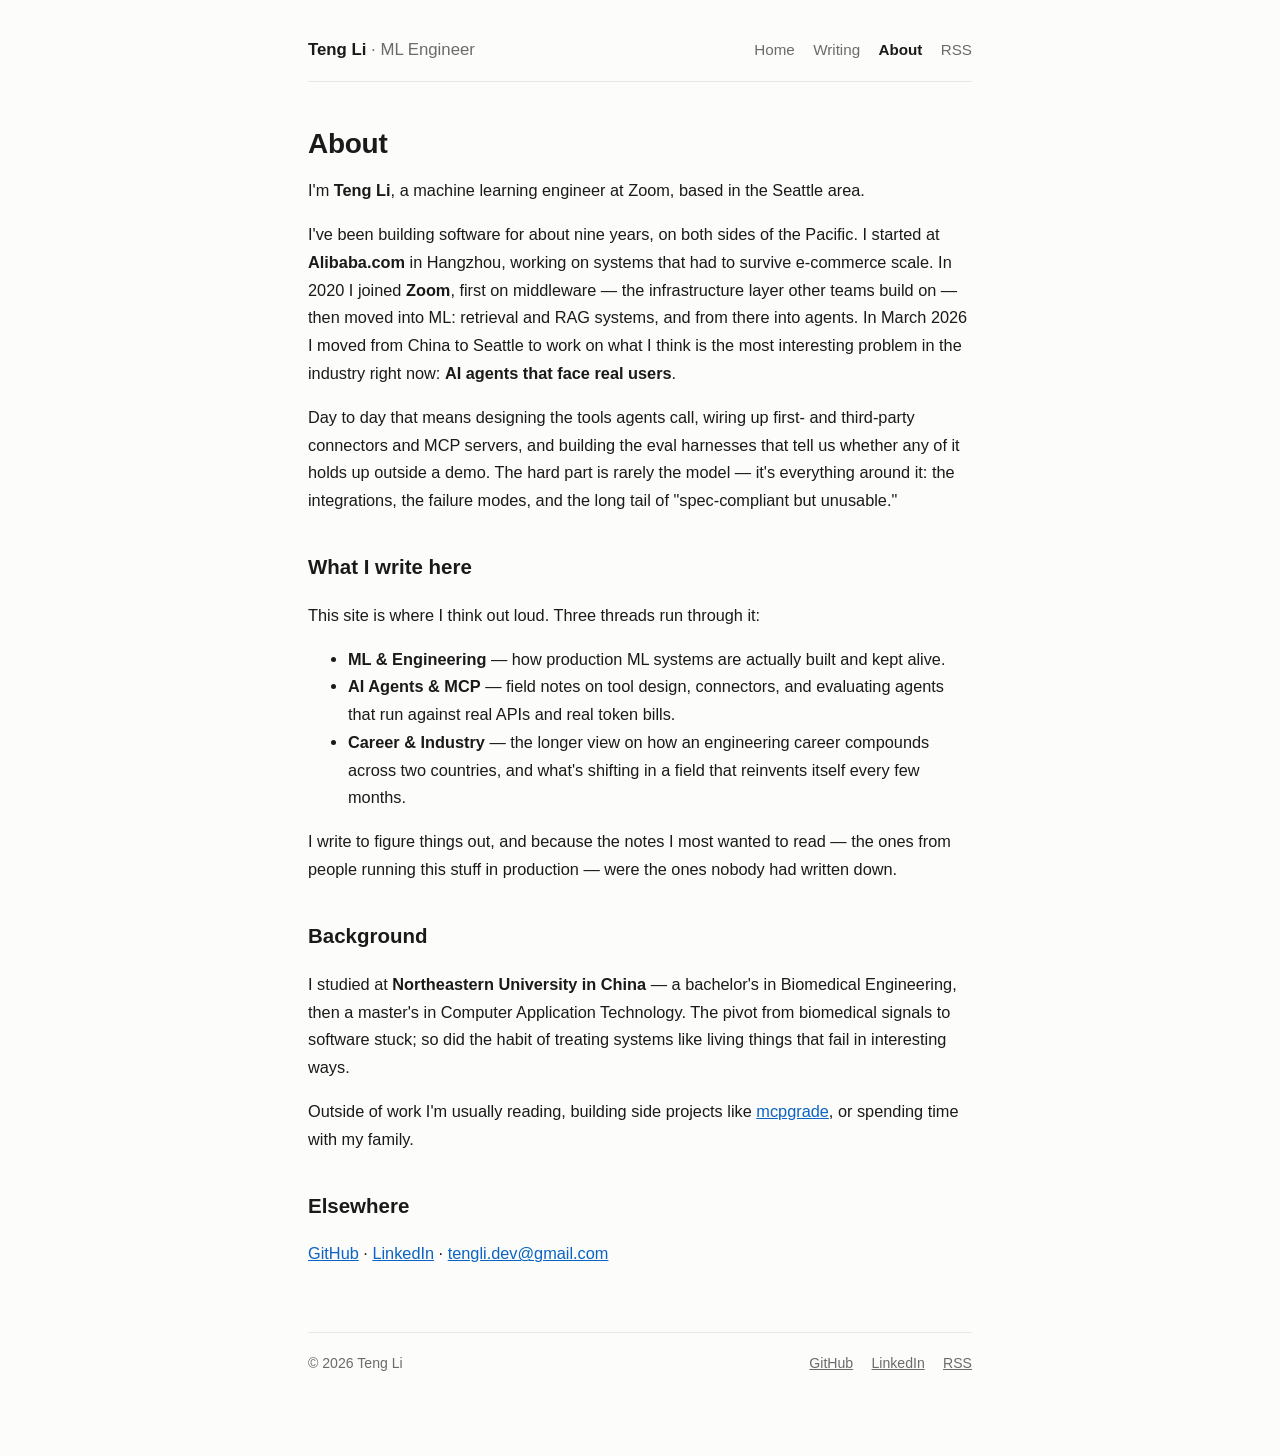
<file: about.html>
<!doctype html>
<html lang="en">
<head>
<meta charset="utf-8">
<meta name="viewport" content="width=device-width, initial-scale=1">
<title>About · Teng Li</title>
<meta name="description" content="About Teng Li — ML engineer in Seattle.">
<meta property="og:title" content="About · Teng Li">
<meta property="og:description" content="About Teng Li — ML engineer in Seattle.">
<meta property="og:image" content="https://tengli.dev/og-card.png">
<meta property="og:type" content="article">
<meta name="twitter:card" content="summary_large_image">
<meta name="twitter:image" content="https://tengli.dev/og-card.png">
<link rel="icon" href="/favicon.svg" type="image/svg+xml">
<link rel="icon" href="/favicon-32.png" type="image/png" sizes="32x32">
<link rel="apple-touch-icon" href="/apple-touch-icon.png">
<link rel="stylesheet" href="/style.css">
<link rel="alternate" type="application/rss+xml" title="Teng Li" href="/feed.xml">
<script type="module" src="https://static.cloudflareinsights.com/beacon.min.js" data-cf-beacon='{"token": "defe20d26eeb449a922ccc8369be85c0"}'></script>
</head>
<body>
<main>
<header class="site">
  <a class="name" href="/">Teng Li <span>· ML Engineer</span></a>
  <nav><a href="/">Home</a><a href="/writing.html">Writing</a><a href="/about.html" class="on">About</a><a href="/feed.xml">RSS</a></nav>
</header>
<div class="prose"><h1>About</h1>
<p>I&#39;m <strong>Teng Li</strong>, a machine learning engineer at Zoom, based in the Seattle area.</p>
<p>I&#39;ve been building software for about nine years, on both sides of the Pacific.
I started at <strong>Alibaba.com</strong> in Hangzhou, working on systems that had to survive
e-commerce scale. In 2020 I joined <strong>Zoom</strong>, first on middleware — the
infrastructure layer other teams build on — then moved into ML: retrieval and
RAG systems, and from there into agents. In March 2026 I moved from China to
Seattle to work on what I think is the most interesting problem in the industry
right now: <strong>AI agents that face real users</strong>.</p>
<p>Day to day that means designing the tools agents call, wiring up first- and
third-party connectors and MCP servers, and building the eval harnesses that
tell us whether any of it holds up outside a demo. The hard part is rarely the
model — it&#39;s everything around it: the integrations, the failure modes, and the
long tail of &quot;spec-compliant but unusable.&quot;</p>
<h2>What I write here</h2>
<p>This site is where I think out loud. Three threads run through it:</p>
<ul>
<li><strong>ML &amp; Engineering</strong> — how production ML systems are actually built and kept alive.</li>
<li><strong>AI Agents &amp; MCP</strong> — field notes on tool design, connectors, and evaluating agents
that run against real APIs and real token bills.</li>
<li><strong>Career &amp; Industry</strong> — the longer view on how an engineering career compounds
across two countries, and what&#39;s shifting in a field that reinvents itself every
few months.</li>
</ul>
<p>I write to figure things out, and because the notes I most wanted to read — the
ones from people running this stuff in production — were the ones nobody had
written down.</p>
<h2>Background</h2>
<p>I studied at <strong>Northeastern University in China</strong> — a bachelor&#39;s in Biomedical
Engineering, then a master&#39;s in Computer Application Technology. The pivot from
biomedical signals to software stuck; so did the habit of treating systems like
living things that fail in interesting ways.</p>
<p>Outside of work I&#39;m usually reading, building side projects like
<a href="https://github.com/tenglidev/mcpgrade">mcpgrade</a>, or spending time with my family.</p>
<h2>Elsewhere</h2>
<p><a href="https://github.com/tenglidev">GitHub</a> ·
<a href="https://www.linkedin.com/in/teng-li-dev/">LinkedIn</a> ·
<a href="mailto:tengli.dev@gmail.com">tengli.dev@gmail.com</a></p>
</div>
<footer class="site">
  <span>© 2026 Teng Li</span>
  <span class="foot-links">
    <a href="https://github.com/tenglidev">GitHub</a>
    <a href="https://www.linkedin.com/in/teng-li-dev/">LinkedIn</a>
    <a href="/feed.xml">RSS</a>
  </span>
</footer>
</main>
</body>
</html>
</file>
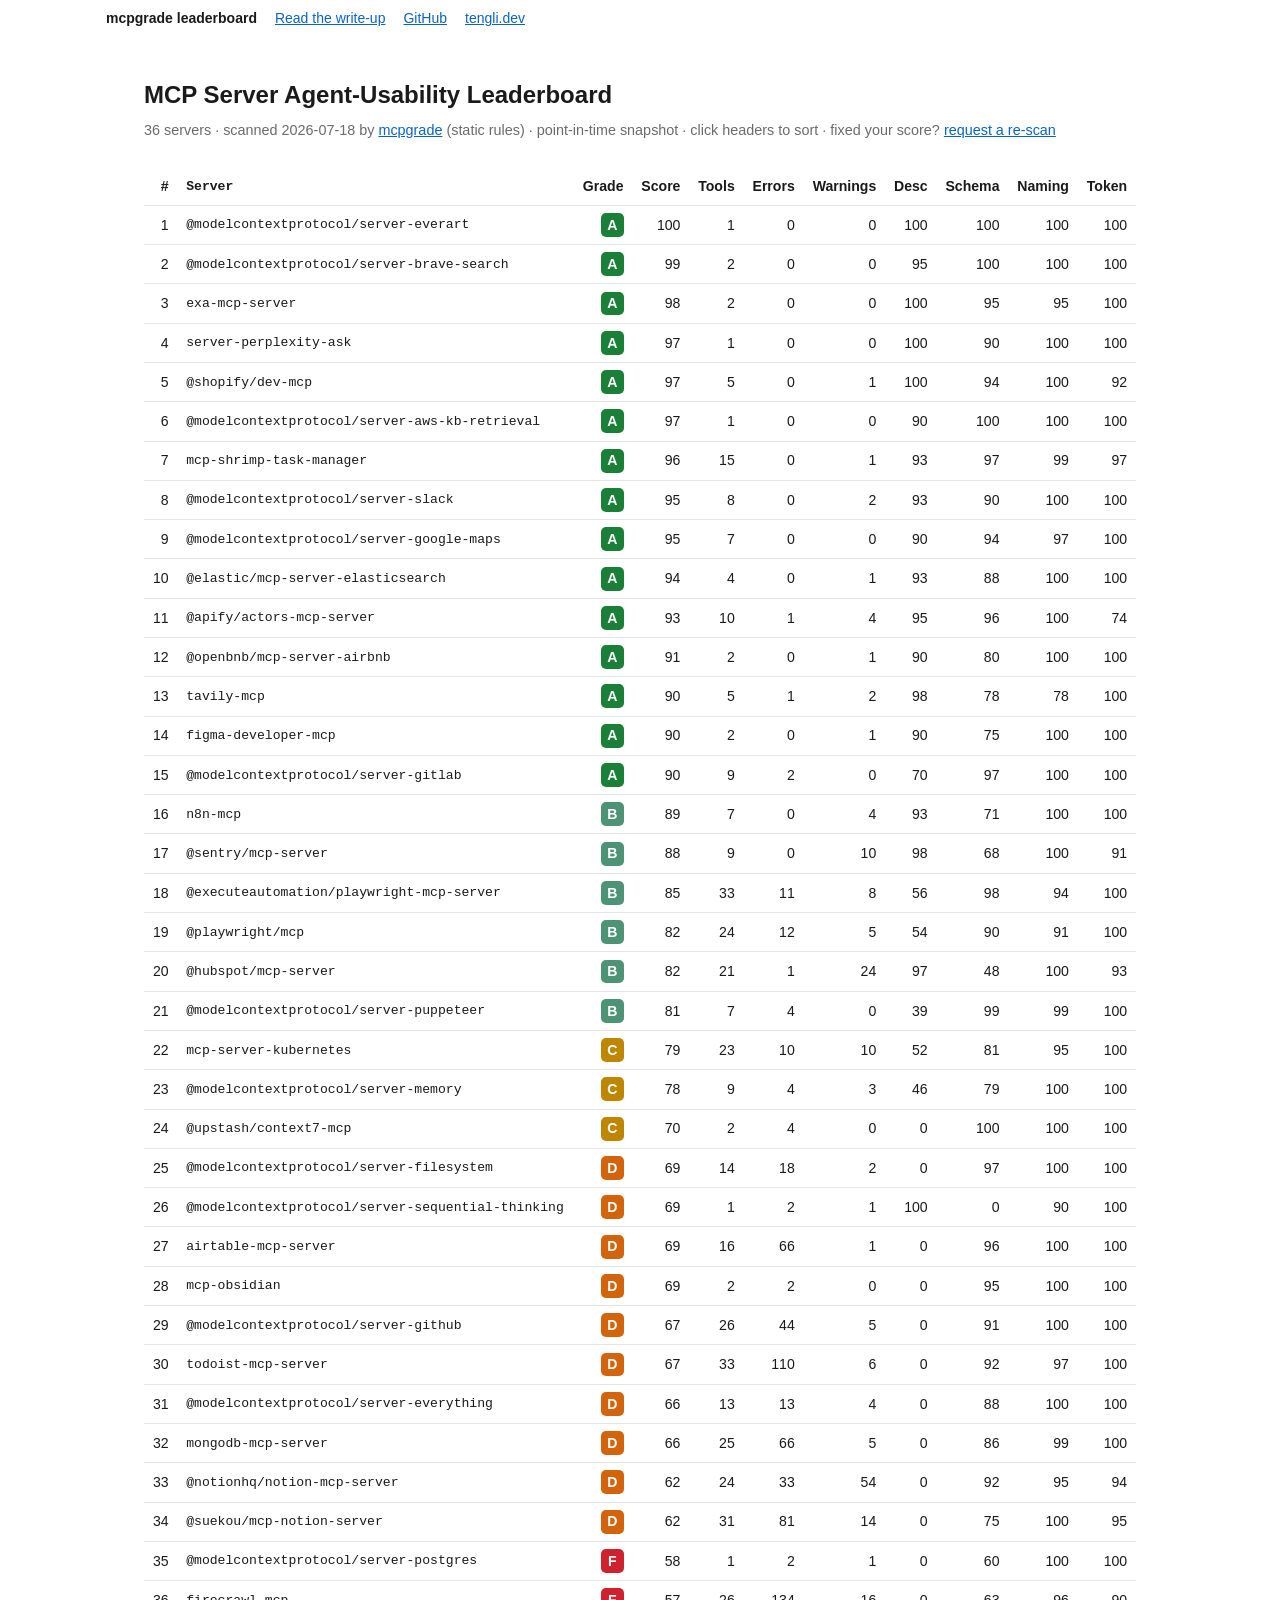
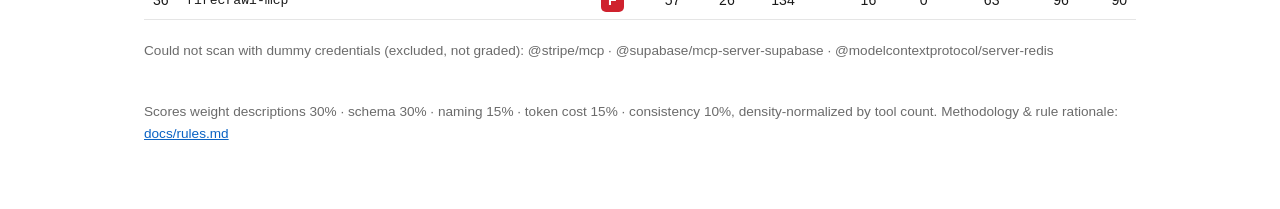
<file: mcp-leaderboard.html>
<!doctype html>
<html lang="en">
<head>
<meta charset="utf-8">
<meta name="viewport" content="width=device-width, initial-scale=1">
<title>MCP Server Agent-Usability Leaderboard · mcpgrade</title>
<meta name="description" content="A-F agent-usability scores for 36 popular MCP servers, measured by mcpgrade.">
<style>
:root{--bg:#fff;--text:#1a1a1a;--muted:#6b6b6b;--border:#e5e5e5;--code:#f6f6f6;color-scheme:light dark}
@media(prefers-color-scheme:dark){:root{--bg:#121212;--text:#e8e8e8;--muted:#9a9a9a;--border:#2a2a2a;--code:#1e1e1e}}
*{box-sizing:border-box}
body{margin:0;background:var(--bg);color:var(--text);font:15px/1.6 -apple-system,"Segoe UI",Helvetica,Arial,sans-serif}
main{max-width:64rem;margin:0 auto;padding:2.5rem 1rem 4rem}
h1{font-size:1.5rem;margin:0 0 .3rem}
.sub{color:var(--muted);font-size:.9rem;margin-bottom:1.6rem}
table{border-collapse:collapse;width:100%;font-size:.88rem}
th,td{border-bottom:1px solid var(--border);padding:.45rem .55rem;text-align:right;white-space:nowrap}
th{cursor:pointer;user-select:none;position:sticky;top:0;background:var(--bg)}
th:hover{color:#0b63c4}
td.name,th.name{text-align:left;font-family:ui-monospace,Menlo,Consolas,monospace;font-size:.82rem}
.grade{display:inline-block;min-width:1.6em;text-align:center;padding:.05em .35em;border-radius:5px;font-weight:700;color:#fff}
.grade.a{background:#1a7f37}.grade.b{background:#4d9375}.grade.c{background:#bf8700}.grade.d{background:#d4640c}.grade.f{background:#cf222e}
.failed{color:var(--muted);font-size:.85rem;margin-top:1.2rem}
footer{margin-top:2.5rem;color:var(--muted);font-size:.85rem}
a{color:#0b63c4}
</style>
<script type="module" src="https://static.cloudflareinsights.com/beacon.min.js" data-cf-beacon='{"token": "defe20d26eeb449a922ccc8369be85c0"}'></script>
<link rel="icon" href="/favicon.svg" type="image/svg+xml">
<link rel="icon" href="/favicon-32.png" type="image/png" sizes="32x32">
<link rel="apple-touch-icon" href="/apple-touch-icon.png">
</head>
<body>
<div style="max-width:1100px;margin:0 auto;padding:10px 16px;font:14px -apple-system,sans-serif;display:flex;gap:18px;flex-wrap:wrap;align-items:center">
<strong>mcpgrade leaderboard</strong>
<a href="https://tengli.dev/posts/mcp-servers-failing-agents.html">Read the write-up</a>
<a href="https://github.com/tenglidev/mcpgrade">GitHub</a>
<a href="https://tengli.dev/">tengli.dev</a>
</div>
<main>
<h1>MCP Server Agent-Usability Leaderboard</h1>
<div class="sub">36 servers · scanned 2026-07-18 by <a href="https://github.com/tenglidev/mcpgrade">mcpgrade</a> (static rules) · point-in-time snapshot · click headers to sort ·
fixed your score? <a href="https://github.com/tenglidev/mcpgrade/issues">request a re-scan</a></div>
<table id="lb">
<thead><tr>
<th>#</th><th class="name">Server</th><th>Grade</th><th>Score</th><th>Tools</th><th>Errors</th><th>Warnings</th><th>Desc</th><th>Schema</th><th>Naming</th><th>Token</th>
</tr></thead>
<tbody>
<tr>
<td>1</td>
<td class="name">@modelcontextprotocol/server-everart</td>
<td><span class="grade a">A</span></td>
<td data-v="100">100</td>
<td data-v="1">1</td>
<td data-v="0">0</td>
<td data-v="0">0</td>
<td data-v="100">100</td>
<td data-v="100">100</td>
<td data-v="100">100</td>
<td data-v="100">100</td>
</tr>
<tr>
<td>2</td>
<td class="name">@modelcontextprotocol/server-brave-search</td>
<td><span class="grade a">A</span></td>
<td data-v="99">99</td>
<td data-v="2">2</td>
<td data-v="0">0</td>
<td data-v="0">0</td>
<td data-v="95">95</td>
<td data-v="100">100</td>
<td data-v="100">100</td>
<td data-v="100">100</td>
</tr>
<tr>
<td>3</td>
<td class="name">exa-mcp-server</td>
<td><span class="grade a">A</span></td>
<td data-v="98">98</td>
<td data-v="2">2</td>
<td data-v="0">0</td>
<td data-v="0">0</td>
<td data-v="100">100</td>
<td data-v="95">95</td>
<td data-v="95">95</td>
<td data-v="100">100</td>
</tr>
<tr>
<td>4</td>
<td class="name">server-perplexity-ask</td>
<td><span class="grade a">A</span></td>
<td data-v="97">97</td>
<td data-v="1">1</td>
<td data-v="0">0</td>
<td data-v="0">0</td>
<td data-v="100">100</td>
<td data-v="90">90</td>
<td data-v="100">100</td>
<td data-v="100">100</td>
</tr>
<tr>
<td>5</td>
<td class="name">@shopify/dev-mcp</td>
<td><span class="grade a">A</span></td>
<td data-v="97">97</td>
<td data-v="5">5</td>
<td data-v="0">0</td>
<td data-v="1">1</td>
<td data-v="100">100</td>
<td data-v="94">94</td>
<td data-v="100">100</td>
<td data-v="92">92</td>
</tr>
<tr>
<td>6</td>
<td class="name">@modelcontextprotocol/server-aws-kb-retrieval</td>
<td><span class="grade a">A</span></td>
<td data-v="97">97</td>
<td data-v="1">1</td>
<td data-v="0">0</td>
<td data-v="0">0</td>
<td data-v="90">90</td>
<td data-v="100">100</td>
<td data-v="100">100</td>
<td data-v="100">100</td>
</tr>
<tr>
<td>7</td>
<td class="name">mcp-shrimp-task-manager</td>
<td><span class="grade a">A</span></td>
<td data-v="96">96</td>
<td data-v="15">15</td>
<td data-v="0">0</td>
<td data-v="1">1</td>
<td data-v="93">93</td>
<td data-v="97">97</td>
<td data-v="99">99</td>
<td data-v="97">97</td>
</tr>
<tr>
<td>8</td>
<td class="name">@modelcontextprotocol/server-slack</td>
<td><span class="grade a">A</span></td>
<td data-v="95">95</td>
<td data-v="8">8</td>
<td data-v="0">0</td>
<td data-v="2">2</td>
<td data-v="93">93</td>
<td data-v="90">90</td>
<td data-v="100">100</td>
<td data-v="100">100</td>
</tr>
<tr>
<td>9</td>
<td class="name">@modelcontextprotocol/server-google-maps</td>
<td><span class="grade a">A</span></td>
<td data-v="95">95</td>
<td data-v="7">7</td>
<td data-v="0">0</td>
<td data-v="0">0</td>
<td data-v="90">90</td>
<td data-v="94">94</td>
<td data-v="97">97</td>
<td data-v="100">100</td>
</tr>
<tr>
<td>10</td>
<td class="name">@elastic/mcp-server-elasticsearch</td>
<td><span class="grade a">A</span></td>
<td data-v="94">94</td>
<td data-v="4">4</td>
<td data-v="0">0</td>
<td data-v="1">1</td>
<td data-v="93">93</td>
<td data-v="88">88</td>
<td data-v="100">100</td>
<td data-v="100">100</td>
</tr>
<tr>
<td>11</td>
<td class="name">@apify/actors-mcp-server</td>
<td><span class="grade a">A</span></td>
<td data-v="93">93</td>
<td data-v="10">10</td>
<td data-v="1">1</td>
<td data-v="4">4</td>
<td data-v="95">95</td>
<td data-v="96">96</td>
<td data-v="100">100</td>
<td data-v="74">74</td>
</tr>
<tr>
<td>12</td>
<td class="name">@openbnb/mcp-server-airbnb</td>
<td><span class="grade a">A</span></td>
<td data-v="91">91</td>
<td data-v="2">2</td>
<td data-v="0">0</td>
<td data-v="1">1</td>
<td data-v="90">90</td>
<td data-v="80">80</td>
<td data-v="100">100</td>
<td data-v="100">100</td>
</tr>
<tr>
<td>13</td>
<td class="name">tavily-mcp</td>
<td><span class="grade a">A</span></td>
<td data-v="90">90</td>
<td data-v="5">5</td>
<td data-v="1">1</td>
<td data-v="2">2</td>
<td data-v="98">98</td>
<td data-v="78">78</td>
<td data-v="78">78</td>
<td data-v="100">100</td>
</tr>
<tr>
<td>14</td>
<td class="name">figma-developer-mcp</td>
<td><span class="grade a">A</span></td>
<td data-v="90">90</td>
<td data-v="2">2</td>
<td data-v="0">0</td>
<td data-v="1">1</td>
<td data-v="90">90</td>
<td data-v="75">75</td>
<td data-v="100">100</td>
<td data-v="100">100</td>
</tr>
<tr>
<td>15</td>
<td class="name">@modelcontextprotocol/server-gitlab</td>
<td><span class="grade a">A</span></td>
<td data-v="90">90</td>
<td data-v="9">9</td>
<td data-v="2">2</td>
<td data-v="0">0</td>
<td data-v="70">70</td>
<td data-v="97">97</td>
<td data-v="100">100</td>
<td data-v="100">100</td>
</tr>
<tr>
<td>16</td>
<td class="name">n8n-mcp</td>
<td><span class="grade b">B</span></td>
<td data-v="89">89</td>
<td data-v="7">7</td>
<td data-v="0">0</td>
<td data-v="4">4</td>
<td data-v="93">93</td>
<td data-v="71">71</td>
<td data-v="100">100</td>
<td data-v="100">100</td>
</tr>
<tr>
<td>17</td>
<td class="name">@sentry/mcp-server</td>
<td><span class="grade b">B</span></td>
<td data-v="88">88</td>
<td data-v="9">9</td>
<td data-v="0">0</td>
<td data-v="10">10</td>
<td data-v="98">98</td>
<td data-v="68">68</td>
<td data-v="100">100</td>
<td data-v="91">91</td>
</tr>
<tr>
<td>18</td>
<td class="name">@executeautomation/playwright-mcp-server</td>
<td><span class="grade b">B</span></td>
<td data-v="85">85</td>
<td data-v="33">33</td>
<td data-v="11">11</td>
<td data-v="8">8</td>
<td data-v="56">56</td>
<td data-v="98">98</td>
<td data-v="94">94</td>
<td data-v="100">100</td>
</tr>
<tr>
<td>19</td>
<td class="name">@playwright/mcp</td>
<td><span class="grade b">B</span></td>
<td data-v="82">82</td>
<td data-v="24">24</td>
<td data-v="12">12</td>
<td data-v="5">5</td>
<td data-v="54">54</td>
<td data-v="90">90</td>
<td data-v="91">91</td>
<td data-v="100">100</td>
</tr>
<tr>
<td>20</td>
<td class="name">@hubspot/mcp-server</td>
<td><span class="grade b">B</span></td>
<td data-v="82">82</td>
<td data-v="21">21</td>
<td data-v="1">1</td>
<td data-v="24">24</td>
<td data-v="97">97</td>
<td data-v="48">48</td>
<td data-v="100">100</td>
<td data-v="93">93</td>
</tr>
<tr>
<td>21</td>
<td class="name">@modelcontextprotocol/server-puppeteer</td>
<td><span class="grade b">B</span></td>
<td data-v="81">81</td>
<td data-v="7">7</td>
<td data-v="4">4</td>
<td data-v="0">0</td>
<td data-v="39">39</td>
<td data-v="99">99</td>
<td data-v="99">99</td>
<td data-v="100">100</td>
</tr>
<tr>
<td>22</td>
<td class="name">mcp-server-kubernetes</td>
<td><span class="grade c">C</span></td>
<td data-v="79">79</td>
<td data-v="23">23</td>
<td data-v="10">10</td>
<td data-v="10">10</td>
<td data-v="52">52</td>
<td data-v="81">81</td>
<td data-v="95">95</td>
<td data-v="100">100</td>
</tr>
<tr>
<td>23</td>
<td class="name">@modelcontextprotocol/server-memory</td>
<td><span class="grade c">C</span></td>
<td data-v="78">78</td>
<td data-v="9">9</td>
<td data-v="4">4</td>
<td data-v="3">3</td>
<td data-v="46">46</td>
<td data-v="79">79</td>
<td data-v="100">100</td>
<td data-v="100">100</td>
</tr>
<tr>
<td>24</td>
<td class="name">@upstash/context7-mcp</td>
<td><span class="grade c">C</span></td>
<td data-v="70">70</td>
<td data-v="2">2</td>
<td data-v="4">4</td>
<td data-v="0">0</td>
<td data-v="0">0</td>
<td data-v="100">100</td>
<td data-v="100">100</td>
<td data-v="100">100</td>
</tr>
<tr>
<td>25</td>
<td class="name">@modelcontextprotocol/server-filesystem</td>
<td><span class="grade d">D</span></td>
<td data-v="69">69</td>
<td data-v="14">14</td>
<td data-v="18">18</td>
<td data-v="2">2</td>
<td data-v="0">0</td>
<td data-v="97">97</td>
<td data-v="100">100</td>
<td data-v="100">100</td>
</tr>
<tr>
<td>26</td>
<td class="name">@modelcontextprotocol/server-sequential-thinking</td>
<td><span class="grade d">D</span></td>
<td data-v="69">69</td>
<td data-v="1">1</td>
<td data-v="2">2</td>
<td data-v="1">1</td>
<td data-v="100">100</td>
<td data-v="0">0</td>
<td data-v="90">90</td>
<td data-v="100">100</td>
</tr>
<tr>
<td>27</td>
<td class="name">airtable-mcp-server</td>
<td><span class="grade d">D</span></td>
<td data-v="69">69</td>
<td data-v="16">16</td>
<td data-v="66">66</td>
<td data-v="1">1</td>
<td data-v="0">0</td>
<td data-v="96">96</td>
<td data-v="100">100</td>
<td data-v="100">100</td>
</tr>
<tr>
<td>28</td>
<td class="name">mcp-obsidian</td>
<td><span class="grade d">D</span></td>
<td data-v="69">69</td>
<td data-v="2">2</td>
<td data-v="2">2</td>
<td data-v="0">0</td>
<td data-v="0">0</td>
<td data-v="95">95</td>
<td data-v="100">100</td>
<td data-v="100">100</td>
</tr>
<tr>
<td>29</td>
<td class="name">@modelcontextprotocol/server-github</td>
<td><span class="grade d">D</span></td>
<td data-v="67">67</td>
<td data-v="26">26</td>
<td data-v="44">44</td>
<td data-v="5">5</td>
<td data-v="0">0</td>
<td data-v="91">91</td>
<td data-v="100">100</td>
<td data-v="100">100</td>
</tr>
<tr>
<td>30</td>
<td class="name">todoist-mcp-server</td>
<td><span class="grade d">D</span></td>
<td data-v="67">67</td>
<td data-v="33">33</td>
<td data-v="110">110</td>
<td data-v="6">6</td>
<td data-v="0">0</td>
<td data-v="92">92</td>
<td data-v="97">97</td>
<td data-v="100">100</td>
</tr>
<tr>
<td>31</td>
<td class="name">@modelcontextprotocol/server-everything</td>
<td><span class="grade d">D</span></td>
<td data-v="66">66</td>
<td data-v="13">13</td>
<td data-v="13">13</td>
<td data-v="4">4</td>
<td data-v="0">0</td>
<td data-v="88">88</td>
<td data-v="100">100</td>
<td data-v="100">100</td>
</tr>
<tr>
<td>32</td>
<td class="name">mongodb-mcp-server</td>
<td><span class="grade d">D</span></td>
<td data-v="66">66</td>
<td data-v="25">25</td>
<td data-v="66">66</td>
<td data-v="5">5</td>
<td data-v="0">0</td>
<td data-v="86">86</td>
<td data-v="99">99</td>
<td data-v="100">100</td>
</tr>
<tr>
<td>33</td>
<td class="name">@notionhq/notion-mcp-server</td>
<td><span class="grade d">D</span></td>
<td data-v="62">62</td>
<td data-v="24">24</td>
<td data-v="33">33</td>
<td data-v="54">54</td>
<td data-v="0">0</td>
<td data-v="92">92</td>
<td data-v="95">95</td>
<td data-v="94">94</td>
</tr>
<tr>
<td>34</td>
<td class="name">@suekou/mcp-notion-server</td>
<td><span class="grade d">D</span></td>
<td data-v="62">62</td>
<td data-v="31">31</td>
<td data-v="81">81</td>
<td data-v="14">14</td>
<td data-v="0">0</td>
<td data-v="75">75</td>
<td data-v="100">100</td>
<td data-v="95">95</td>
</tr>
<tr>
<td>35</td>
<td class="name">@modelcontextprotocol/server-postgres</td>
<td><span class="grade f">F</span></td>
<td data-v="58">58</td>
<td data-v="1">1</td>
<td data-v="2">2</td>
<td data-v="1">1</td>
<td data-v="0">0</td>
<td data-v="60">60</td>
<td data-v="100">100</td>
<td data-v="100">100</td>
</tr>
<tr>
<td>36</td>
<td class="name">firecrawl-mcp</td>
<td><span class="grade f">F</span></td>
<td data-v="57">57</td>
<td data-v="26">26</td>
<td data-v="134">134</td>
<td data-v="16">16</td>
<td data-v="0">0</td>
<td data-v="63">63</td>
<td data-v="96">96</td>
<td data-v="90">90</td>
</tr>
</tbody>
</table>
<p class="failed">Could not scan with dummy credentials (excluded, not graded): @stripe/mcp · @supabase/mcp-server-supabase · @modelcontextprotocol/server-redis</p>
<footer>Scores weight descriptions 30% · schema 30% · naming 15% · token cost 15% · consistency 10%, density-normalized by tool count.
Methodology &amp; rule rationale: <a href="https://github.com/tenglidev/mcpgrade/blob/main/docs/rules.md">docs/rules.md</a></footer>
</main>
<script>
document.querySelectorAll("#lb th").forEach((th,i)=>{
  th.addEventListener("click",()=>{
    const tb=document.querySelector("#lb tbody");
    const dir=th.dataset.dir==="asc"?-1:1;th.dataset.dir=dir===1?"asc":"desc";
    [...tb.rows].sort((a,b)=>{
      const av=a.cells[i].dataset.v??a.cells[i].textContent, bv=b.cells[i].dataset.v??b.cells[i].textContent;
      const an=parseFloat(av), bn=parseFloat(bv);
      return (isNaN(an)||isNaN(bn)) ? av.localeCompare(bv)*-dir : (bn-an)*dir;
    }).forEach(r=>tb.appendChild(r));
  });
});
</script>
</body>
</html>
</file>
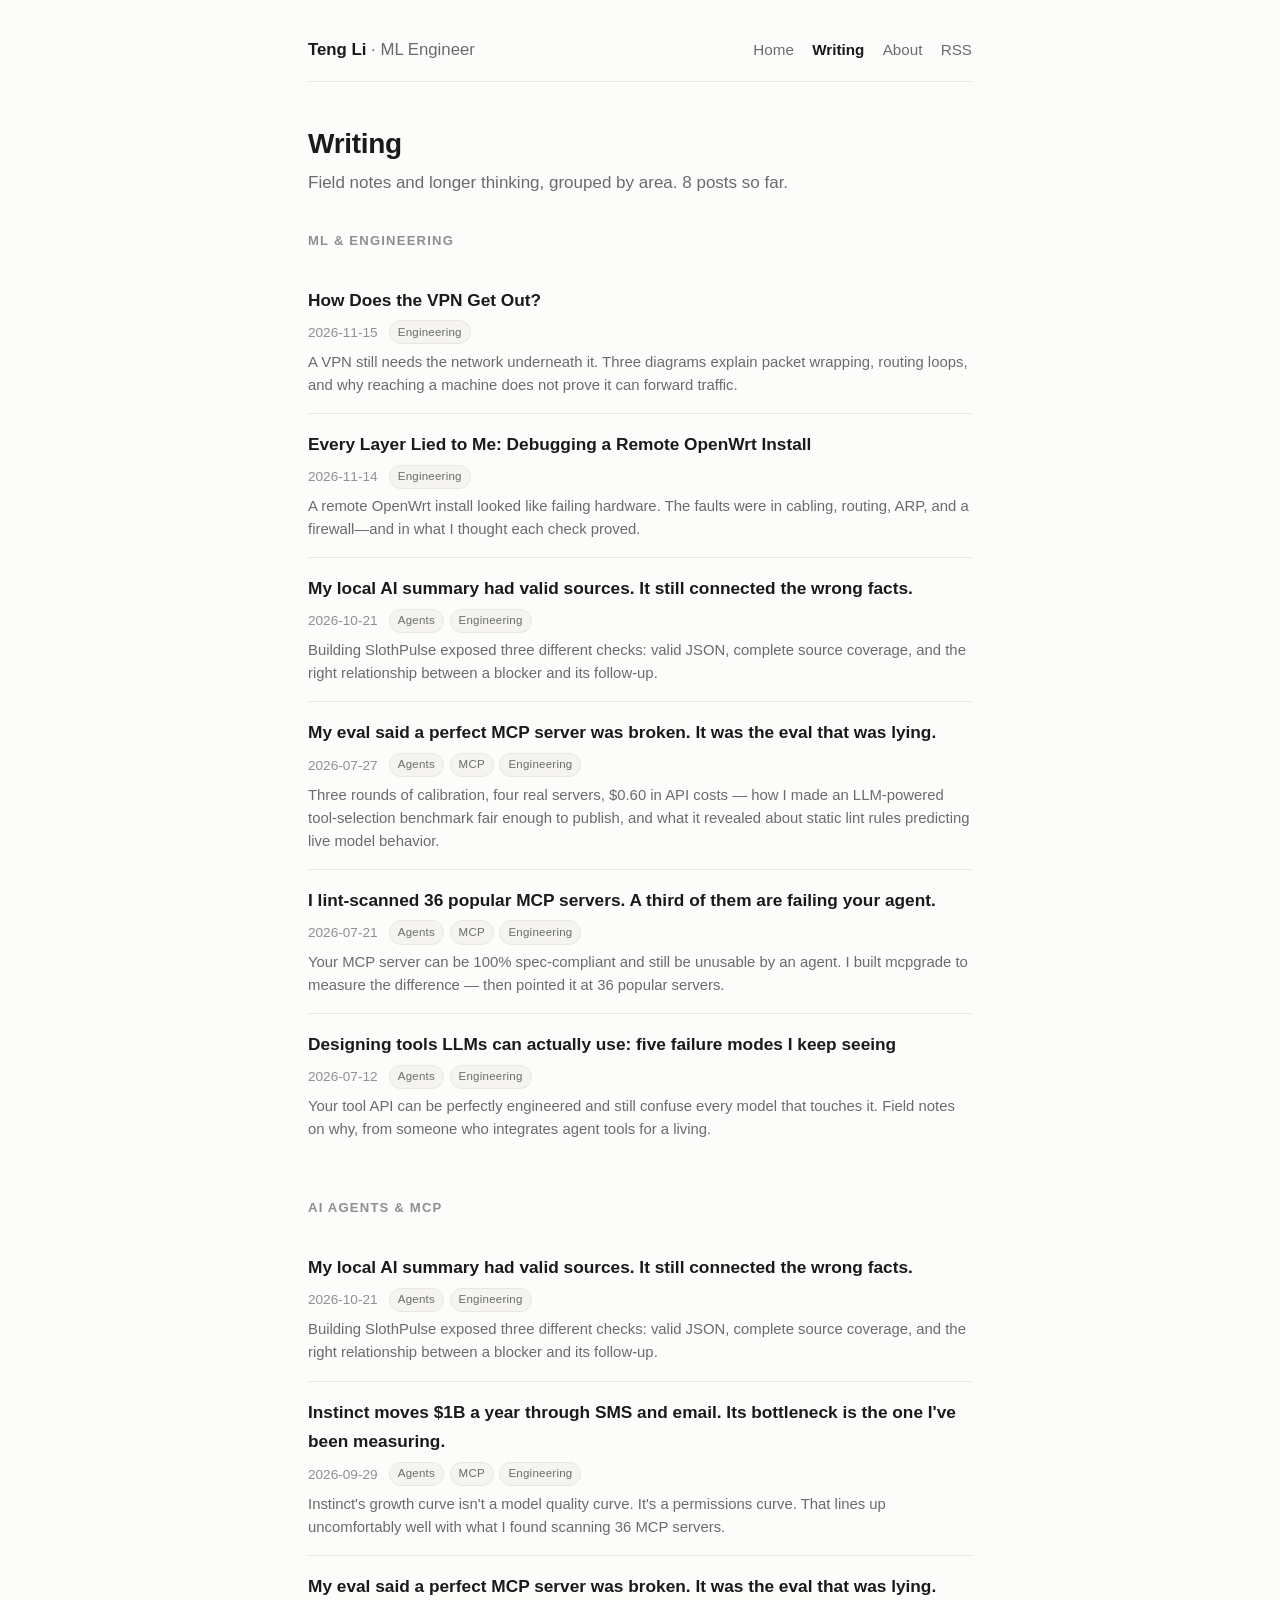
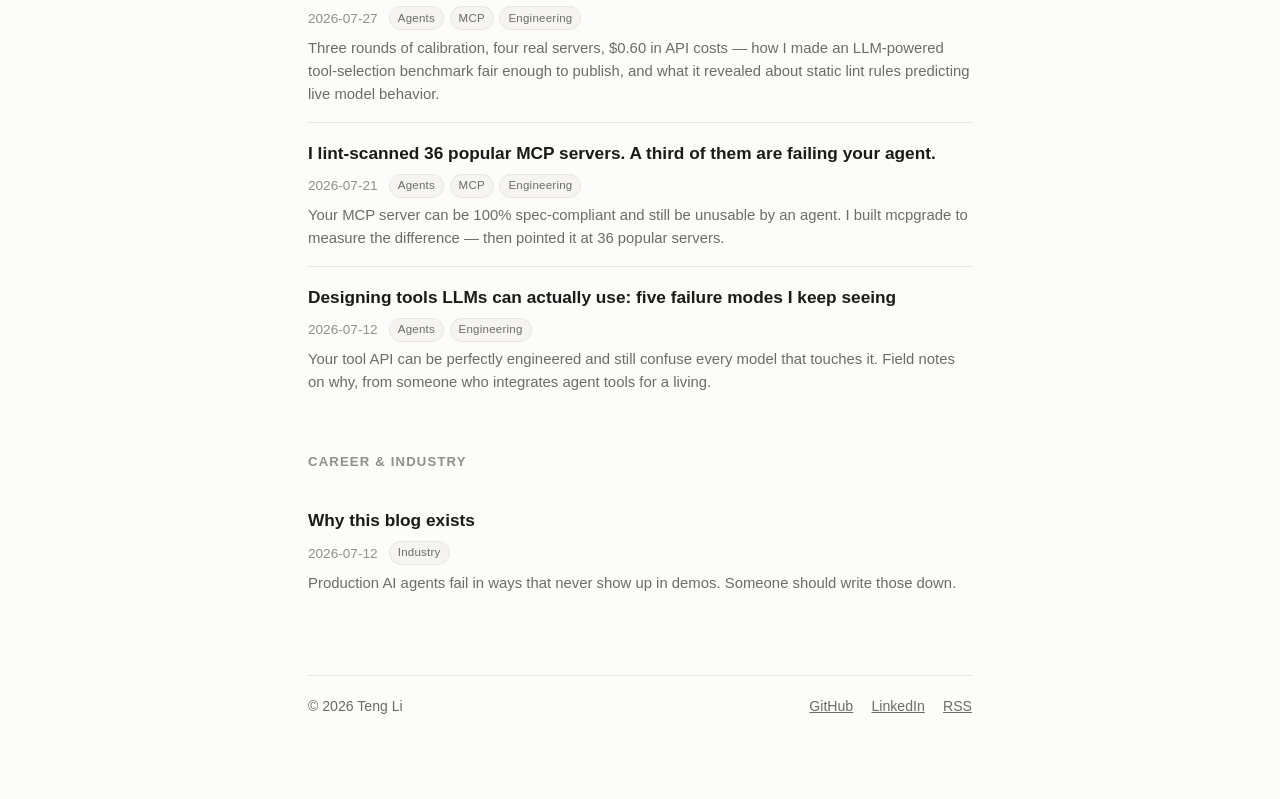
<file: writing.html>
<!doctype html>
<html lang="en">
<head>
<meta charset="utf-8">
<meta name="viewport" content="width=device-width, initial-scale=1">
<title>Writing · Teng Li</title>
<meta name="description" content="Writing by Teng Li — ML systems, AI agents, and career notes.">
<meta property="og:title" content="Writing · Teng Li">
<meta property="og:description" content="Writing by Teng Li — ML systems, AI agents, and career notes.">
<meta property="og:image" content="https://tengli.dev/og-card.png">
<meta property="og:type" content="article">
<meta name="twitter:card" content="summary_large_image">
<meta name="twitter:image" content="https://tengli.dev/og-card.png">
<link rel="icon" href="/favicon.svg" type="image/svg+xml">
<link rel="icon" href="/favicon-32.png" type="image/png" sizes="32x32">
<link rel="apple-touch-icon" href="/apple-touch-icon.png">
<link rel="stylesheet" href="/style.css">
<link rel="alternate" type="application/rss+xml" title="Teng Li" href="/feed.xml">
<script type="module" src="https://static.cloudflareinsights.com/beacon.min.js" data-cf-beacon='{"token": "defe20d26eeb449a922ccc8369be85c0"}'></script>
</head>
<body>
<main>
<header class="site">
  <a class="name" href="/">Teng Li <span>· ML Engineer</span></a>
  <nav><a href="/">Home</a><a href="/writing.html" class="on">Writing</a><a href="/about.html">About</a><a href="/feed.xml">RSS</a></nav>
</header>
<h1>Writing</h1>
<p class="page-lede">Field notes and longer thinking, grouped by area. 8 posts so far.</p>
<section class="topic-group" id="engineering">
  <h2 class="block-title">ML & Engineering</h2>
  <ul class="post-list">
<li class="post-item">
  <a class="post-link" href="/posts/tunnel-must-not-tunnel-itself.html">How Does the VPN Get Out?</a>
  <div class="post-row">
    <time datetime="2026-11-15">2026-11-15</time>
    <span class="chips"><span class="chip">Engineering</span></span>
  </div>
  <p class="post-desc">A VPN still needs the network underneath it. Three diagrams explain packet wrapping, routing loops, and why reaching a machine does not prove it can forward traffic.</p>
</li>


<li class="post-item">
  <a class="post-link" href="/posts/every-layer-lied.html">Every Layer Lied to Me: Debugging a Remote OpenWrt Install</a>
  <div class="post-row">
    <time datetime="2026-11-14">2026-11-14</time>
    <span class="chips"><span class="chip">Engineering</span></span>
  </div>
  <p class="post-desc">A remote OpenWrt install looked like failing hardware. The faults were in cabling, routing, ARP, and a firewall—and in what I thought each check proved.</p>
</li>

<li class="post-item">
  <a class="post-link" href="/posts/slothpulse-source-bindings.html">My local AI summary had valid sources. It still connected the wrong facts.</a>
  <div class="post-row">
    <time datetime="2026-10-21">2026-10-21</time>
    <span class="chips"><span class="chip">Agents</span><span class="chip">Engineering</span></span>
  </div>
  <p class="post-desc">Building SlothPulse exposed three different checks: valid JSON, complete source coverage, and the right relationship between a blocker and its follow-up.</p>
</li>

    <li class="post-item">
  <a class="post-link" href="/posts/calibrating-mcp-evals.html">My eval said a perfect MCP server was broken. It was the eval that was lying.</a>
  <div class="post-row">
    <time datetime="2026-07-27">2026-07-27</time>
    <span class="chips"><span class="chip">Agents</span><span class="chip">MCP</span><span class="chip">Engineering</span></span>
  </div>
  <p class="post-desc">Three rounds of calibration, four real servers, $0.60 in API costs — how I made an LLM-powered tool-selection benchmark fair enough to publish, and what it revealed about static lint rules predicting live model behavior.</p>
</li>
<li class="post-item">
  <a class="post-link" href="/posts/mcp-servers-failing-agents.html">I lint-scanned 36 popular MCP servers. A third of them are failing your agent.</a>
  <div class="post-row">
    <time datetime="2026-07-21">2026-07-21</time>
    <span class="chips"><span class="chip">Agents</span><span class="chip">MCP</span><span class="chip">Engineering</span></span>
  </div>
  <p class="post-desc">Your MCP server can be 100% spec-compliant and still be unusable by an agent. I built mcpgrade to measure the difference — then pointed it at 36 popular servers.</p>
</li>
<li class="post-item">
  <a class="post-link" href="/posts/tool-design-for-llms.html">Designing tools LLMs can actually use: five failure modes I keep seeing</a>
  <div class="post-row">
    <time datetime="2026-07-12">2026-07-12</time>
    <span class="chips"><span class="chip">Agents</span><span class="chip">Engineering</span></span>
  </div>
  <p class="post-desc">Your tool API can be perfectly engineered and still confuse every model that touches it. Field notes on why, from someone who integrates agent tools for a living.</p>
</li>
  </ul>
</section>
<section class="topic-group" id="agents">
  <h2 class="block-title">AI Agents & MCP</h2>
  <ul class="post-list">
<li class="post-item">
  <a class="post-link" href="/posts/slothpulse-source-bindings.html">My local AI summary had valid sources. It still connected the wrong facts.</a>
  <div class="post-row">
    <time datetime="2026-10-21">2026-10-21</time>
    <span class="chips"><span class="chip">Agents</span><span class="chip">Engineering</span></span>
  </div>
  <p class="post-desc">Building SlothPulse exposed three different checks: valid JSON, complete source coverage, and the right relationship between a blocker and its follow-up.</p>
</li>

    <li class="post-item">
  <a class="post-link" href="/posts/instinct-permissions-bottleneck.html">Instinct moves $1B a year through SMS and email. Its bottleneck is the one I&#39;ve been measuring.</a>
  <div class="post-row">
    <time datetime="2026-09-29">2026-09-29</time>
    <span class="chips"><span class="chip">Agents</span><span class="chip">MCP</span><span class="chip">Engineering</span></span>
  </div>
  <p class="post-desc">Instinct&#39;s growth curve isn&#39;t a model quality curve. It&#39;s a permissions curve. That lines up uncomfortably well with what I found scanning 36 MCP servers.</p>
</li>
<li class="post-item">
  <a class="post-link" href="/posts/calibrating-mcp-evals.html">My eval said a perfect MCP server was broken. It was the eval that was lying.</a>
  <div class="post-row">
    <time datetime="2026-07-27">2026-07-27</time>
    <span class="chips"><span class="chip">Agents</span><span class="chip">MCP</span><span class="chip">Engineering</span></span>
  </div>
  <p class="post-desc">Three rounds of calibration, four real servers, $0.60 in API costs — how I made an LLM-powered tool-selection benchmark fair enough to publish, and what it revealed about static lint rules predicting live model behavior.</p>
</li>
<li class="post-item">
  <a class="post-link" href="/posts/mcp-servers-failing-agents.html">I lint-scanned 36 popular MCP servers. A third of them are failing your agent.</a>
  <div class="post-row">
    <time datetime="2026-07-21">2026-07-21</time>
    <span class="chips"><span class="chip">Agents</span><span class="chip">MCP</span><span class="chip">Engineering</span></span>
  </div>
  <p class="post-desc">Your MCP server can be 100% spec-compliant and still be unusable by an agent. I built mcpgrade to measure the difference — then pointed it at 36 popular servers.</p>
</li>
<li class="post-item">
  <a class="post-link" href="/posts/tool-design-for-llms.html">Designing tools LLMs can actually use: five failure modes I keep seeing</a>
  <div class="post-row">
    <time datetime="2026-07-12">2026-07-12</time>
    <span class="chips"><span class="chip">Agents</span><span class="chip">Engineering</span></span>
  </div>
  <p class="post-desc">Your tool API can be perfectly engineered and still confuse every model that touches it. Field notes on why, from someone who integrates agent tools for a living.</p>
</li>
  </ul>
</section>
<section class="topic-group" id="career">
  <h2 class="block-title">Career & Industry</h2>
  <ul class="post-list">
    <li class="post-item">
  <a class="post-link" href="/posts/hello-world.html">Why this blog exists</a>
  <div class="post-row">
    <time datetime="2026-07-12">2026-07-12</time>
    <span class="chips"><span class="chip">Industry</span></span>
  </div>
  <p class="post-desc">Production AI agents fail in ways that never show up in demos. Someone should write those down.</p>
</li>
  </ul>
</section>
<footer class="site">
  <span>© 2026 Teng Li</span>
  <span class="foot-links">
    <a href="https://github.com/tenglidev">GitHub</a>
    <a href="https://www.linkedin.com/in/teng-li-dev/">LinkedIn</a>
    <a href="/feed.xml">RSS</a>
  </span>
</footer>
</main>
</body>
</html>
</file>
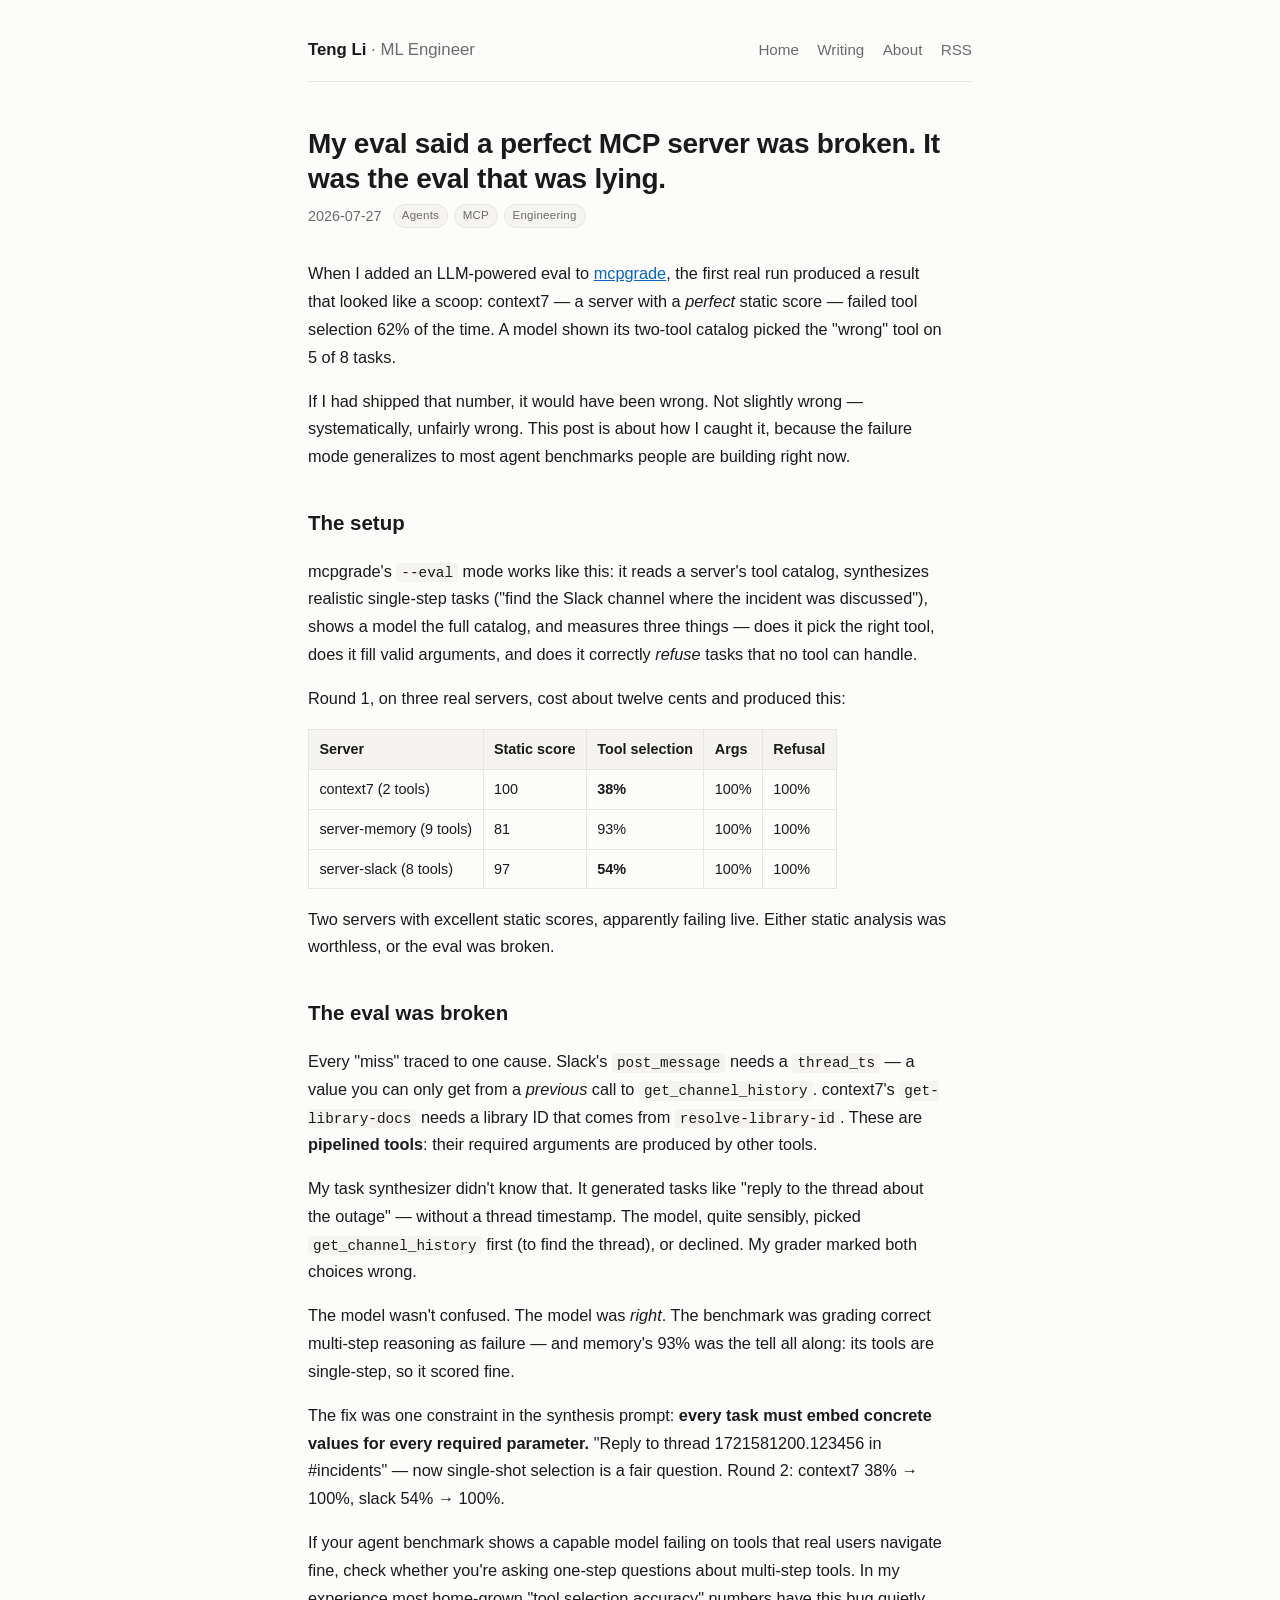
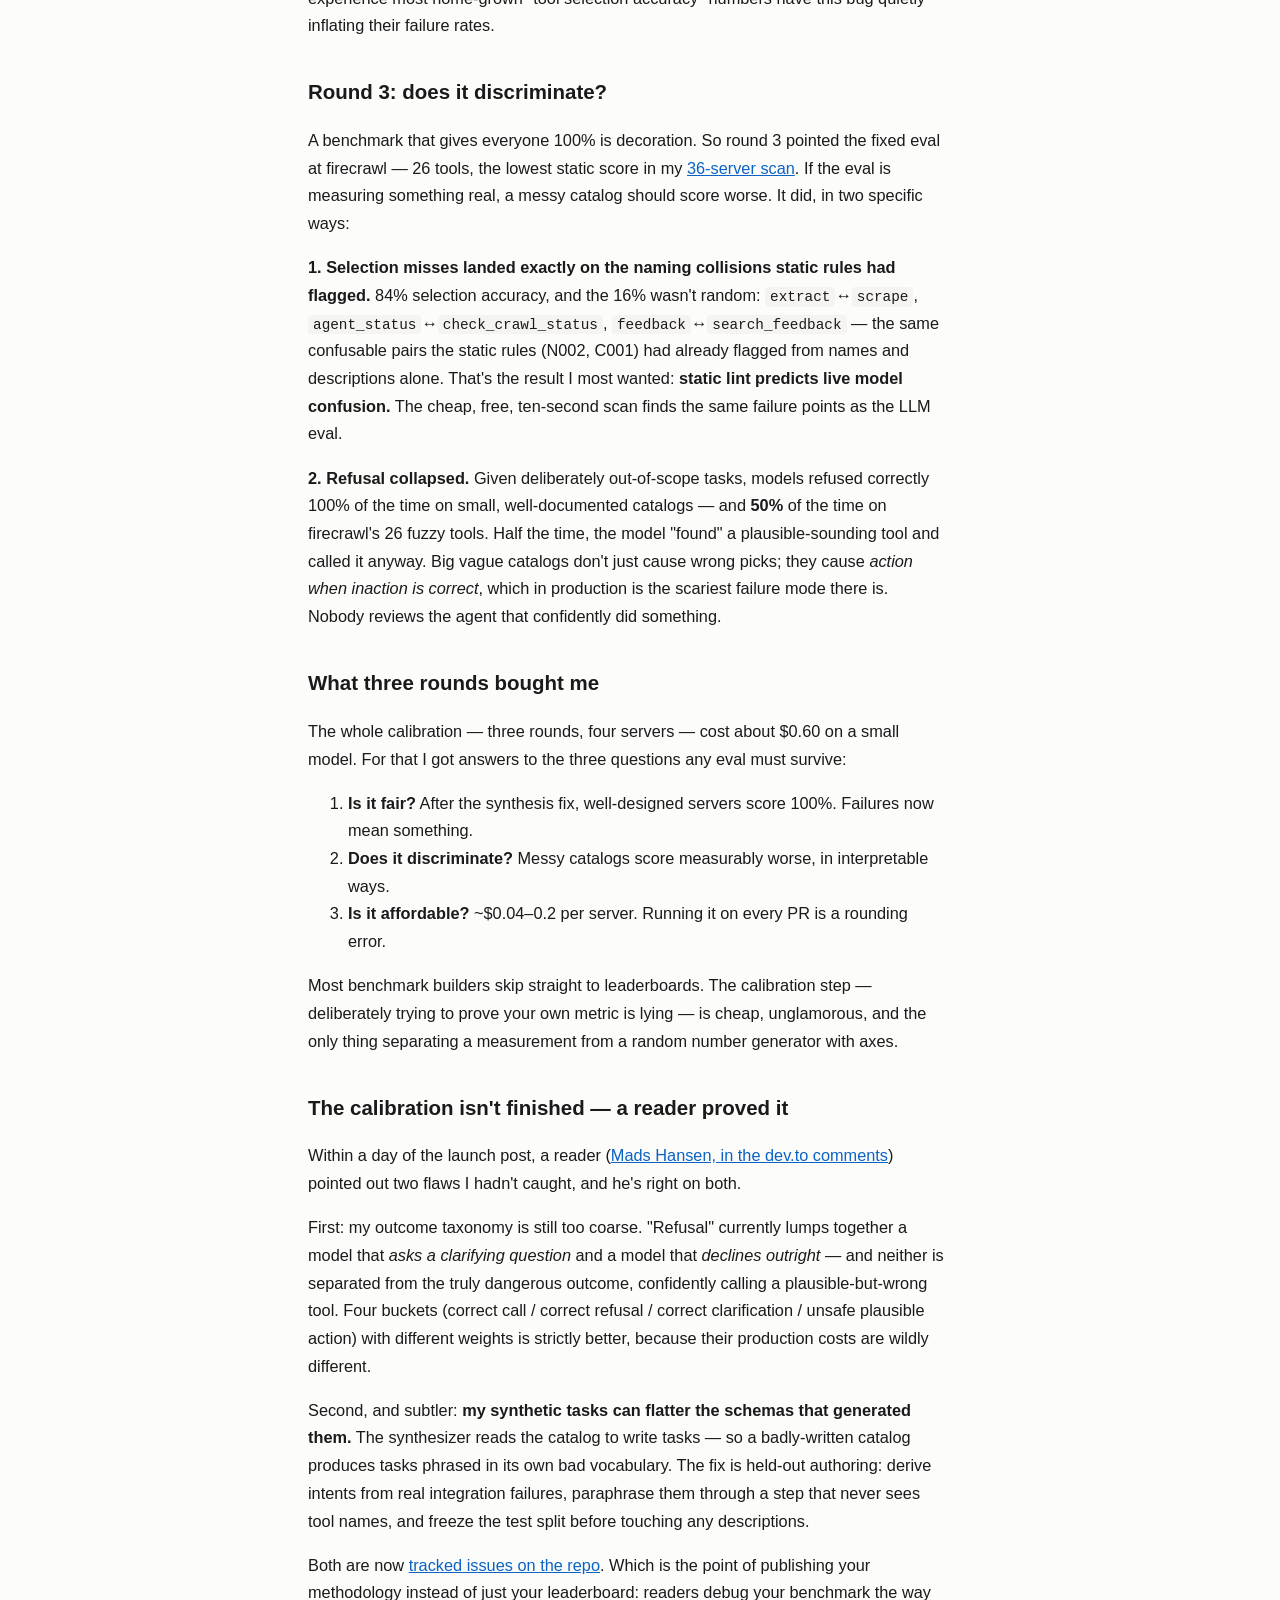
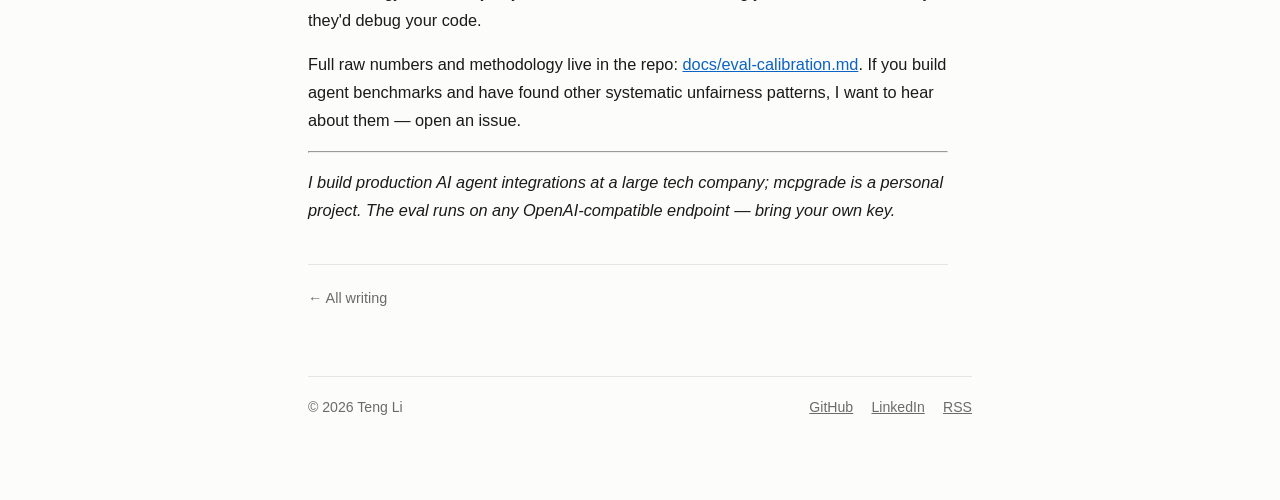
<file: posts/calibrating-mcp-evals.html>
<!doctype html>
<html lang="en">
<head>
<meta charset="utf-8">
<meta name="viewport" content="width=device-width, initial-scale=1">
<title>My eval said a perfect MCP server was broken. It was the eval that was lying. · Teng Li</title>
<meta name="description" content="Three rounds of calibration, four real servers, $0.60 in API costs — how I made an LLM-powered tool-selection benchmark fair enough to publish, and what it revealed about static lint rules predicting live model behavior.">
<meta property="og:title" content="My eval said a perfect MCP server was broken. It was the eval that was lying. · Teng Li">
<meta property="og:description" content="Three rounds of calibration, four real servers, $0.60 in API costs — how I made an LLM-powered tool-selection benchmark fair enough to publish, and what it revealed about static lint rules predicting live model behavior.">
<meta property="og:image" content="https://tengli.dev/og-card.png">
<meta property="og:type" content="article">
<meta name="twitter:card" content="summary_large_image">
<meta name="twitter:image" content="https://tengli.dev/og-card.png">
<link rel="icon" href="/favicon.svg" type="image/svg+xml">
<link rel="icon" href="/favicon-32.png" type="image/png" sizes="32x32">
<link rel="apple-touch-icon" href="/apple-touch-icon.png">
<link rel="stylesheet" href="/style.css">
<link rel="alternate" type="application/rss+xml" title="Teng Li" href="/feed.xml">
<script type="module" src="https://static.cloudflareinsights.com/beacon.min.js" data-cf-beacon='{"token": "defe20d26eeb449a922ccc8369be85c0"}'></script>
</head>
<body>
<main>
<header class="site">
  <a class="name" href="/">Teng Li <span>· ML Engineer</span></a>
  <nav><a href="/">Home</a><a href="/writing.html">Writing</a><a href="/about.html">About</a><a href="/feed.xml">RSS</a></nav>
</header>
<article>
<h1>My eval said a perfect MCP server was broken. It was the eval that was lying.</h1>
<p class="post-meta"><time datetime="2026-07-27">2026-07-27</time><span class="chips"><span class="chip">Agents</span><span class="chip">MCP</span><span class="chip">Engineering</span></span></p>
<p>When I added an LLM-powered eval to <a href="https://github.com/tenglidev/mcpgrade">mcpgrade</a>, the first real run produced a result that looked like a scoop: context7 — a server with a <em>perfect</em> static score — failed tool selection 62% of the time. A model shown its two-tool catalog picked the &quot;wrong&quot; tool on 5 of 8 tasks.</p>
<p>If I had shipped that number, it would have been wrong. Not slightly wrong — systematically, unfairly wrong. This post is about how I caught it, because the failure mode generalizes to most agent benchmarks people are building right now.</p>
<h2>The setup</h2>
<p>mcpgrade&#39;s <code>--eval</code> mode works like this: it reads a server&#39;s tool catalog, synthesizes realistic single-step tasks (&quot;find the Slack channel where the incident was discussed&quot;), shows a model the full catalog, and measures three things — does it pick the right tool, does it fill valid arguments, and does it correctly <em>refuse</em> tasks that no tool can handle.</p>
<p>Round 1, on three real servers, cost about twelve cents and produced this:</p>
<table>
<thead>
<tr>
<th>Server</th>
<th>Static score</th>
<th>Tool selection</th>
<th>Args</th>
<th>Refusal</th>
</tr>
</thead>
<tbody><tr>
<td>context7 (2 tools)</td>
<td>100</td>
<td><strong>38%</strong></td>
<td>100%</td>
<td>100%</td>
</tr>
<tr>
<td>server-memory (9 tools)</td>
<td>81</td>
<td>93%</td>
<td>100%</td>
<td>100%</td>
</tr>
<tr>
<td>server-slack (8 tools)</td>
<td>97</td>
<td><strong>54%</strong></td>
<td>100%</td>
<td>100%</td>
</tr>
</tbody></table>
<p>Two servers with excellent static scores, apparently failing live. Either static analysis was worthless, or the eval was broken.</p>
<h2>The eval was broken</h2>
<p>Every &quot;miss&quot; traced to one cause. Slack&#39;s <code>post_message</code> needs a <code>thread_ts</code> — a value you can only get from a <em>previous</em> call to <code>get_channel_history</code>. context7&#39;s <code>get-library-docs</code> needs a library ID that comes from <code>resolve-library-id</code>. These are <strong>pipelined tools</strong>: their required arguments are produced by other tools.</p>
<p>My task synthesizer didn&#39;t know that. It generated tasks like &quot;reply to the thread about the outage&quot; — without a thread timestamp. The model, quite sensibly, picked <code>get_channel_history</code> first (to find the thread), or declined. My grader marked both choices wrong.</p>
<p>The model wasn&#39;t confused. The model was <em>right</em>. The benchmark was grading correct multi-step reasoning as failure — and memory&#39;s 93% was the tell all along: its tools are single-step, so it scored fine.</p>
<p>The fix was one constraint in the synthesis prompt: <strong>every task must embed concrete values for every required parameter.</strong> &quot;Reply to thread 1721581200.123456 in #incidents&quot; — now single-shot selection is a fair question. Round 2: context7 38% → 100%, slack 54% → 100%.</p>
<p>If your agent benchmark shows a capable model failing on tools that real users navigate fine, check whether you&#39;re asking one-step questions about multi-step tools. In my experience most home-grown &quot;tool selection accuracy&quot; numbers have this bug quietly inflating their failure rates.</p>
<h2>Round 3: does it discriminate?</h2>
<p>A benchmark that gives everyone 100% is decoration. So round 3 pointed the fixed eval at firecrawl — 26 tools, the lowest static score in my <a href="/posts/mcp-servers-failing-agents.html">36-server scan</a>. If the eval is measuring something real, a messy catalog should score worse. It did, in two specific ways:</p>
<p><strong>1. Selection misses landed exactly on the naming collisions static rules had flagged.</strong> 84% selection accuracy, and the 16% wasn&#39;t random: <code>extract</code>↔<code>scrape</code>, <code>agent_status</code>↔<code>check_crawl_status</code>, <code>feedback</code>↔<code>search_feedback</code> — the same confusable pairs the static rules (N002, C001) had already flagged from names and descriptions alone. That&#39;s the result I most wanted: <strong>static lint predicts live model confusion.</strong> The cheap, free, ten-second scan finds the same failure points as the LLM eval.</p>
<p><strong>2. Refusal collapsed.</strong> Given deliberately out-of-scope tasks, models refused correctly 100% of the time on small, well-documented catalogs — and <strong>50%</strong> of the time on firecrawl&#39;s 26 fuzzy tools. Half the time, the model &quot;found&quot; a plausible-sounding tool and called it anyway. Big vague catalogs don&#39;t just cause wrong picks; they cause <em>action when inaction is correct</em>, which in production is the scariest failure mode there is. Nobody reviews the agent that confidently did something.</p>
<h2>What three rounds bought me</h2>
<p>The whole calibration — three rounds, four servers — cost about $0.60 on a small model. For that I got answers to the three questions any eval must survive:</p>
<ol>
<li><strong>Is it fair?</strong> After the synthesis fix, well-designed servers score 100%. Failures now mean something.</li>
<li><strong>Does it discriminate?</strong> Messy catalogs score measurably worse, in interpretable ways.</li>
<li><strong>Is it affordable?</strong> ~$0.04–0.2 per server. Running it on every PR is a rounding error.</li>
</ol>
<p>Most benchmark builders skip straight to leaderboards. The calibration step — deliberately trying to prove your own metric is lying — is cheap, unglamorous, and the only thing separating a measurement from a random number generator with axes.</p>
<h2>The calibration isn&#39;t finished — a reader proved it</h2>
<p>Within a day of the launch post, a reader (<a href="https://dev.to/mads_hansen_27b33ebfee4c9/comment/3bjlc">Mads Hansen, in the dev.to comments</a>) pointed out two flaws I hadn&#39;t caught, and he&#39;s right on both.</p>
<p>First: my outcome taxonomy is still too coarse. &quot;Refusal&quot; currently lumps together a model that <em>asks a clarifying question</em> and a model that <em>declines outright</em> — and neither is separated from the truly dangerous outcome, confidently calling a plausible-but-wrong tool. Four buckets (correct call / correct refusal / correct clarification / unsafe plausible action) with different weights is strictly better, because their production costs are wildly different.</p>
<p>Second, and subtler: <strong>my synthetic tasks can flatter the schemas that generated them.</strong> The synthesizer reads the catalog to write tasks — so a badly-written catalog produces tasks phrased in its own bad vocabulary. The fix is held-out authoring: derive intents from real integration failures, paraphrase them through a step that never sees tool names, and freeze the test split before touching any descriptions.</p>
<p>Both are now <a href="https://github.com/tenglidev/mcpgrade/issues">tracked issues on the repo</a>. Which is the point of publishing your methodology instead of just your leaderboard: readers debug your benchmark the way they&#39;d debug your code.</p>
<p>Full raw numbers and methodology live in the repo: <a href="https://github.com/tenglidev/mcpgrade/blob/main/docs/eval-calibration.md">docs/eval-calibration.md</a>. If you build agent benchmarks and have found other systematic unfairness patterns, I want to hear about them — open an issue.</p>
<hr>
<p><em>I build production AI agent integrations at a large tech company; mcpgrade is a personal project. The eval runs on any OpenAI-compatible endpoint — bring your own key.</em></p>

<hr class="post-end">
<p class="post-nav"><a href="/writing.html">← All writing</a></p>
</article>
<footer class="site">
  <span>© 2026 Teng Li</span>
  <span class="foot-links">
    <a href="https://github.com/tenglidev">GitHub</a>
    <a href="https://www.linkedin.com/in/teng-li-dev/">LinkedIn</a>
    <a href="/feed.xml">RSS</a>
  </span>
</footer>
</main>
</body>
</html>
</file>
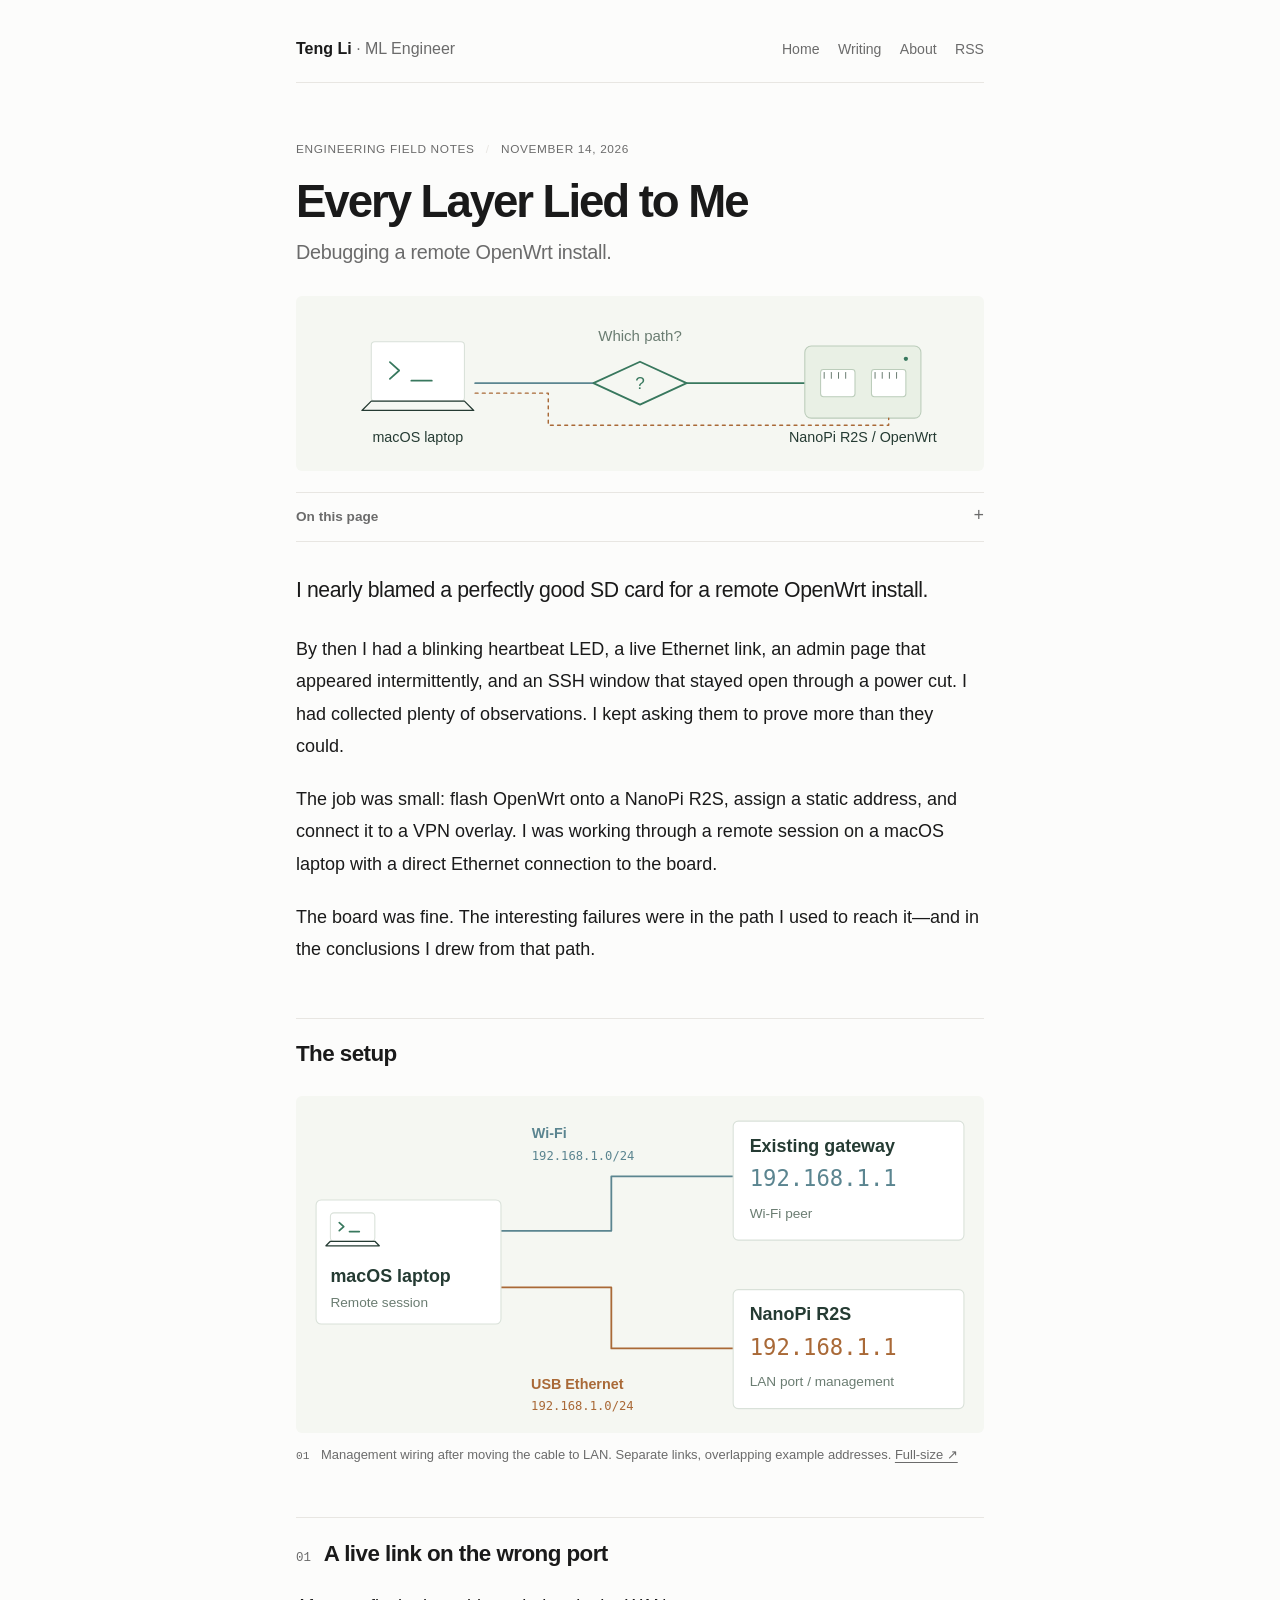
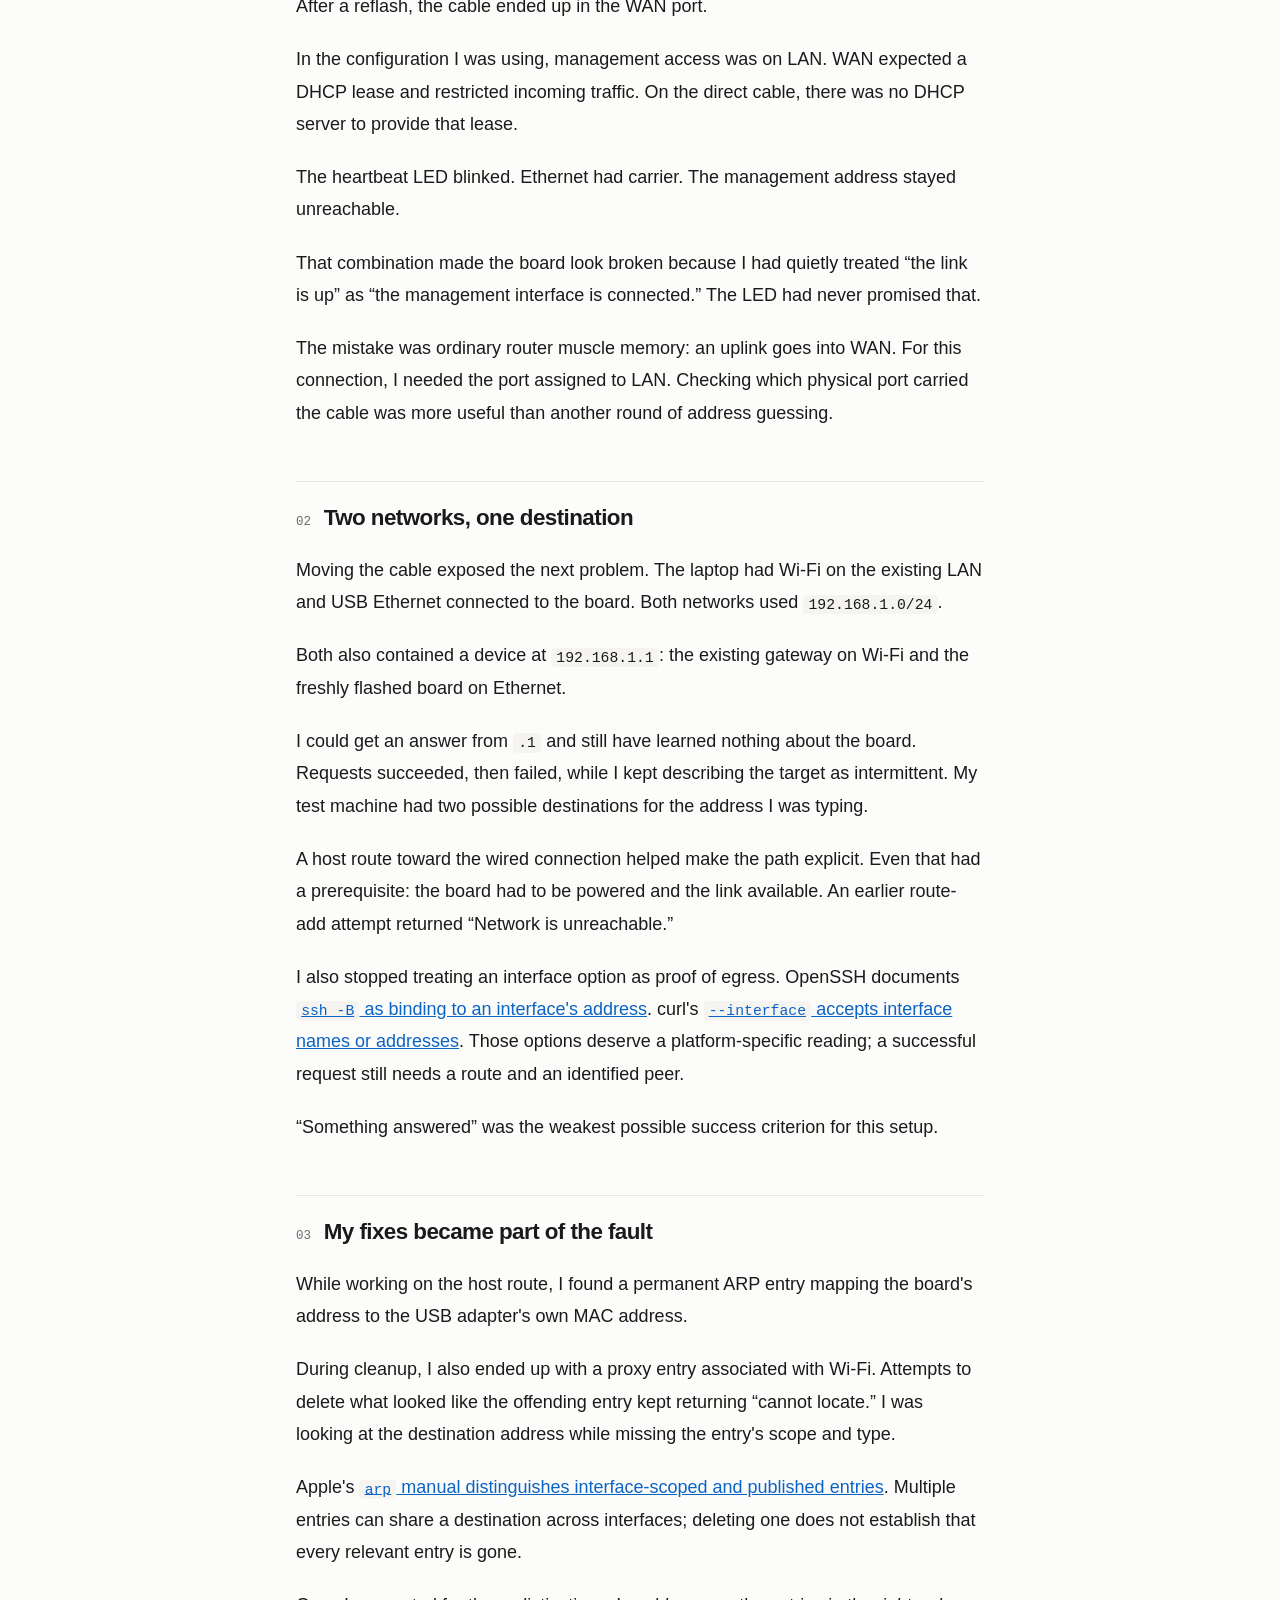
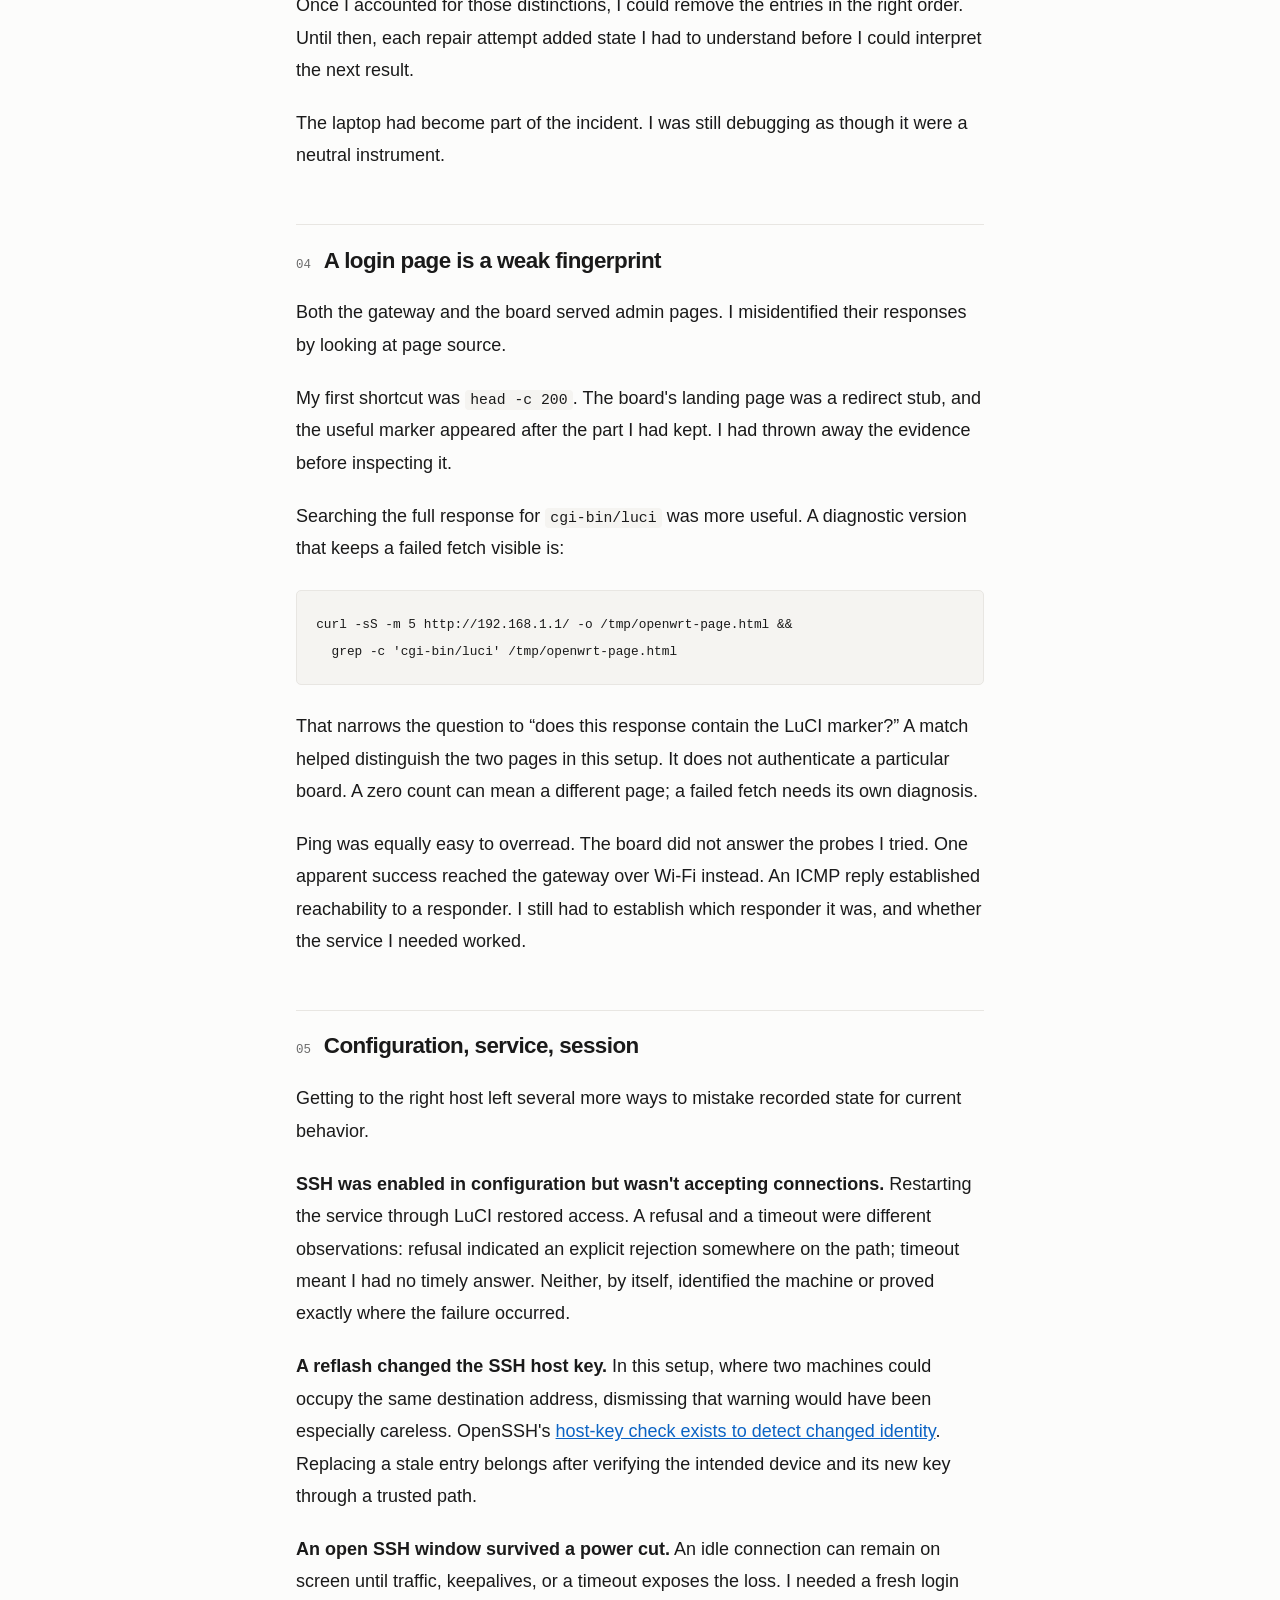
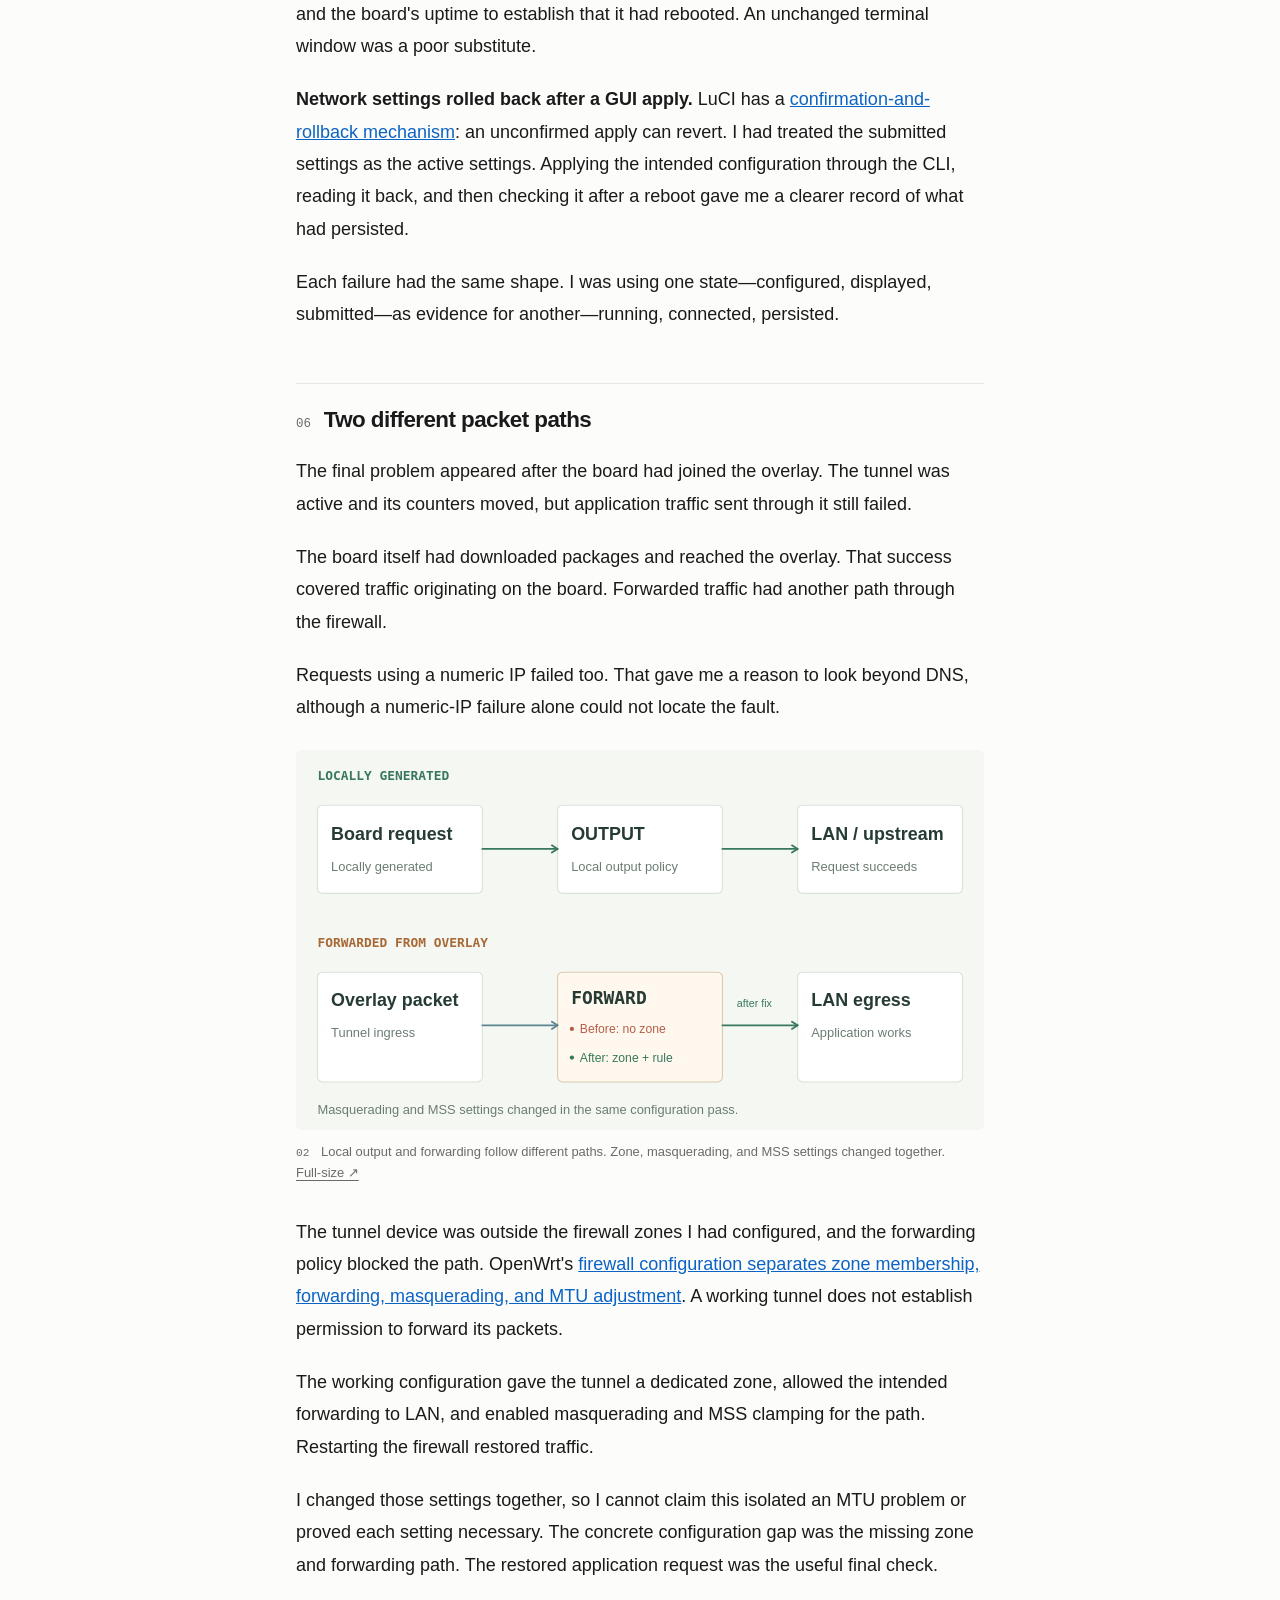
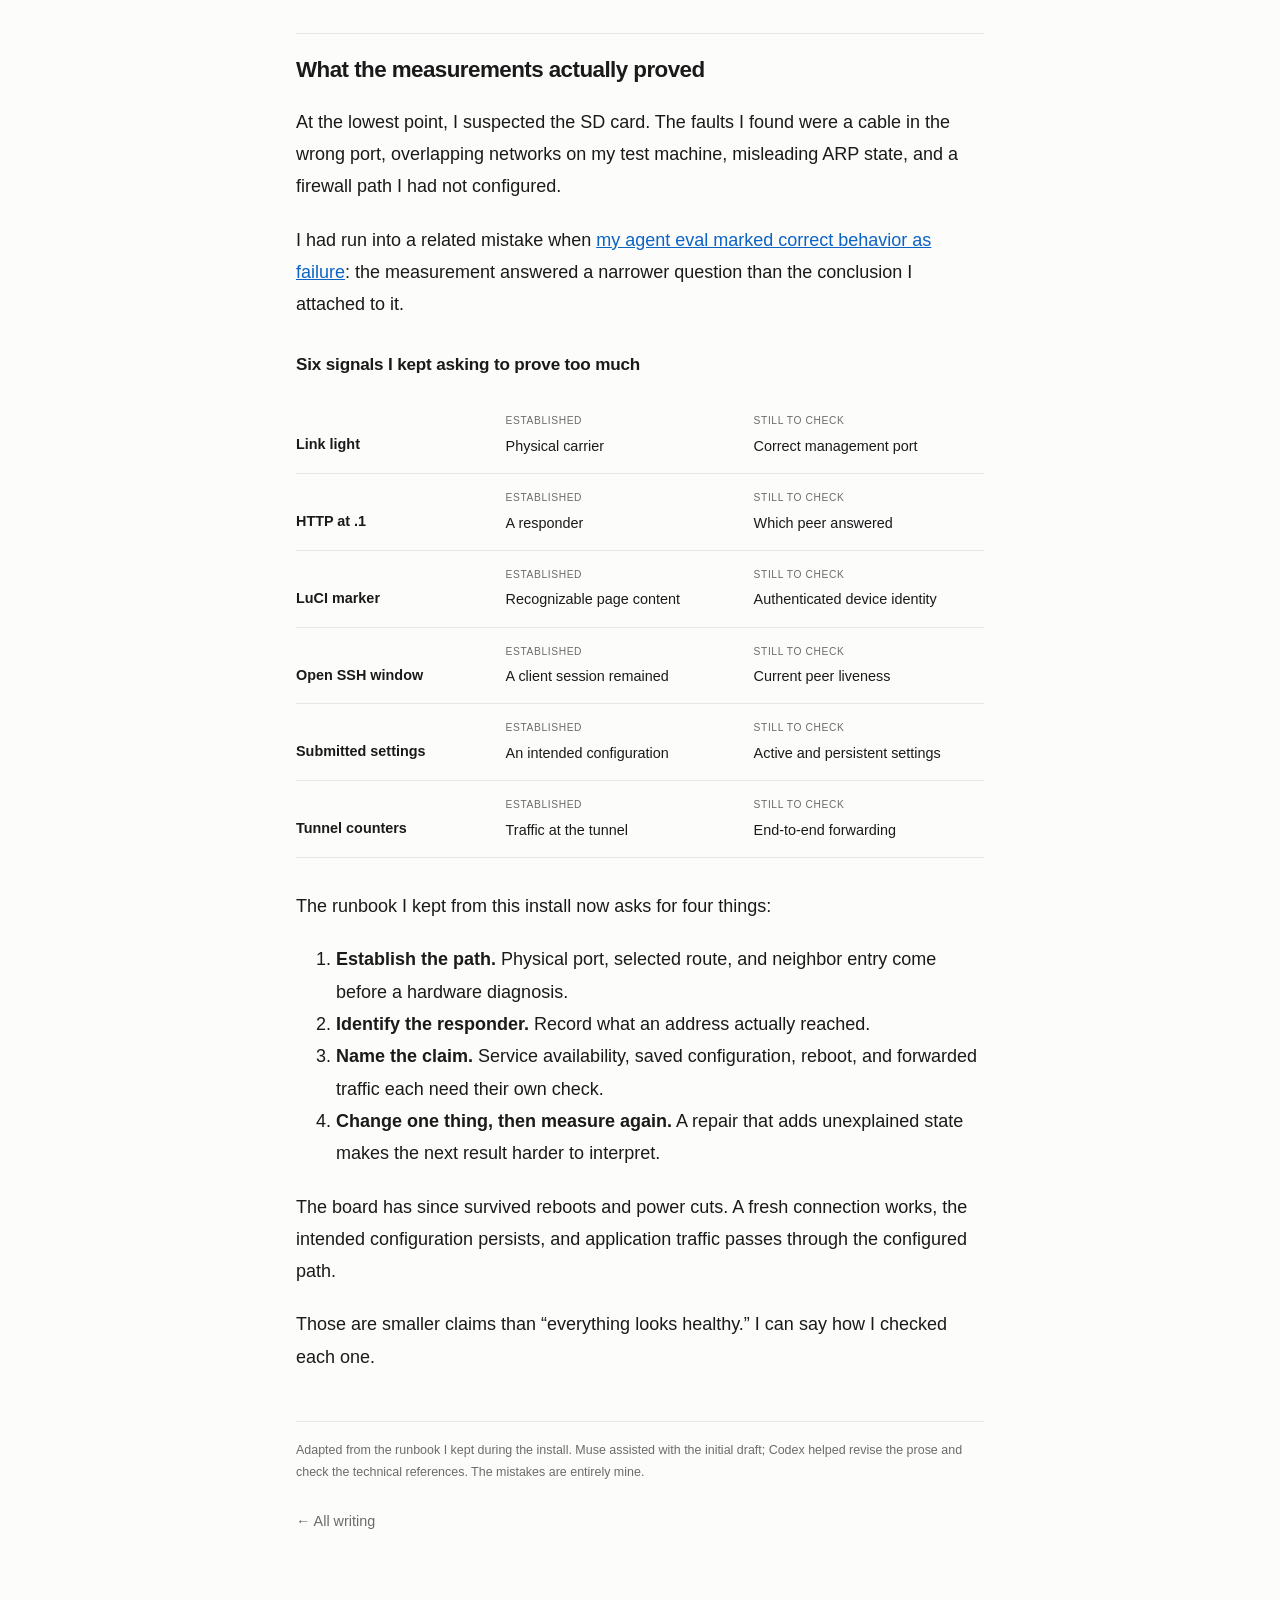
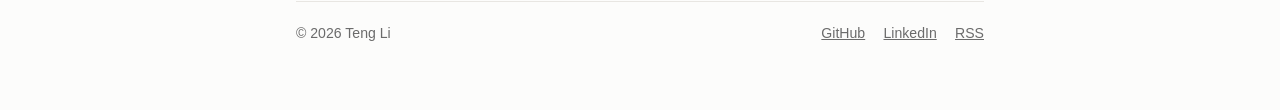
<file: posts/every-layer-lied.html>
<!doctype html>
<html lang="en" class="essay-document">
<head>
<meta charset="utf-8">
<meta name="viewport" content="width=device-width, initial-scale=1">
<title>Every Layer Lied to Me: Debugging a Remote OpenWrt Install · Teng Li</title>
<meta name="description" content="A remote OpenWrt install looked like failing hardware. The faults were in cabling, routing, ARP, and a firewall—and in what I thought each check proved.">
<meta property="og:title" content="Every Layer Lied to Me: Debugging a Remote OpenWrt Install · Teng Li">
<meta property="og:description" content="A remote OpenWrt install looked like failing hardware. The faults were in cabling, routing, ARP, and a firewall—and in what I thought each check proved.">
<meta property="og:image" content="https://tengli.dev/assets/every-layer-lied/cover.png?v=20261114b">
<meta property="og:image:width" content="1200">
<meta property="og:image:height" content="630">
<meta property="og:image:alt" content="Illustrated laptop and OpenWrt board, with six layers to inspect during a remote install.">
<meta property="og:type" content="article">
<meta name="twitter:card" content="summary_large_image">
<meta name="twitter:image" content="https://tengli.dev/assets/every-layer-lied/cover.png?v=20261114b">
<meta name="twitter:image:alt" content="Every Layer Lied to Me: illustrated field notes on a remote OpenWrt install.">
<link rel="icon" href="/favicon.svg" type="image/svg+xml">
<link rel="icon" href="/favicon-32.png" type="image/png" sizes="32x32">
<link rel="apple-touch-icon" href="/apple-touch-icon.png">
<link rel="stylesheet" href="/style.css">
<link rel="stylesheet" href="/assets/every-layer-lied/article.css?v=20261114b">
<link rel="alternate" type="application/rss+xml" title="Teng Li" href="/feed.xml">
<script type="module" src="https://static.cloudflareinsights.com/beacon.min.js" data-cf-beacon='{"token": "defe20d26eeb449a922ccc8369be85c0"}'></script>
<link rel="canonical" href="https://tengli.dev/posts/every-layer-lied.html">
</head>
<body class="essay-page">
<main>
<header class="site">
  <a class="name" href="/">Teng Li <span>· ML Engineer</span></a>
  <nav><a href="/">Home</a><a href="/writing.html">Writing</a><a href="/about.html">About</a><a href="/feed.xml">RSS</a></nav>
</header>
<article class="visual-essay">
<header class="essay-header">
  <p class="essay-kicker">Engineering field notes <span aria-hidden="true">/</span> <time datetime="2026-11-14">November 14, 2026</time></p>
  <h1>Every Layer <span>Lied to Me</span></h1>
  <p class="essay-deck">Debugging a remote OpenWrt install.</p>
</header>
<figure class="article-figure hero-figure">
  <picture>
    <source media="(max-width: 40rem)" srcset="/assets/every-layer-lied/masthead-mobile.svg" width="640" height="220">
    <img src="/assets/every-layer-lied/masthead.svg" width="960" height="245" fetchpriority="high" alt="A laptop connects to an OpenWrt board through an uncertain network path. Schematic illustration.">
  </picture>
</figure>
<details class="essay-contents">
  <summary>On this page</summary>
  <nav aria-label="In this article"><ol>
    <li><a href="#ports"><span>01</span> The wrong port</a></li>
    <li><a href="#routes"><span>02</span> Overlapping networks</a></li>
    <li><a href="#arp"><span>03</span> ARP state</a></li>
    <li><a href="#identity"><span>04</span> Device identity</a></li>
    <li><a href="#state"><span>05</span> Configuration &amp; sessions</a></li>
    <li><a href="#forwarding"><span>06</span> The forwarding path</a></li>
  </ol></nav>
</details>
<p class="article-lede">I nearly blamed a perfectly good SD card for a remote OpenWrt install.</p>
<p>By then I had a blinking heartbeat LED, a live Ethernet link, an admin page that appeared intermittently, and an SSH window that stayed open through a power cut. I had collected plenty of observations. I kept asking them to prove more than they could.</p>
<p>The job was small: flash OpenWrt onto a NanoPi R2S, assign a static address, and connect it to a VPN overlay. I was working through a remote session on a macOS laptop with a direct Ethernet connection to the board.</p>
<p>The board was fine. The interesting failures were in the path I used to reach it—and in the conclusions I drew from that path.</p>
<h2 id="setup">The setup</h2>
<figure class="article-figure" id="management-diagram">
  <picture>
    <source media="(max-width: 40rem)" srcset="/assets/every-layer-lied/management-topology-mobile.svg?v=20261114b" width="640" height="810">
    <img src="/assets/every-layer-lied/management-topology.svg?v=20261114b" width="960" height="470" loading="lazy" alt="A macOS laptop has two separate links: Wi-Fi to an existing gateway and direct USB Ethernet to the NanoPi LAN port. Both links use the example subnet 192.168.1.0/24, and both remote peers have address 192.168.1.1.">
  </picture>
  <figcaption><span class="figure-number">01</span> Management wiring after moving the cable to LAN. Separate links, overlapping example addresses. <a href="/assets/every-layer-lied/management-topology.svg?v=20261114b">Full-size ↗</a></figcaption>
</figure>
<h2 id="ports"><span class="section-number">01</span>A live link on the wrong port</h2>
<p>After a reflash, the cable ended up in the WAN port.</p>
<p>In the configuration I was using, management access was on LAN. WAN expected a DHCP lease and restricted incoming traffic. On the direct cable, there was no DHCP server to provide that lease.</p>
<p>The heartbeat LED blinked. Ethernet had carrier. The management address stayed unreachable.</p>
<p>That combination made the board look broken because I had quietly treated “the link is up” as “the management interface is connected.” The LED had never promised that.</p>
<p>The mistake was ordinary router muscle memory: an uplink goes into WAN. For this connection, I needed the port assigned to LAN. Checking which physical port carried the cable was more useful than another round of address guessing.</p>
<h2 id="routes"><span class="section-number">02</span>Two networks, one destination</h2>
<p>Moving the cable exposed the next problem. The laptop had Wi-Fi on the existing LAN and USB Ethernet connected to the board. Both networks used <code>192.168.1.0/24</code>.</p>
<p>Both also contained a device at <code>192.168.1.1</code>: the existing gateway on Wi-Fi and the freshly flashed board on Ethernet.</p>
<p>I could get an answer from <code>.1</code> and still have learned nothing about the board. Requests succeeded, then failed, while I kept describing the target as intermittent. My test machine had two possible destinations for the address I was typing.</p>
<p>A host route toward the wired connection helped make the path explicit. Even that had a prerequisite: the board had to be powered and the link available. An earlier route-add attempt returned “Network is unreachable.”</p>
<p>I also stopped treating an interface option as proof of egress. OpenSSH documents <a href="https://man.openbsd.org/ssh#B"><code>ssh -B</code> as binding to an interface&#x27;s address</a>. curl&#x27;s <a href="https://curl.se/docs/manpage.html#--interface"><code>--interface</code> accepts interface names or addresses</a>. Those options deserve a platform-specific reading; a successful request still needs a route and an identified peer.</p>
<p>“Something answered” was the weakest possible success criterion for this setup.</p>
<h2 id="arp"><span class="section-number">03</span>My fixes became part of the fault</h2>
<p>While working on the host route, I found a permanent ARP entry mapping the board&#x27;s address to the USB adapter&#x27;s own MAC address.</p>
<p>During cleanup, I also ended up with a proxy entry associated with Wi-Fi. Attempts to delete what looked like the offending entry kept returning “cannot locate.” I was looking at the destination address while missing the entry&#x27;s scope and type.</p>
<p>Apple&#x27;s <a href="https://github.com/apple-oss-distributions/network_cmds/blob/main/arp.tproj/arp.8"><code>arp</code> manual distinguishes interface-scoped and published entries</a>. Multiple entries can share a destination across interfaces; deleting one does not establish that every relevant entry is gone.</p>
<p>Once I accounted for those distinctions, I could remove the entries in the right order. Until then, each repair attempt added state I had to understand before I could interpret the next result.</p>
<p>The laptop had become part of the incident. I was still debugging as though it were a neutral instrument.</p>
<h2 id="identity"><span class="section-number">04</span>A login page is a weak fingerprint</h2>
<p>Both the gateway and the board served admin pages. I misidentified their responses by looking at page source.</p>
<p>My first shortcut was <code>head -c 200</code>. The board&#x27;s landing page was a redirect stub, and the useful marker appeared after the part I had kept. I had thrown away the evidence before inspecting it.</p>
<p>Searching the full response for <code>cgi-bin/luci</code> was more useful. A diagnostic version that keeps a failed fetch visible is:</p>
<pre><code>curl -sS -m 5 http://192.168.1.1/ -o /tmp/openwrt-page.html &amp;&amp;
  grep -c &#x27;cgi-bin/luci&#x27; /tmp/openwrt-page.html</code></pre>
<p>That narrows the question to “does this response contain the LuCI marker?” A match helped distinguish the two pages in this setup. It does not authenticate a particular board. A zero count can mean a different page; a failed fetch needs its own diagnosis.</p>
<p>Ping was equally easy to overread. The board did not answer the probes I tried. One apparent success reached the gateway over Wi-Fi instead. An ICMP reply established reachability to a responder. I still had to establish which responder it was, and whether the service I needed worked.</p>
<h2 id="state"><span class="section-number">05</span>Configuration, service, session</h2>
<p>Getting to the right host left several more ways to mistake recorded state for current behavior.</p>
<p><strong>SSH was enabled in configuration but wasn&#x27;t accepting connections.</strong> Restarting the service through LuCI restored access. A refusal and a timeout were different observations: refusal indicated an explicit rejection somewhere on the path; timeout meant I had no timely answer. Neither, by itself, identified the machine or proved exactly where the failure occurred.</p>
<p><strong>A reflash changed the SSH host key.</strong> In this setup, where two machines could occupy the same destination address, dismissing that warning would have been especially careless. OpenSSH&#x27;s <a href="https://man.openbsd.org/ssh#AUTHENTICATION">host-key check exists to detect changed identity</a>. Replacing a stale entry belongs after verifying the intended device and its new key through a trusted path.</p>
<p><strong>An open SSH window survived a power cut.</strong> An idle connection can remain on screen until traffic, keepalives, or a timeout exposes the loss. I needed a fresh login and the board&#x27;s uptime to establish that it had rebooted. An unchanged terminal window was a poor substitute.</p>
<p><strong>Network settings rolled back after a GUI apply.</strong> LuCI has a <a href="https://git.openwrt.org/project/luci/tree/docs/api/modules/luci.model.uci.html">confirmation-and-rollback mechanism</a>: an unconfirmed apply can revert. I had treated the submitted settings as the active settings. Applying the intended configuration through the CLI, reading it back, and then checking it after a reboot gave me a clearer record of what had persisted.</p>
<p>Each failure had the same shape. I was using one state—configured, displayed, submitted—as evidence for another—running, connected, persisted.</p>
<h2 id="forwarding"><span class="section-number">06</span>Two different packet paths</h2>
<p>The final problem appeared after the board had joined the overlay. The tunnel was active and its counters moved, but application traffic sent through it still failed.</p>
<p>The board itself had downloaded packages and reached the overlay. That success covered traffic originating on the board. Forwarded traffic had another path through the firewall.</p>
<p>Requests using a numeric IP failed too. That gave me a reason to look beyond DNS, although a numeric-IP failure alone could not locate the fault.</p>
<figure class="article-figure" id="forwarding-diagram">
  <picture>
    <source media="(max-width: 40rem)" srcset="/assets/every-layer-lied/packet-paths-mobile.svg?v=20261114b" width="640" height="780">
    <img src="/assets/every-layer-lied/packet-paths.svg?v=20261114b" width="960" height="530" loading="lazy" alt="Two simplified packet paths on the board. A board-originated request passes local output policy. An overlay packet crosses forwarding policy, which blocked the unassigned tunnel before a zone and forwarding rule were configured.">
  </picture>
  <figcaption><span class="figure-number">02</span> Local output and forwarding follow different paths. Zone, masquerading, and MSS settings changed together. <a href="/assets/every-layer-lied/packet-paths.svg?v=20261114b">Full-size ↗</a></figcaption>
</figure>
<p>The tunnel device was outside the firewall zones I had configured, and the forwarding policy blocked the path. OpenWrt&#x27;s <a href="https://github.com/openwrt/firewall4/blob/master/root/etc/config/firewall">firewall configuration separates zone membership, forwarding, masquerading, and MTU adjustment</a>. A working tunnel does not establish permission to forward its packets.</p>
<p>The working configuration gave the tunnel a dedicated zone, allowed the intended forwarding to LAN, and enabled masquerading and MSS clamping for the path. Restarting the firewall restored traffic.</p>
<p>I changed those settings together, so I cannot claim this isolated an MTU problem or proved each setting necessary. The concrete configuration gap was the missing zone and forwarding path. The restored application request was the useful final check.</p>
<h2 id="takeaways">What the measurements actually proved</h2>
<p>At the lowest point, I suspected the SD card. The faults I found were a cable in the wrong port, overlapping networks on my test machine, misleading ARP state, and a firewall path I had not configured.</p>
<p>I had run into a related mistake when <a href="https://tengli.dev/posts/calibrating-mcp-evals.html">my agent eval marked correct behavior as failure</a>: the measurement answered a narrower question than the conclusion I attached to it.</p>
<div class="evidence-summary">
<p class="summary-heading">Six signals I kept asking to prove too much</p>
<dl>
  <div><dt>Link light</dt><dd><span>Established</span>Physical carrier</dd><dd><span>Still to check</span>Correct management port</dd></div>
  <div><dt>HTTP at .1</dt><dd><span>Established</span>A responder</dd><dd><span>Still to check</span>Which peer answered</dd></div>
  <div><dt>LuCI marker</dt><dd><span>Established</span>Recognizable page content</dd><dd><span>Still to check</span>Authenticated device identity</dd></div>
  <div><dt>Open SSH window</dt><dd><span>Established</span>A client session remained</dd><dd><span>Still to check</span>Current peer liveness</dd></div>
  <div><dt>Submitted settings</dt><dd><span>Established</span>An intended configuration</dd><dd><span>Still to check</span>Active and persistent settings</dd></div>
  <div><dt>Tunnel counters</dt><dd><span>Established</span>Traffic at the tunnel</dd><dd><span>Still to check</span>End-to-end forwarding</dd></div>
</dl>
</div>
<p>The runbook I kept from this install now asks for four things:</p>
<ol>
<li><strong>Establish the path.</strong> Physical port, selected route, and neighbor entry come before a hardware diagnosis.</li>
<li><strong>Identify the responder.</strong> Record what an address actually reached.</li>
<li><strong>Name the claim.</strong> Service availability, saved configuration, reboot, and forwarded traffic each need their own check.</li>
<li><strong>Change one thing, then measure again.</strong> A repair that adds unexplained state makes the next result harder to interpret.</li>
</ol>
<p>The board has since survived reboots and power cuts. A fresh connection works, the intended configuration persists, and application traffic passes through the configured path.</p>
<p>Those are smaller claims than “everything looks healthy.” I can say how I checked each one.</p>
<aside class="essay-credits"><p>Adapted from the runbook I kept during the install. Muse assisted with the initial draft; Codex helped revise the prose and check the technical references. The mistakes are entirely mine.</p></aside>
<p class="post-nav"><a href="/writing.html">← All writing</a></p>
</article>

<footer class="site">
  <span>© 2026 Teng Li</span>
  <span class="foot-links">
    <a href="https://github.com/tenglidev">GitHub</a>
    <a href="https://www.linkedin.com/in/teng-li-dev/">LinkedIn</a>
    <a href="/feed.xml">RSS</a>
  </span>
</footer>
</main>
</body>
</html>
</file>
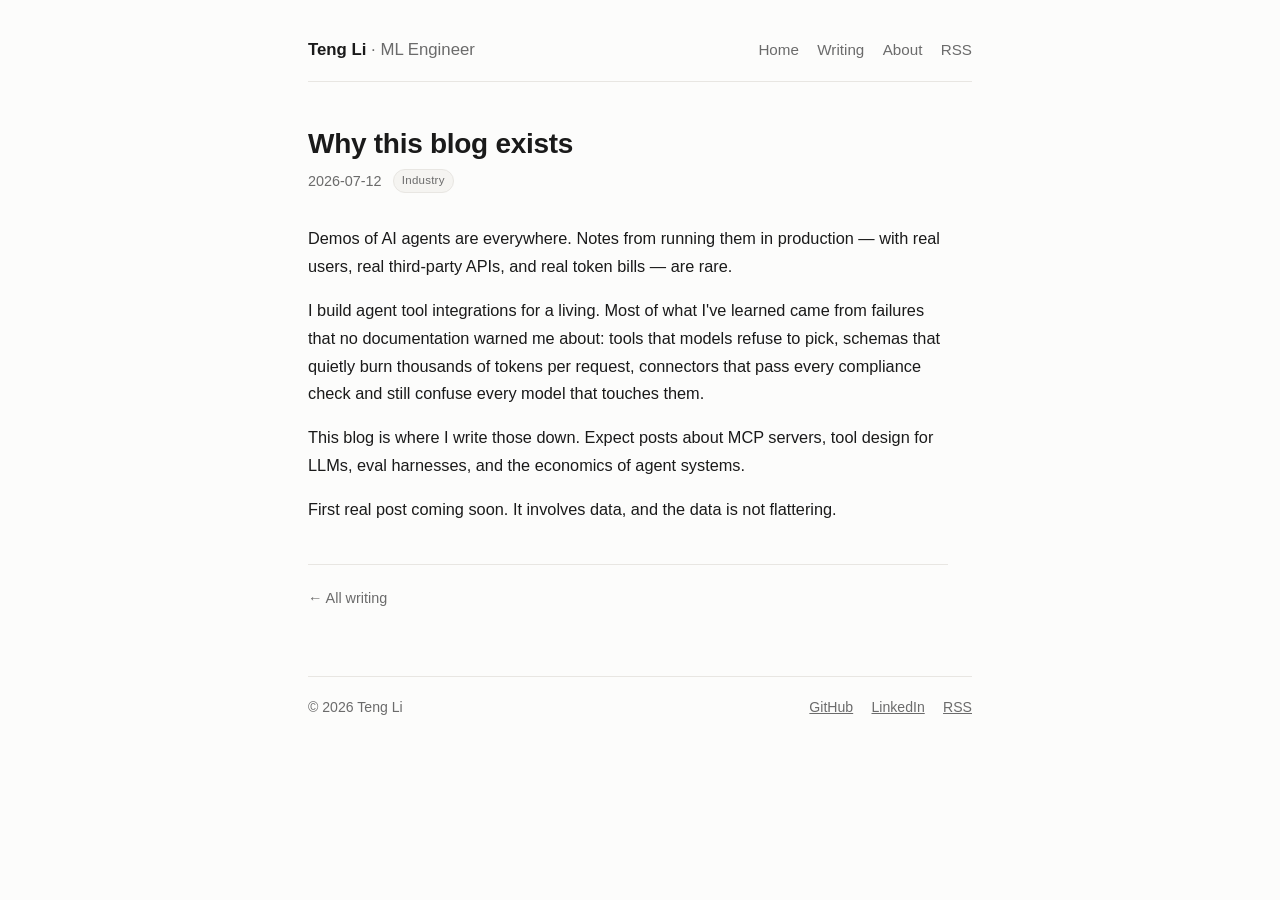
<file: posts/hello-world.html>
<!doctype html>
<html lang="en">
<head>
<meta charset="utf-8">
<meta name="viewport" content="width=device-width, initial-scale=1">
<title>Why this blog exists · Teng Li</title>
<meta name="description" content="Production AI agents fail in ways that never show up in demos. Someone should write those down.">
<meta property="og:title" content="Why this blog exists · Teng Li">
<meta property="og:description" content="Production AI agents fail in ways that never show up in demos. Someone should write those down.">
<meta property="og:image" content="https://tengli.dev/og-card.png">
<meta property="og:type" content="article">
<meta name="twitter:card" content="summary_large_image">
<meta name="twitter:image" content="https://tengli.dev/og-card.png">
<link rel="icon" href="/favicon.svg" type="image/svg+xml">
<link rel="icon" href="/favicon-32.png" type="image/png" sizes="32x32">
<link rel="apple-touch-icon" href="/apple-touch-icon.png">
<link rel="stylesheet" href="/style.css">
<link rel="alternate" type="application/rss+xml" title="Teng Li" href="/feed.xml">
<script type="module" src="https://static.cloudflareinsights.com/beacon.min.js" data-cf-beacon='{"token": "defe20d26eeb449a922ccc8369be85c0"}'></script>
</head>
<body>
<main>
<header class="site">
  <a class="name" href="/">Teng Li <span>· ML Engineer</span></a>
  <nav><a href="/">Home</a><a href="/writing.html">Writing</a><a href="/about.html">About</a><a href="/feed.xml">RSS</a></nav>
</header>
<article>
<h1>Why this blog exists</h1>
<p class="post-meta"><time datetime="2026-07-12">2026-07-12</time><span class="chips"><span class="chip">Industry</span></span></p>
<p>Demos of AI agents are everywhere. Notes from running them in production — with
real users, real third-party APIs, and real token bills — are rare.</p>
<p>I build agent tool integrations for a living. Most of what I&#39;ve learned came
from failures that no documentation warned me about: tools that models refuse
to pick, schemas that quietly burn thousands of tokens per request, connectors
that pass every compliance check and still confuse every model that touches them.</p>
<p>This blog is where I write those down. Expect posts about MCP servers, tool
design for LLMs, eval harnesses, and the economics of agent systems.</p>
<p>First real post coming soon. It involves data, and the data is not flattering.</p>

<hr class="post-end">
<p class="post-nav"><a href="/writing.html">← All writing</a></p>
</article>
<footer class="site">
  <span>© 2026 Teng Li</span>
  <span class="foot-links">
    <a href="https://github.com/tenglidev">GitHub</a>
    <a href="https://www.linkedin.com/in/teng-li-dev/">LinkedIn</a>
    <a href="/feed.xml">RSS</a>
  </span>
</footer>
</main>
</body>
</html>
</file>
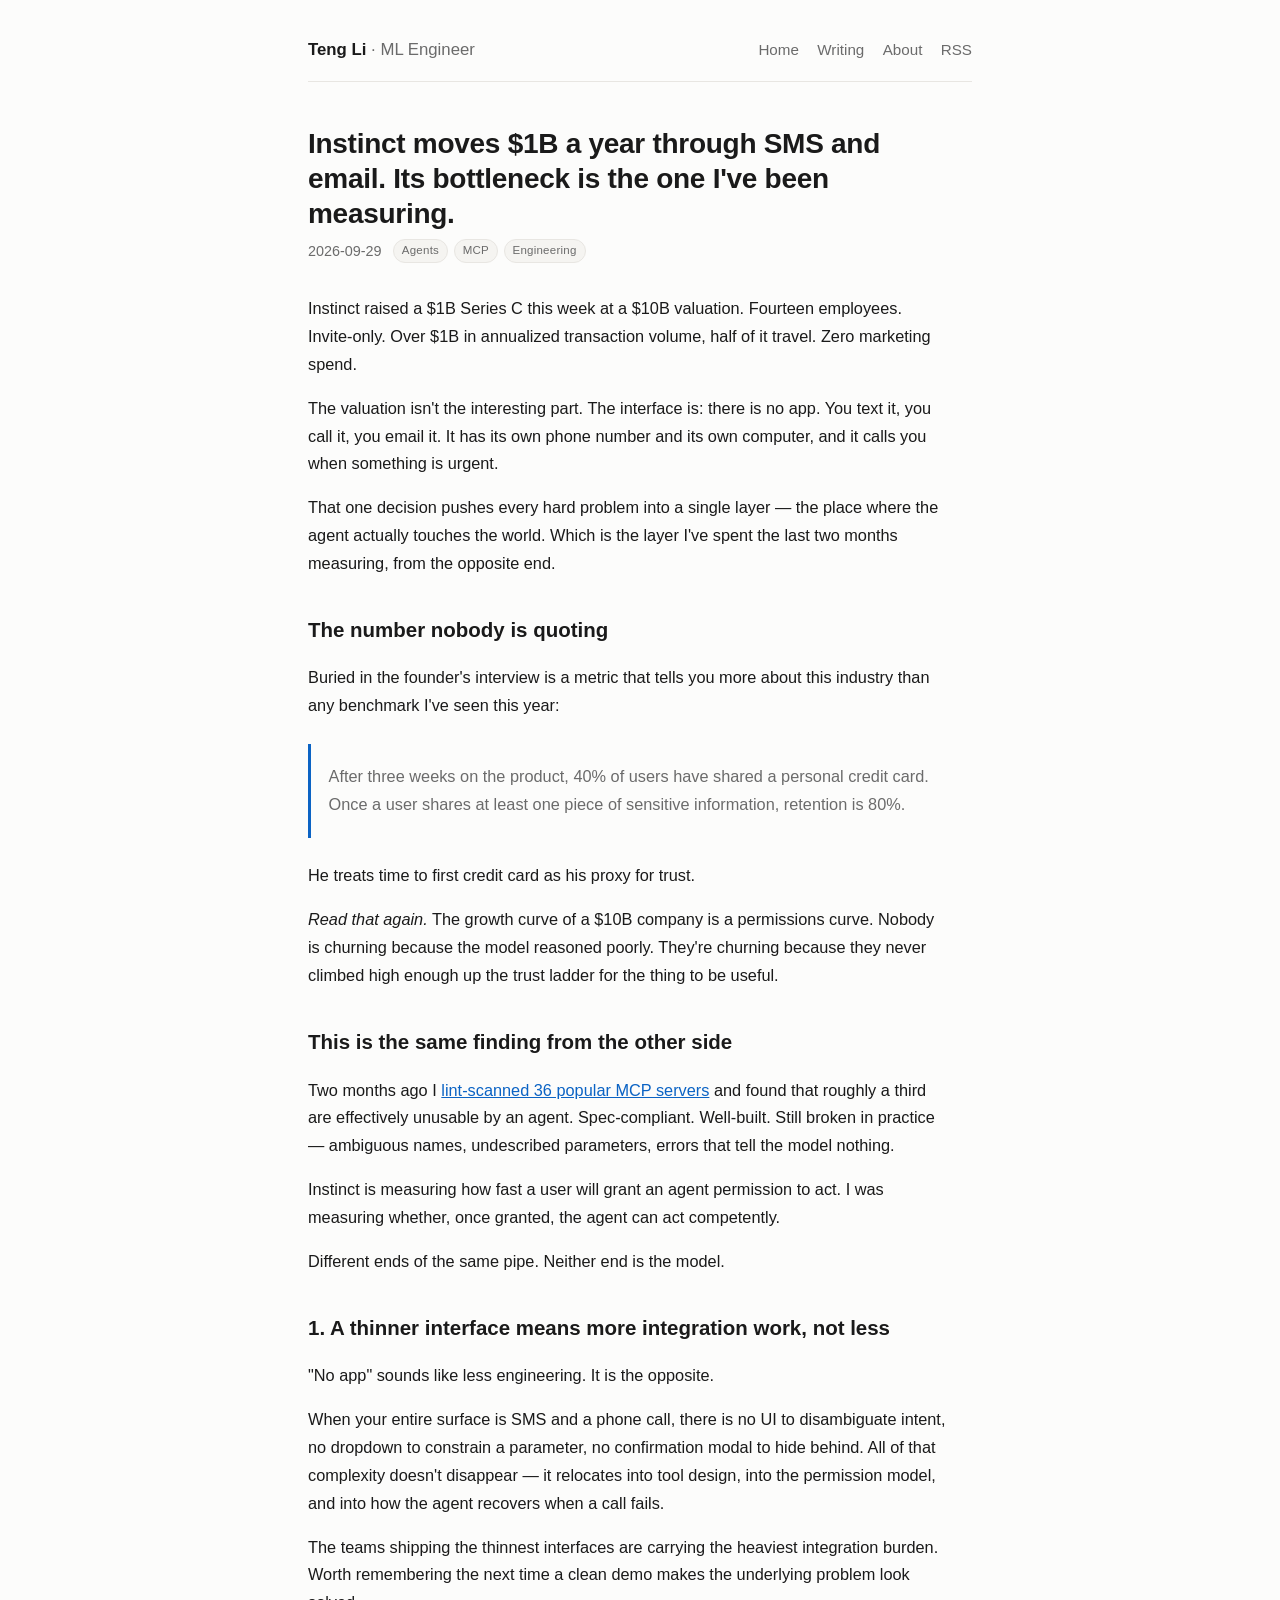
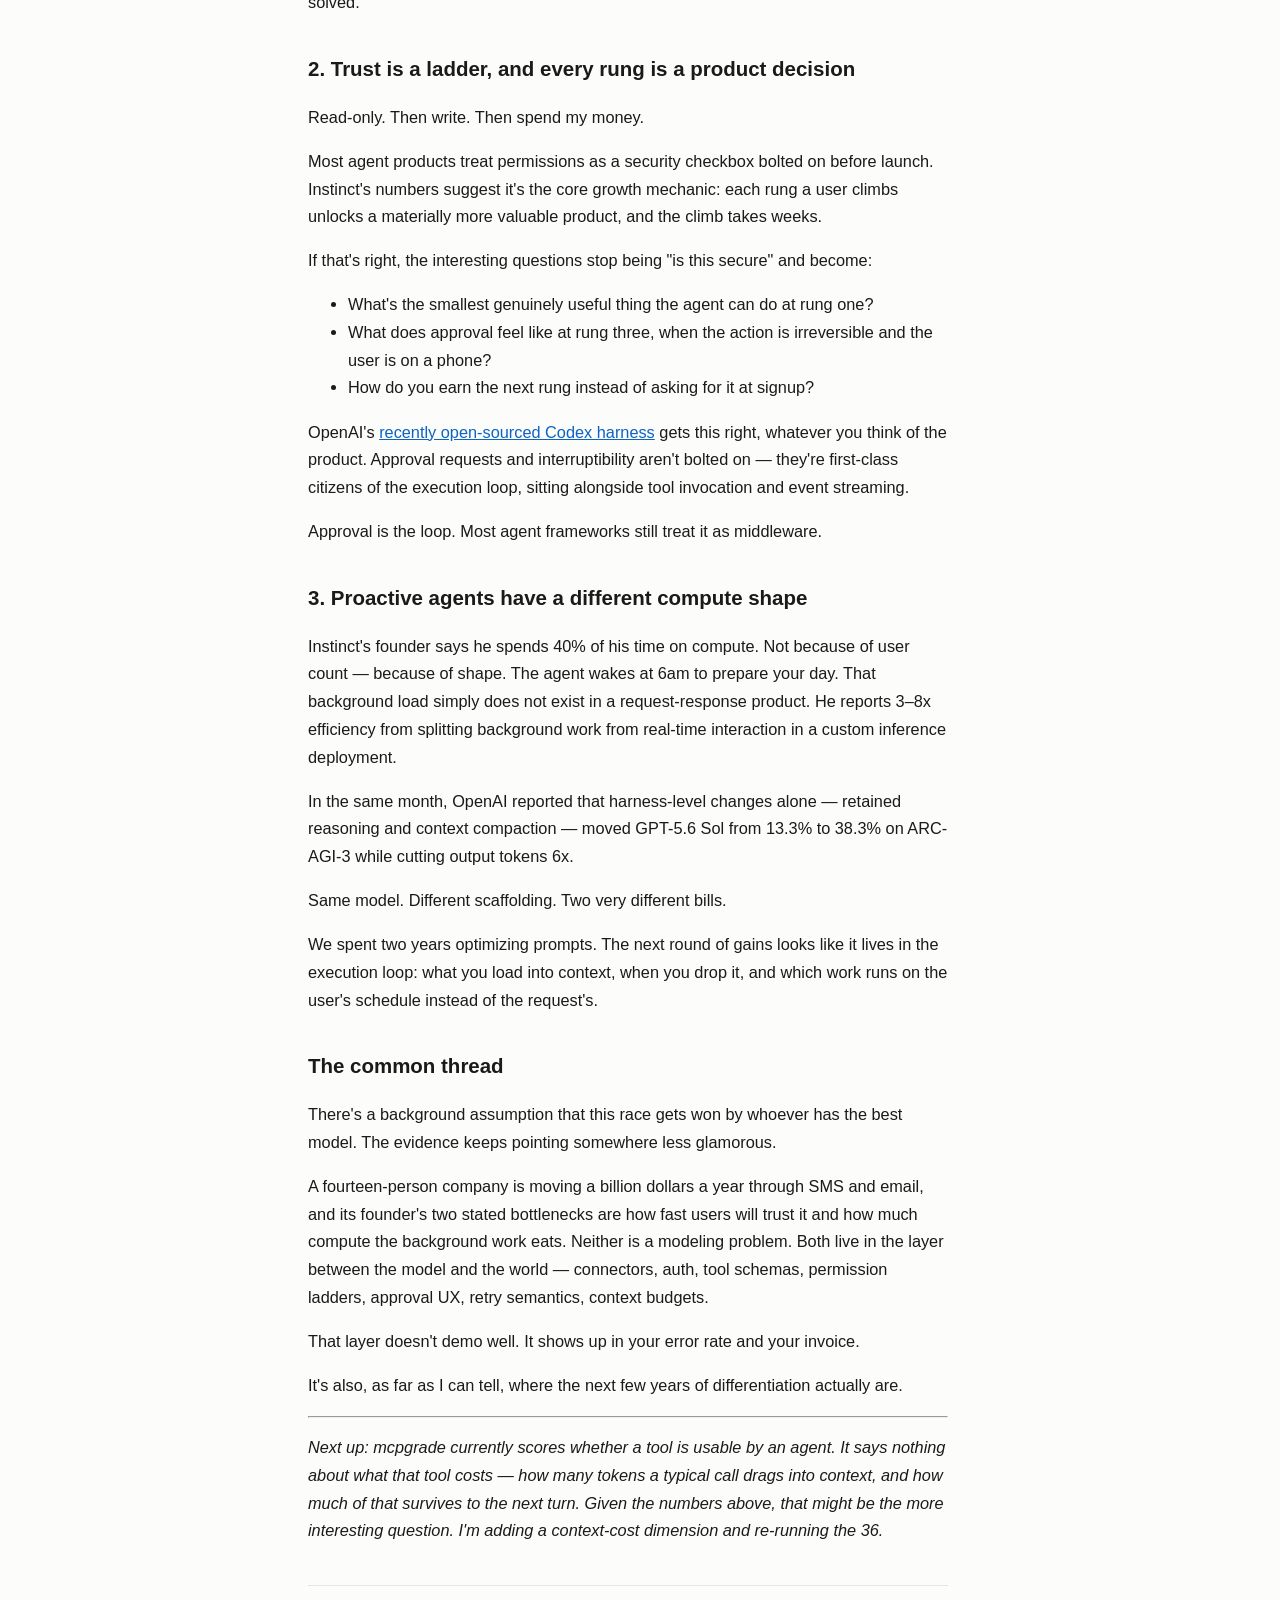
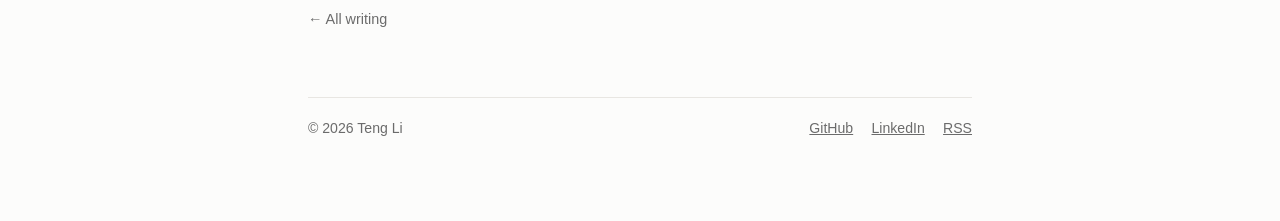
<file: posts/instinct-permissions-bottleneck.html>
<!doctype html>
<html lang="en">
<head>
<meta charset="utf-8">
<meta name="viewport" content="width=device-width, initial-scale=1">
<title>Instinct moves $1B a year through SMS and email. Its bottleneck is the one I&#39;ve been measuring. · Teng Li</title>
<meta name="description" content="Instinct&#39;s growth curve isn&#39;t a model quality curve. It&#39;s a permissions curve. That lines up uncomfortably well with what I found scanning 36 MCP servers.">
<meta property="og:title" content="Instinct moves $1B a year through SMS and email. Its bottleneck is the one I&#39;ve been measuring. · Teng Li">
<meta property="og:description" content="Instinct&#39;s growth curve isn&#39;t a model quality curve. It&#39;s a permissions curve. That lines up uncomfortably well with what I found scanning 36 MCP servers.">
<meta property="og:image" content="https://tengli.dev/og-card.png">
<meta property="og:type" content="article">
<meta name="twitter:card" content="summary_large_image">
<meta name="twitter:image" content="https://tengli.dev/og-card.png">
<link rel="icon" href="/favicon.svg" type="image/svg+xml">
<link rel="icon" href="/favicon-32.png" type="image/png" sizes="32x32">
<link rel="apple-touch-icon" href="/apple-touch-icon.png">
<link rel="stylesheet" href="/style.css">
<link rel="alternate" type="application/rss+xml" title="Teng Li" href="/feed.xml">
<script type="module" src="https://static.cloudflareinsights.com/beacon.min.js" data-cf-beacon='{"token": "defe20d26eeb449a922ccc8369be85c0"}'></script>
</head>
<body>
<main>
<header class="site">
  <a class="name" href="/">Teng Li <span>· ML Engineer</span></a>
  <nav><a href="/">Home</a><a href="/writing.html">Writing</a><a href="/about.html">About</a><a href="/feed.xml">RSS</a></nav>
</header>
<article>
<h1>Instinct moves $1B a year through SMS and email. Its bottleneck is the one I&#39;ve been measuring.</h1>
<p class="post-meta"><time datetime="2026-09-29">2026-09-29</time><span class="chips"><span class="chip">Agents</span><span class="chip">MCP</span><span class="chip">Engineering</span></span></p>
<p>Instinct raised a $1B Series C this week at a $10B valuation. Fourteen employees. Invite-only. Over $1B in annualized transaction volume, half of it travel. Zero marketing spend.</p>
<p>The valuation isn&#39;t the interesting part. The interface is: there is no app. You text it, you call it, you email it. It has its own phone number and its own computer, and it calls you when something is urgent.</p>
<p>That one decision pushes every hard problem into a single layer — the place where the agent actually touches the world. Which is the layer I&#39;ve spent the last two months measuring, from the opposite end.</p>
<h2>The number nobody is quoting</h2>
<p>Buried in the founder&#39;s interview is a metric that tells you more about this industry than any benchmark I&#39;ve seen this year:</p>
<blockquote><p>After three weeks on the product, 40% of users have shared a personal credit card. Once a user shares at least one piece of sensitive information, retention is 80%.</p></blockquote>
<p>He treats time to first credit card as his proxy for trust.</p>
<p><em>Read that again.</em> The growth curve of a $10B company is a permissions curve. Nobody is churning because the model reasoned poorly. They&#39;re churning because they never climbed high enough up the trust ladder for the thing to be useful.</p>
<h2>This is the same finding from the other side</h2>
<p>Two months ago I <a href="/posts/mcp-servers-failing-agents.html">lint-scanned 36 popular MCP servers</a> and found that roughly a third are effectively unusable by an agent. Spec-compliant. Well-built. Still broken in practice — ambiguous names, undescribed parameters, errors that tell the model nothing.</p>
<p>Instinct is measuring how fast a user will grant an agent permission to act. I was measuring whether, once granted, the agent can act competently.</p>
<p>Different ends of the same pipe. Neither end is the model.</p>
<h2>1. A thinner interface means more integration work, not less</h2>
<p>&quot;No app&quot; sounds like less engineering. It is the opposite.</p>
<p>When your entire surface is SMS and a phone call, there is no UI to disambiguate intent, no dropdown to constrain a parameter, no confirmation modal to hide behind. All of that complexity doesn&#39;t disappear — it relocates into tool design, into the permission model, and into how the agent recovers when a call fails.</p>
<p>The teams shipping the thinnest interfaces are carrying the heaviest integration burden. Worth remembering the next time a clean demo makes the underlying problem look solved.</p>
<h2>2. Trust is a ladder, and every rung is a product decision</h2>
<p>Read-only. Then write. Then spend my money.</p>
<p>Most agent products treat permissions as a security checkbox bolted on before launch. Instinct&#39;s numbers suggest it&#39;s the core growth mechanic: each rung a user climbs unlocks a materially more valuable product, and the climb takes weeks.</p>
<p>If that&#39;s right, the interesting questions stop being &quot;is this secure&quot; and become:</p>
<ul>
<li>What&#39;s the smallest genuinely useful thing the agent can do at rung one?</li>
<li>What does approval feel like at rung three, when the action is irreversible and the user is on a phone?</li>
<li>How do you earn the next rung instead of asking for it at signup?</li>
</ul>
<p>OpenAI&#39;s <a href="https://github.com/openai/codex">recently open-sourced Codex harness</a> gets this right, whatever you think of the product. Approval requests and interruptibility aren&#39;t bolted on — they&#39;re first-class citizens of the execution loop, sitting alongside tool invocation and event streaming.</p>
<p>Approval is the loop. Most agent frameworks still treat it as middleware.</p>
<h2>3. Proactive agents have a different compute shape</h2>
<p>Instinct&#39;s founder says he spends 40% of his time on compute. Not because of user count — because of shape. The agent wakes at 6am to prepare your day. That background load simply does not exist in a request-response product. He reports 3–8x efficiency from splitting background work from real-time interaction in a custom inference deployment.</p>
<p>In the same month, OpenAI reported that harness-level changes alone — retained reasoning and context compaction — moved GPT-5.6 Sol from 13.3% to 38.3% on ARC-AGI-3 while cutting output tokens 6x.</p>
<p>Same model. Different scaffolding. Two very different bills.</p>
<p>We spent two years optimizing prompts. The next round of gains looks like it lives in the execution loop: what you load into context, when you drop it, and which work runs on the user&#39;s schedule instead of the request&#39;s.</p>
<h2>The common thread</h2>
<p>There&#39;s a background assumption that this race gets won by whoever has the best model. The evidence keeps pointing somewhere less glamorous.</p>
<p>A fourteen-person company is moving a billion dollars a year through SMS and email, and its founder&#39;s two stated bottlenecks are how fast users will trust it and how much compute the background work eats. Neither is a modeling problem. Both live in the layer between the model and the world — connectors, auth, tool schemas, permission ladders, approval UX, retry semantics, context budgets.</p>
<p>That layer doesn&#39;t demo well. It shows up in your error rate and your invoice.</p>
<p>It&#39;s also, as far as I can tell, where the next few years of differentiation actually are.</p>
<hr>
<p><em>Next up: mcpgrade currently scores whether a tool is usable by an agent. It says nothing about what that tool costs — how many tokens a typical call drags into context, and how much of that survives to the next turn. Given the numbers above, that might be the more interesting question. I&#39;m adding a context-cost dimension and re-running the 36.</em></p>

<hr class="post-end">
<p class="post-nav"><a href="/writing.html">← All writing</a></p>
</article>
<footer class="site">
  <span>© 2026 Teng Li</span>
  <span class="foot-links">
    <a href="https://github.com/tenglidev">GitHub</a>
    <a href="https://www.linkedin.com/in/teng-li-dev/">LinkedIn</a>
    <a href="/feed.xml">RSS</a>
  </span>
</footer>
</main>
</body>
</html>
</file>
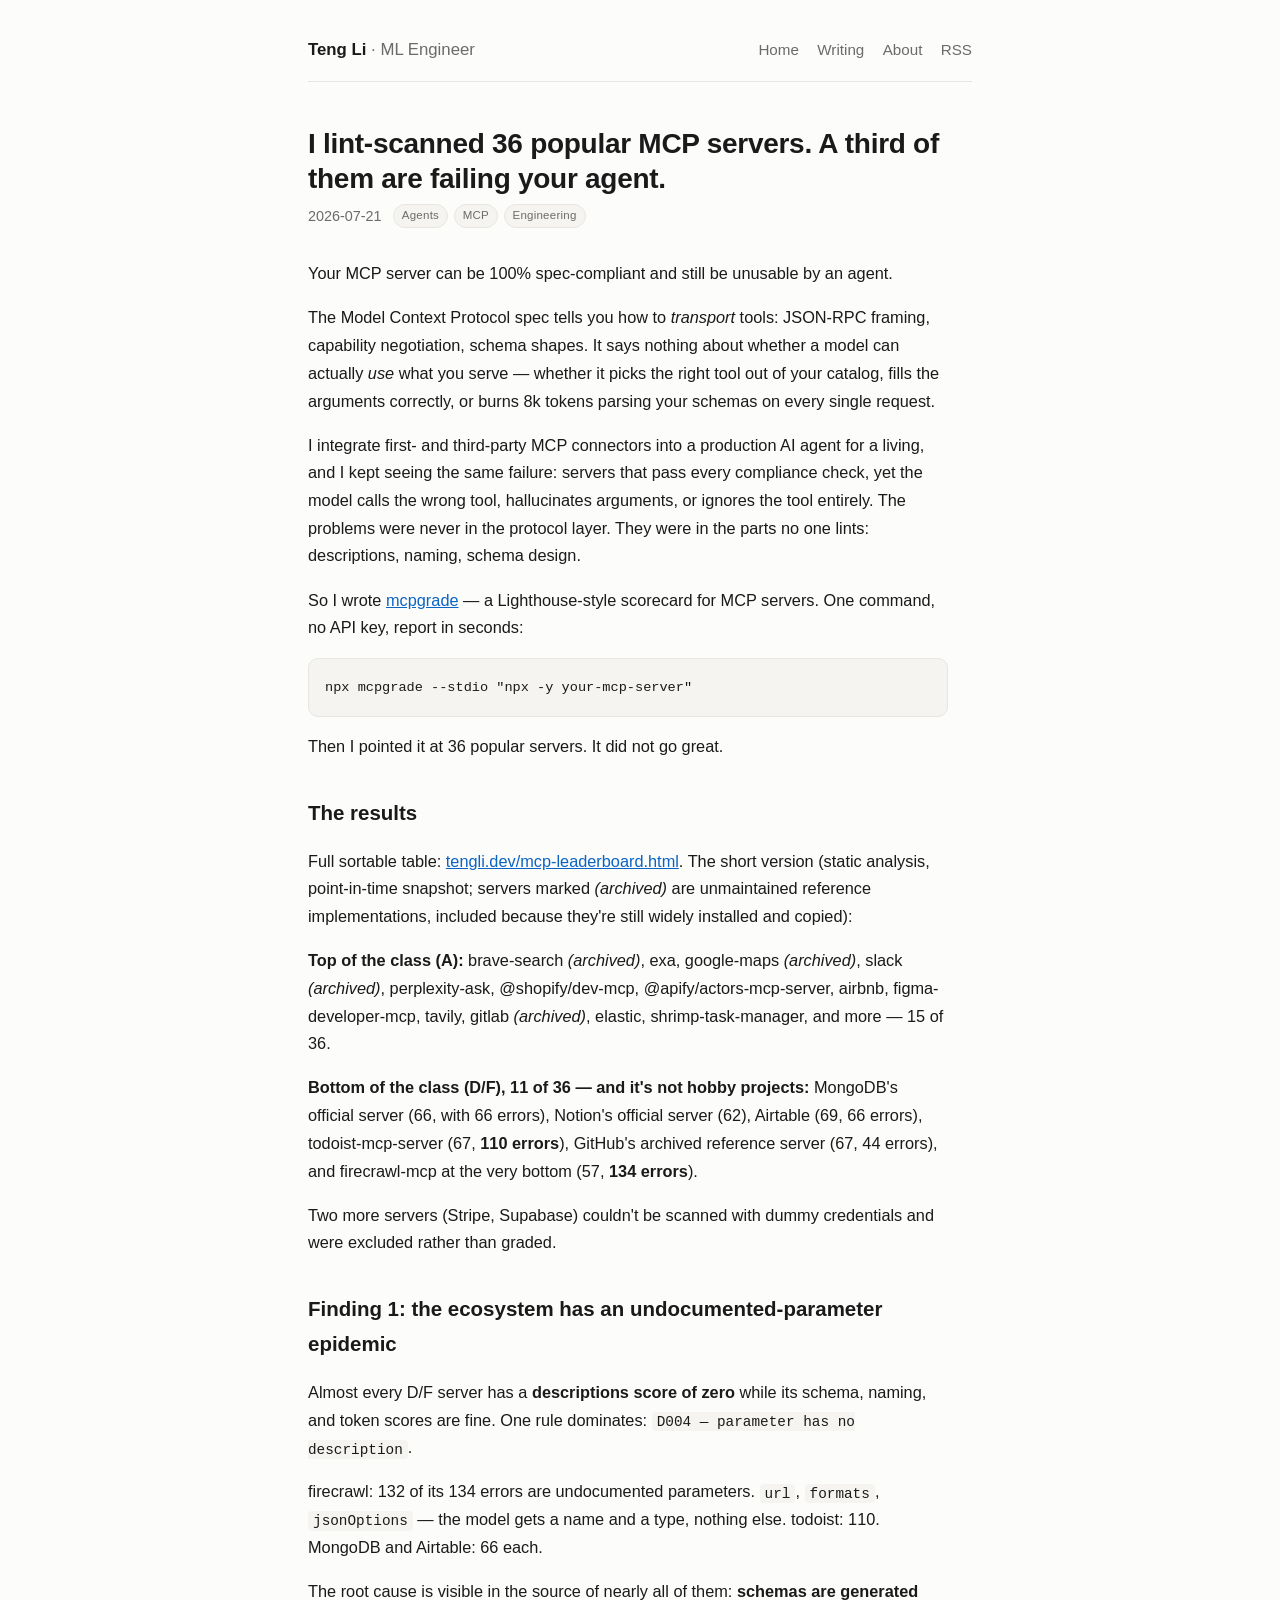
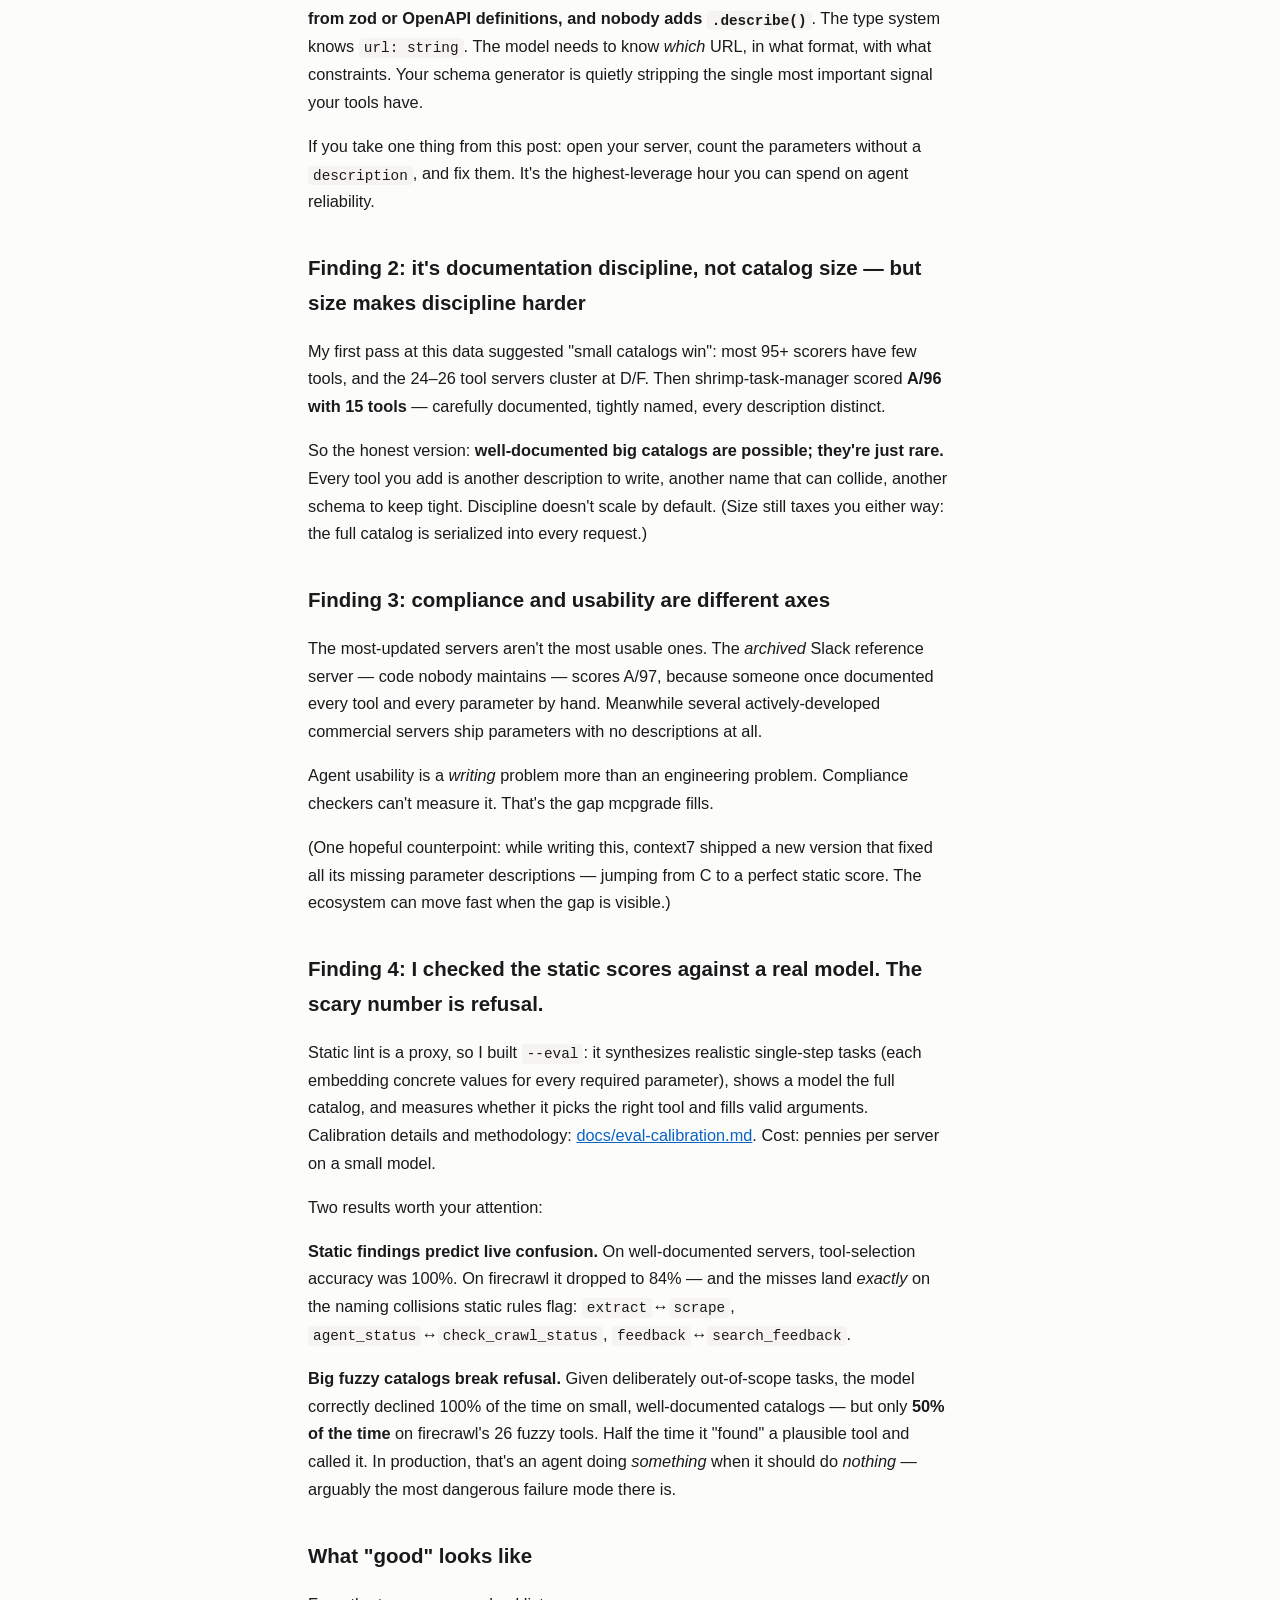
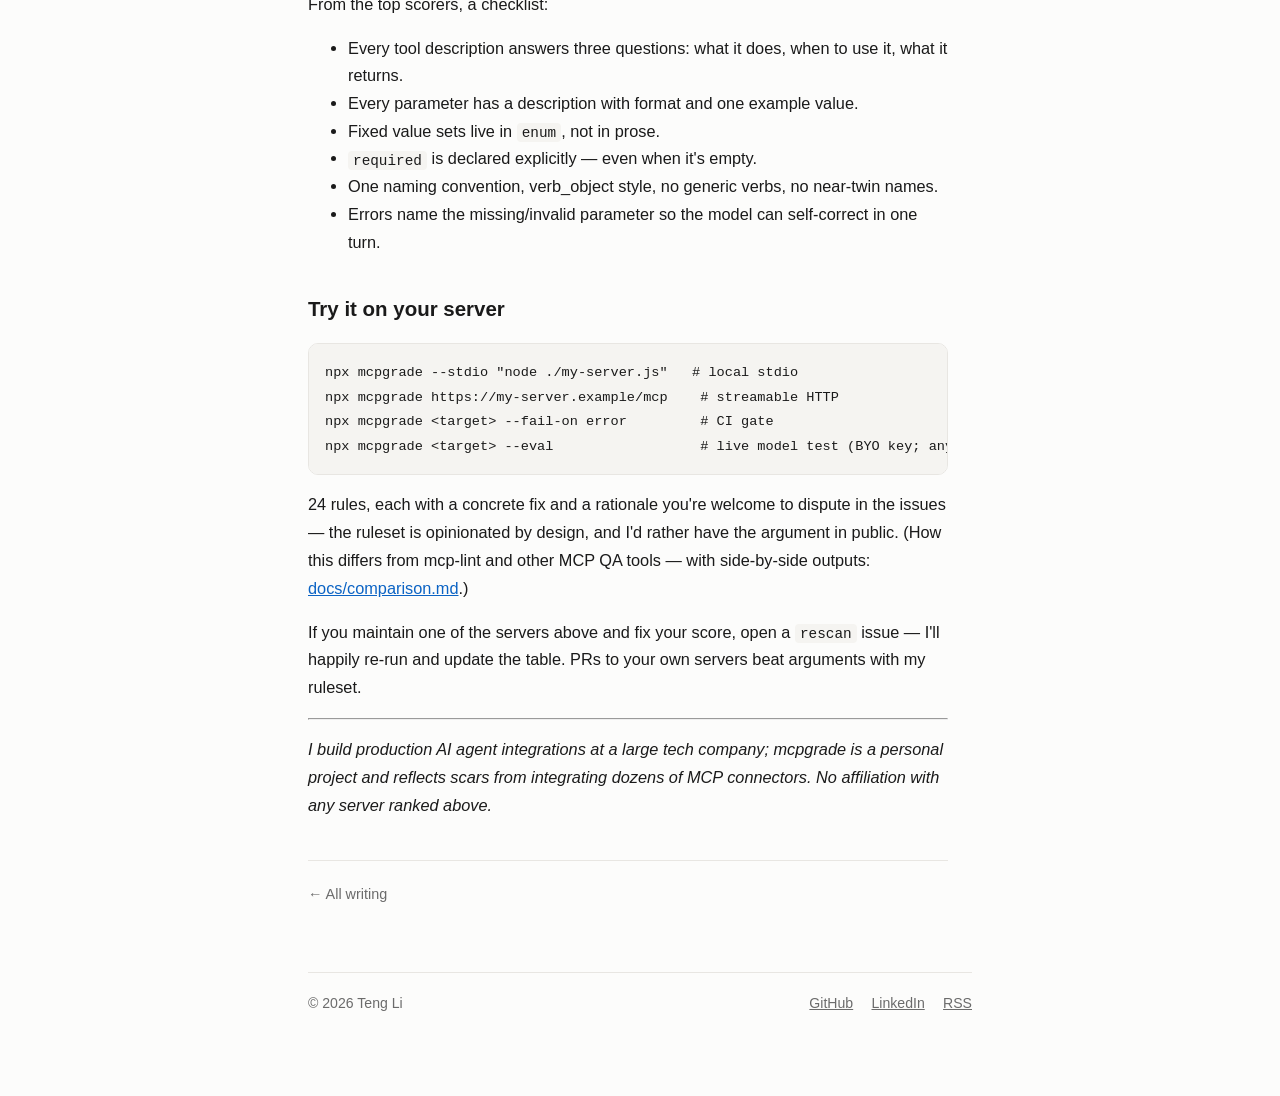
<file: posts/mcp-servers-failing-agents.html>
<!doctype html>
<html lang="en">
<head>
<meta charset="utf-8">
<meta name="viewport" content="width=device-width, initial-scale=1">
<title>I lint-scanned 36 popular MCP servers. A third of them are failing your agent. · Teng Li</title>
<meta name="description" content="Your MCP server can be 100% spec-compliant and still be unusable by an agent. I built mcpgrade to measure the difference — then pointed it at 36 popular servers.">
<meta property="og:title" content="I lint-scanned 36 popular MCP servers. A third of them are failing your agent. · Teng Li">
<meta property="og:description" content="Your MCP server can be 100% spec-compliant and still be unusable by an agent. I built mcpgrade to measure the difference — then pointed it at 36 popular servers.">
<meta property="og:image" content="https://tengli.dev/og-card.png">
<meta property="og:type" content="article">
<meta name="twitter:card" content="summary_large_image">
<meta name="twitter:image" content="https://tengli.dev/og-card.png">
<link rel="icon" href="/favicon.svg" type="image/svg+xml">
<link rel="icon" href="/favicon-32.png" type="image/png" sizes="32x32">
<link rel="apple-touch-icon" href="/apple-touch-icon.png">
<link rel="stylesheet" href="/style.css">
<link rel="alternate" type="application/rss+xml" title="Teng Li" href="/feed.xml">
<script type="module" src="https://static.cloudflareinsights.com/beacon.min.js" data-cf-beacon='{"token": "defe20d26eeb449a922ccc8369be85c0"}'></script>
</head>
<body>
<main>
<header class="site">
  <a class="name" href="/">Teng Li <span>· ML Engineer</span></a>
  <nav><a href="/">Home</a><a href="/writing.html">Writing</a><a href="/about.html">About</a><a href="/feed.xml">RSS</a></nav>
</header>
<article>
<h1>I lint-scanned 36 popular MCP servers. A third of them are failing your agent.</h1>
<p class="post-meta"><time datetime="2026-07-21">2026-07-21</time><span class="chips"><span class="chip">Agents</span><span class="chip">MCP</span><span class="chip">Engineering</span></span></p>
<p>Your MCP server can be 100% spec-compliant and still be unusable by an agent.</p>
<p>The Model Context Protocol spec tells you how to <em>transport</em> tools: JSON-RPC framing, capability negotiation, schema shapes. It says nothing about whether a model can actually <em>use</em> what you serve — whether it picks the right tool out of your catalog, fills the arguments correctly, or burns 8k tokens parsing your schemas on every single request.</p>
<p>I integrate first- and third-party MCP connectors into a production AI agent for a living, and I kept seeing the same failure: servers that pass every compliance check, yet the model calls the wrong tool, hallucinates arguments, or ignores the tool entirely. The problems were never in the protocol layer. They were in the parts no one lints: descriptions, naming, schema design.</p>
<p>So I wrote <a href="https://github.com/tenglidev/mcpgrade">mcpgrade</a> — a Lighthouse-style scorecard for MCP servers. One command, no API key, report in seconds:</p>
<pre><code class="language-bash">npx mcpgrade --stdio &quot;npx -y your-mcp-server&quot;
</code></pre>
<p>Then I pointed it at 36 popular servers. It did not go great.</p>
<h2>The results</h2>
<p>Full sortable table: <a href="https://tengli.dev/mcp-leaderboard.html">tengli.dev/mcp-leaderboard.html</a>. The short version (static analysis, point-in-time snapshot; servers marked <em>(archived)</em> are unmaintained reference implementations, included because they&#39;re still widely installed and copied):</p>
<p><strong>Top of the class (A):</strong> brave-search <em>(archived)</em>, exa, google-maps <em>(archived)</em>, slack <em>(archived)</em>, perplexity-ask, @shopify/dev-mcp, @apify/actors-mcp-server, airbnb, figma-developer-mcp, tavily, gitlab <em>(archived)</em>, elastic, shrimp-task-manager, and more — 15 of 36.</p>
<p><strong>Bottom of the class (D/F), 11 of 36 — and it&#39;s not hobby projects:</strong> MongoDB&#39;s official server (66, with 66 errors), Notion&#39;s official server (62), Airtable (69, 66 errors), todoist-mcp-server (67, <strong>110 errors</strong>), GitHub&#39;s archived reference server (67, 44 errors), and firecrawl-mcp at the very bottom (57, <strong>134 errors</strong>).</p>
<p>Two more servers (Stripe, Supabase) couldn&#39;t be scanned with dummy credentials and were excluded rather than graded.</p>
<h2>Finding 1: the ecosystem has an undocumented-parameter epidemic</h2>
<p>Almost every D/F server has a <strong>descriptions score of zero</strong> while its schema, naming, and token scores are fine. One rule dominates: <code>D004 — parameter has no description</code>.</p>
<p>firecrawl: 132 of its 134 errors are undocumented parameters. <code>url</code>, <code>formats</code>, <code>jsonOptions</code> — the model gets a name and a type, nothing else. todoist: 110. MongoDB and Airtable: 66 each.</p>
<p>The root cause is visible in the source of nearly all of them: <strong>schemas are generated from zod or OpenAPI definitions, and nobody adds <code>.describe()</code></strong>. The type system knows <code>url: string</code>. The model needs to know <em>which</em> URL, in what format, with what constraints. Your schema generator is quietly stripping the single most important signal your tools have.</p>
<p>If you take one thing from this post: open your server, count the parameters without a <code>description</code>, and fix them. It&#39;s the highest-leverage hour you can spend on agent reliability.</p>
<h2>Finding 2: it&#39;s documentation discipline, not catalog size — but size makes discipline harder</h2>
<p>My first pass at this data suggested &quot;small catalogs win&quot;: most 95+ scorers have few tools, and the 24–26 tool servers cluster at D/F. Then shrimp-task-manager scored <strong>A/96 with 15 tools</strong> — carefully documented, tightly named, every description distinct.</p>
<p>So the honest version: <strong>well-documented big catalogs are possible; they&#39;re just rare.</strong> Every tool you add is another description to write, another name that can collide, another schema to keep tight. Discipline doesn&#39;t scale by default. (Size still taxes you either way: the full catalog is serialized into every request.)</p>
<h2>Finding 3: compliance and usability are different axes</h2>
<p>The most-updated servers aren&#39;t the most usable ones. The <em>archived</em> Slack reference server — code nobody maintains — scores A/97, because someone once documented every tool and every parameter by hand. Meanwhile several actively-developed commercial servers ship parameters with no descriptions at all.</p>
<p>Agent usability is a <em>writing</em> problem more than an engineering problem. Compliance checkers can&#39;t measure it. That&#39;s the gap mcpgrade fills.</p>
<p>(One hopeful counterpoint: while writing this, context7 shipped a new version that fixed all its missing parameter descriptions — jumping from C to a perfect static score. The ecosystem can move fast when the gap is visible.)</p>
<h2>Finding 4: I checked the static scores against a real model. The scary number is refusal.</h2>
<p>Static lint is a proxy, so I built <code>--eval</code>: it synthesizes realistic single-step tasks (each embedding concrete values for every required parameter), shows a model the full catalog, and measures whether it picks the right tool and fills valid arguments. Calibration details and methodology: <a href="https://github.com/tenglidev/mcpgrade/blob/main/docs/eval-calibration.md">docs/eval-calibration.md</a>. Cost: pennies per server on a small model.</p>
<p>Two results worth your attention:</p>
<p><strong>Static findings predict live confusion.</strong> On well-documented servers, tool-selection accuracy was 100%. On firecrawl it dropped to 84% — and the misses land <em>exactly</em> on the naming collisions static rules flag: <code>extract</code>↔<code>scrape</code>, <code>agent_status</code>↔<code>check_crawl_status</code>, <code>feedback</code>↔<code>search_feedback</code>.</p>
<p><strong>Big fuzzy catalogs break refusal.</strong> Given deliberately out-of-scope tasks, the model correctly declined 100% of the time on small, well-documented catalogs — but only <strong>50% of the time</strong> on firecrawl&#39;s 26 fuzzy tools. Half the time it &quot;found&quot; a plausible tool and called it. In production, that&#39;s an agent doing <em>something</em> when it should do <em>nothing</em> — arguably the most dangerous failure mode there is.</p>
<h2>What &quot;good&quot; looks like</h2>
<p>From the top scorers, a checklist:</p>
<ul>
<li>Every tool description answers three questions: what it does, when to use it, what it returns.</li>
<li>Every parameter has a description with format and one example value.</li>
<li>Fixed value sets live in <code>enum</code>, not in prose.</li>
<li><code>required</code> is declared explicitly — even when it&#39;s empty.</li>
<li>One naming convention, verb_object style, no generic verbs, no near-twin names.</li>
<li>Errors name the missing/invalid parameter so the model can self-correct in one turn.</li>
</ul>
<h2>Try it on your server</h2>
<pre><code class="language-bash">npx mcpgrade --stdio &quot;node ./my-server.js&quot;   # local stdio
npx mcpgrade https://my-server.example/mcp    # streamable HTTP
npx mcpgrade &lt;target&gt; --fail-on error         # CI gate
npx mcpgrade &lt;target&gt; --eval                  # live model test (BYO key; any OpenAI-compatible endpoint works)
</code></pre>
<p>24 rules, each with a concrete fix and a rationale you&#39;re welcome to dispute in the issues — the ruleset is opinionated by design, and I&#39;d rather have the argument in public. (How this differs from mcp-lint and other MCP QA tools — with side-by-side outputs: <a href="https://github.com/tenglidev/mcpgrade/blob/main/docs/comparison.md">docs/comparison.md</a>.)</p>
<p>If you maintain one of the servers above and fix your score, open a <code>rescan</code> issue — I&#39;ll happily re-run and update the table. PRs to your own servers beat arguments with my ruleset.</p>
<hr>
<p><em>I build production AI agent integrations at a large tech company; mcpgrade is a personal project and reflects scars from integrating dozens of MCP connectors. No affiliation with any server ranked above.</em></p>

<hr class="post-end">
<p class="post-nav"><a href="/writing.html">← All writing</a></p>
</article>
<footer class="site">
  <span>© 2026 Teng Li</span>
  <span class="foot-links">
    <a href="https://github.com/tenglidev">GitHub</a>
    <a href="https://www.linkedin.com/in/teng-li-dev/">LinkedIn</a>
    <a href="/feed.xml">RSS</a>
  </span>
</footer>
</main>
</body>
</html>
</file>
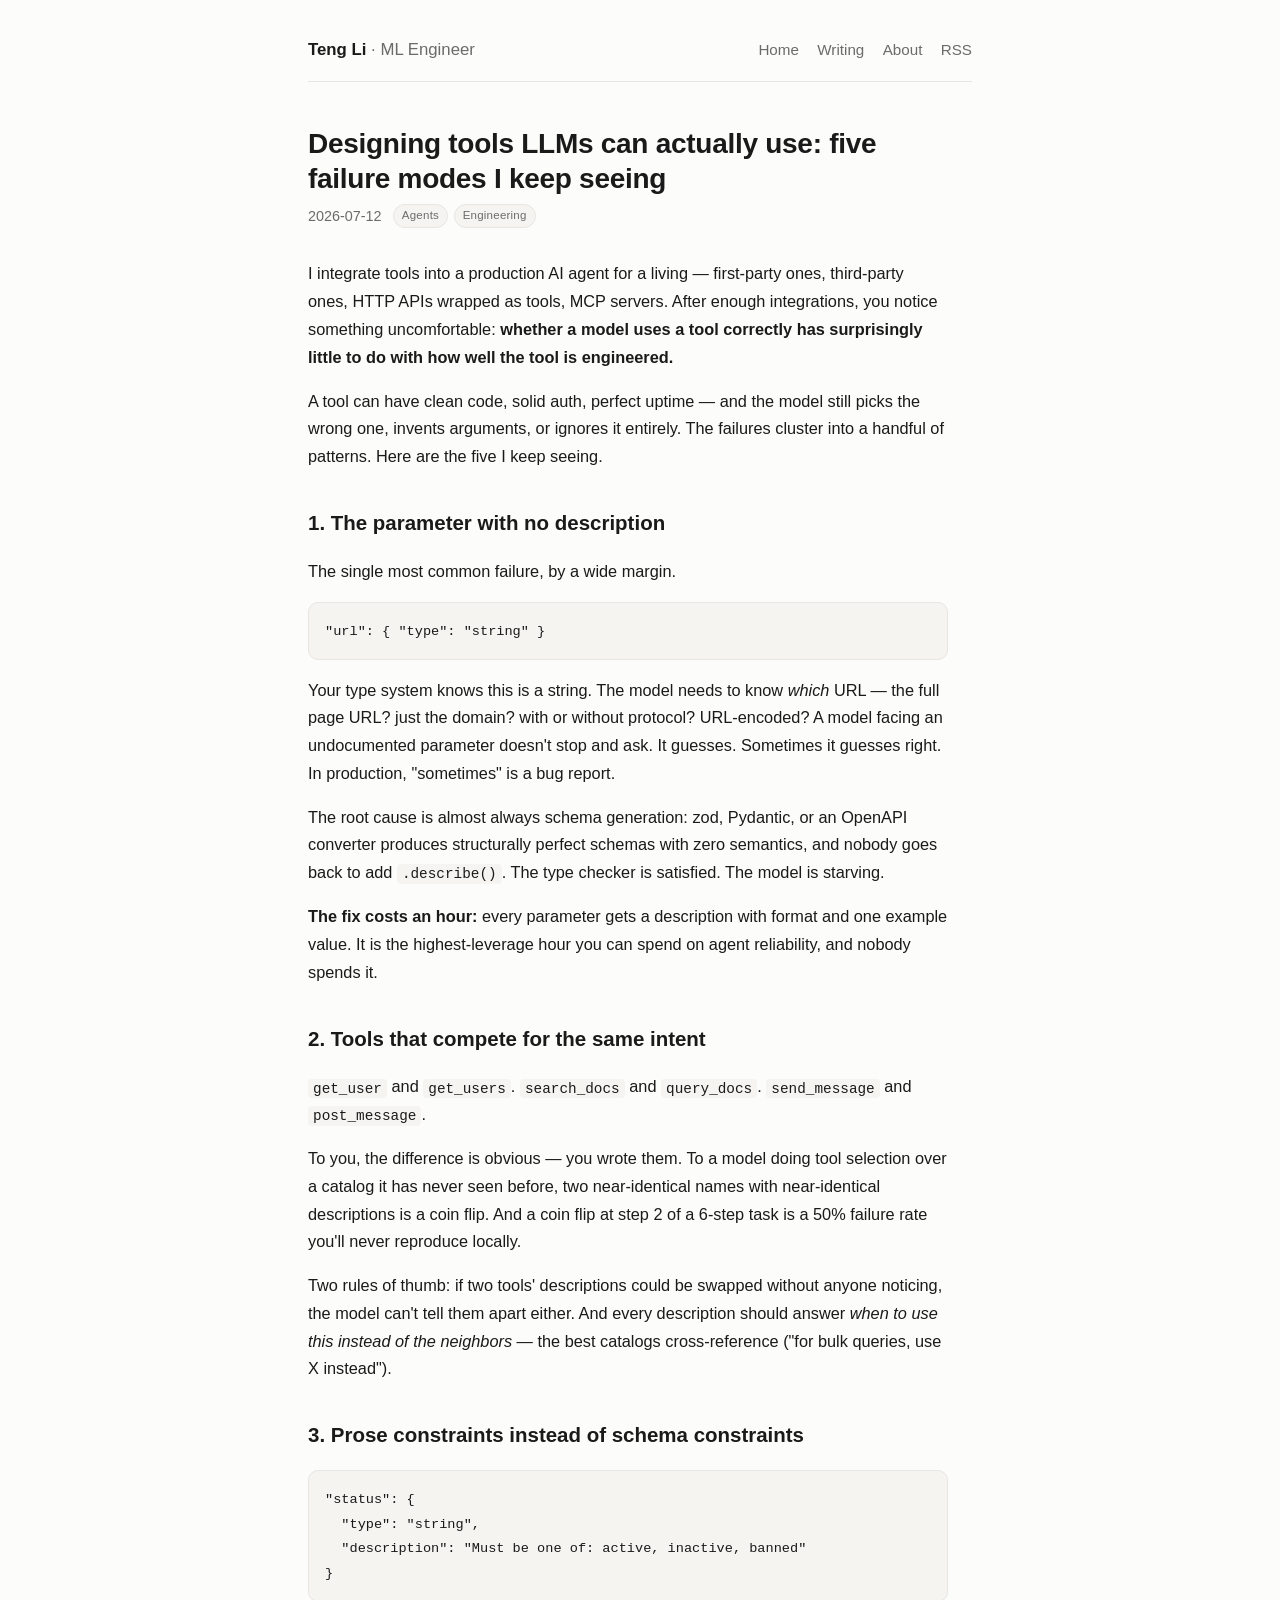
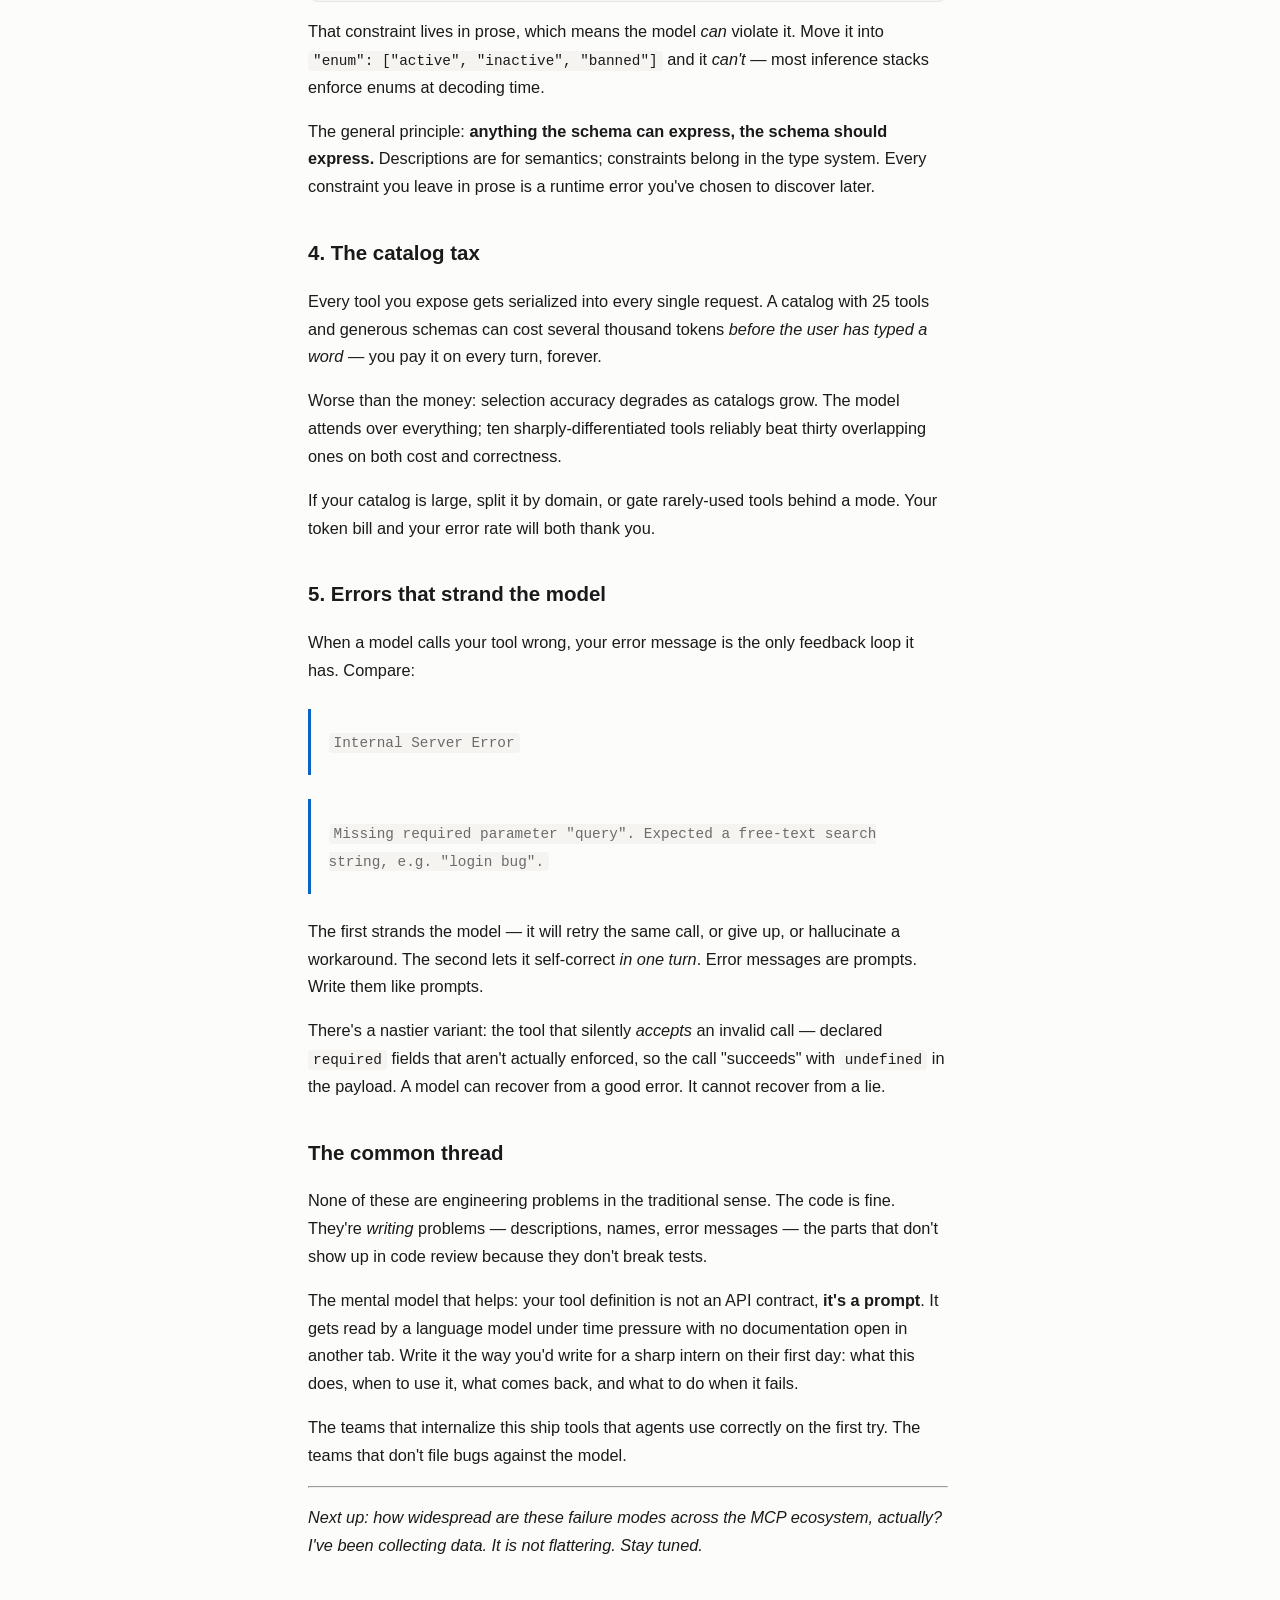
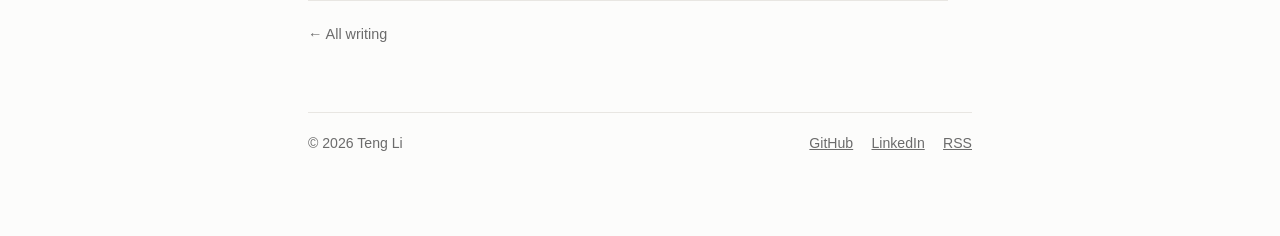
<file: posts/tool-design-for-llms.html>
<!doctype html>
<html lang="en">
<head>
<meta charset="utf-8">
<meta name="viewport" content="width=device-width, initial-scale=1">
<title>Designing tools LLMs can actually use: five failure modes I keep seeing · Teng Li</title>
<meta name="description" content="Your tool API can be perfectly engineered and still confuse every model that touches it. Field notes on why, from someone who integrates agent tools for a living.">
<meta property="og:title" content="Designing tools LLMs can actually use: five failure modes I keep seeing · Teng Li">
<meta property="og:description" content="Your tool API can be perfectly engineered and still confuse every model that touches it. Field notes on why, from someone who integrates agent tools for a living.">
<meta property="og:image" content="https://tengli.dev/og-card.png">
<meta property="og:type" content="article">
<meta name="twitter:card" content="summary_large_image">
<meta name="twitter:image" content="https://tengli.dev/og-card.png">
<link rel="icon" href="/favicon.svg" type="image/svg+xml">
<link rel="icon" href="/favicon-32.png" type="image/png" sizes="32x32">
<link rel="apple-touch-icon" href="/apple-touch-icon.png">
<link rel="stylesheet" href="/style.css">
<link rel="alternate" type="application/rss+xml" title="Teng Li" href="/feed.xml">
<script type="module" src="https://static.cloudflareinsights.com/beacon.min.js" data-cf-beacon='{"token": "defe20d26eeb449a922ccc8369be85c0"}'></script>
</head>
<body>
<main>
<header class="site">
  <a class="name" href="/">Teng Li <span>· ML Engineer</span></a>
  <nav><a href="/">Home</a><a href="/writing.html">Writing</a><a href="/about.html">About</a><a href="/feed.xml">RSS</a></nav>
</header>
<article>
<h1>Designing tools LLMs can actually use: five failure modes I keep seeing</h1>
<p class="post-meta"><time datetime="2026-07-12">2026-07-12</time><span class="chips"><span class="chip">Agents</span><span class="chip">Engineering</span></span></p>
<p>I integrate tools into a production AI agent for a living — first-party ones,
third-party ones, HTTP APIs wrapped as tools, MCP servers. After enough
integrations, you notice something uncomfortable: <strong>whether a model uses a tool
correctly has surprisingly little to do with how well the tool is engineered.</strong></p>
<p>A tool can have clean code, solid auth, perfect uptime — and the model still
picks the wrong one, invents arguments, or ignores it entirely. The failures
cluster into a handful of patterns. Here are the five I keep seeing.</p>
<h2>1. The parameter with no description</h2>
<p>The single most common failure, by a wide margin.</p>
<pre><code class="language-json">&quot;url&quot;: { &quot;type&quot;: &quot;string&quot; }
</code></pre>
<p>Your type system knows this is a string. The model needs to know <em>which</em> URL —
the full page URL? just the domain? with or without protocol? URL-encoded?
A model facing an undocumented parameter doesn&#39;t stop and ask. It guesses.
Sometimes it guesses right. In production, &quot;sometimes&quot; is a bug report.</p>
<p>The root cause is almost always schema generation: zod, Pydantic, or an
OpenAPI converter produces structurally perfect schemas with zero semantics,
and nobody goes back to add <code>.describe()</code>. The type checker is satisfied.
The model is starving.</p>
<p><strong>The fix costs an hour:</strong> every parameter gets a description with format and
one example value. It is the highest-leverage hour you can spend on agent
reliability, and nobody spends it.</p>
<h2>2. Tools that compete for the same intent</h2>
<p><code>get_user</code> and <code>get_users</code>. <code>search_docs</code> and <code>query_docs</code>. <code>send_message</code>
and <code>post_message</code>.</p>
<p>To you, the difference is obvious — you wrote them. To a model doing tool
selection over a catalog it has never seen before, two near-identical names
with near-identical descriptions is a coin flip. And a coin flip at step 2 of
a 6-step task is a 50% failure rate you&#39;ll never reproduce locally.</p>
<p>Two rules of thumb: if two tools&#39; descriptions could be swapped without
anyone noticing, the model can&#39;t tell them apart either. And every
description should answer <em>when to use this instead of the neighbors</em> — the
best catalogs cross-reference (&quot;for bulk queries, use X instead&quot;).</p>
<h2>3. Prose constraints instead of schema constraints</h2>
<pre><code class="language-json">&quot;status&quot;: {
  &quot;type&quot;: &quot;string&quot;,
  &quot;description&quot;: &quot;Must be one of: active, inactive, banned&quot;
}
</code></pre>
<p>That constraint lives in prose, which means the model <em>can</em> violate it.
Move it into <code>&quot;enum&quot;: [&quot;active&quot;, &quot;inactive&quot;, &quot;banned&quot;]</code> and it <em>can&#39;t</em> —
most inference stacks enforce enums at decoding time.</p>
<p>The general principle: <strong>anything the schema can express, the schema should
express.</strong> Descriptions are for semantics; constraints belong in the type
system. Every constraint you leave in prose is a runtime error you&#39;ve chosen
to discover later.</p>
<h2>4. The catalog tax</h2>
<p>Every tool you expose gets serialized into every single request. A catalog
with 25 tools and generous schemas can cost several thousand tokens <em>before
the user has typed a word</em> — you pay it on every turn, forever.</p>
<p>Worse than the money: selection accuracy degrades as catalogs grow. The model
attends over everything; ten sharply-differentiated tools reliably beat
thirty overlapping ones on both cost and correctness.</p>
<p>If your catalog is large, split it by domain, or gate rarely-used tools
behind a mode. Your token bill and your error rate will both thank you.</p>
<h2>5. Errors that strand the model</h2>
<p>When a model calls your tool wrong, your error message is the only feedback
loop it has. Compare:</p>
<blockquote>
<p><code>Internal Server Error</code></p>
</blockquote>
<blockquote>
<p><code>Missing required parameter &quot;query&quot;. Expected a free-text search string, e.g. &quot;login bug&quot;.</code></p>
</blockquote>
<p>The first strands the model — it will retry the same call, or give up, or
hallucinate a workaround. The second lets it self-correct <em>in one turn</em>.
Error messages are prompts. Write them like prompts.</p>
<p>There&#39;s a nastier variant: the tool that silently <em>accepts</em> an invalid call —
declared <code>required</code> fields that aren&#39;t actually enforced, so the call
&quot;succeeds&quot; with <code>undefined</code> in the payload. A model can recover from a good
error. It cannot recover from a lie.</p>
<h2>The common thread</h2>
<p>None of these are engineering problems in the traditional sense. The code is
fine. They&#39;re <em>writing</em> problems — descriptions, names, error messages — the
parts that don&#39;t show up in code review because they don&#39;t break tests.</p>
<p>The mental model that helps: your tool definition is not an API contract,
<strong>it&#39;s a prompt</strong>. It gets read by a language model under time pressure with
no documentation open in another tab. Write it the way you&#39;d write for a
sharp intern on their first day: what this does, when to use it, what comes
back, and what to do when it fails.</p>
<p>The teams that internalize this ship tools that agents use correctly on the
first try. The teams that don&#39;t file bugs against the model.</p>
<hr>
<p><em>Next up: how widespread are these failure modes across the MCP ecosystem,
actually? I&#39;ve been collecting data. It is not flattering. Stay tuned.</em></p>

<hr class="post-end">
<p class="post-nav"><a href="/writing.html">← All writing</a></p>
</article>
<footer class="site">
  <span>© 2026 Teng Li</span>
  <span class="foot-links">
    <a href="https://github.com/tenglidev">GitHub</a>
    <a href="https://www.linkedin.com/in/teng-li-dev/">LinkedIn</a>
    <a href="/feed.xml">RSS</a>
  </span>
</footer>
</main>
</body>
</html>
</file>
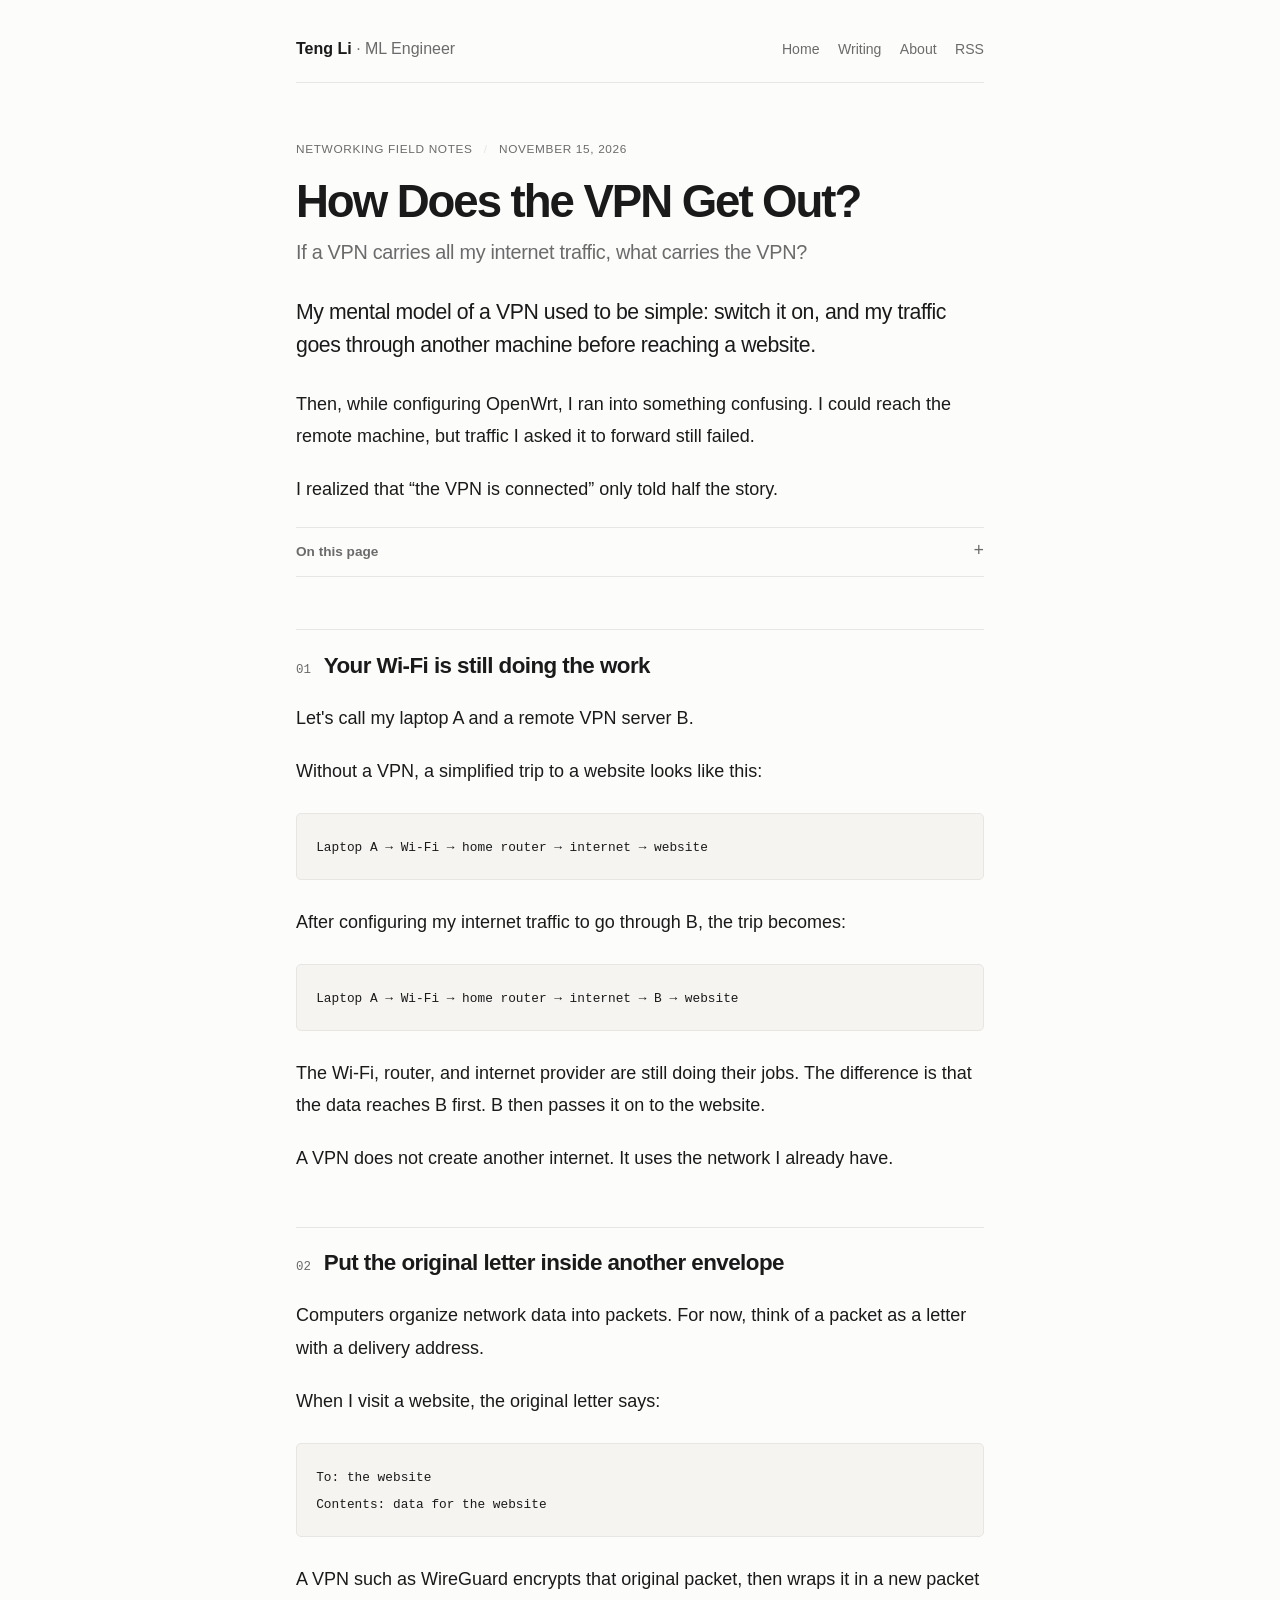
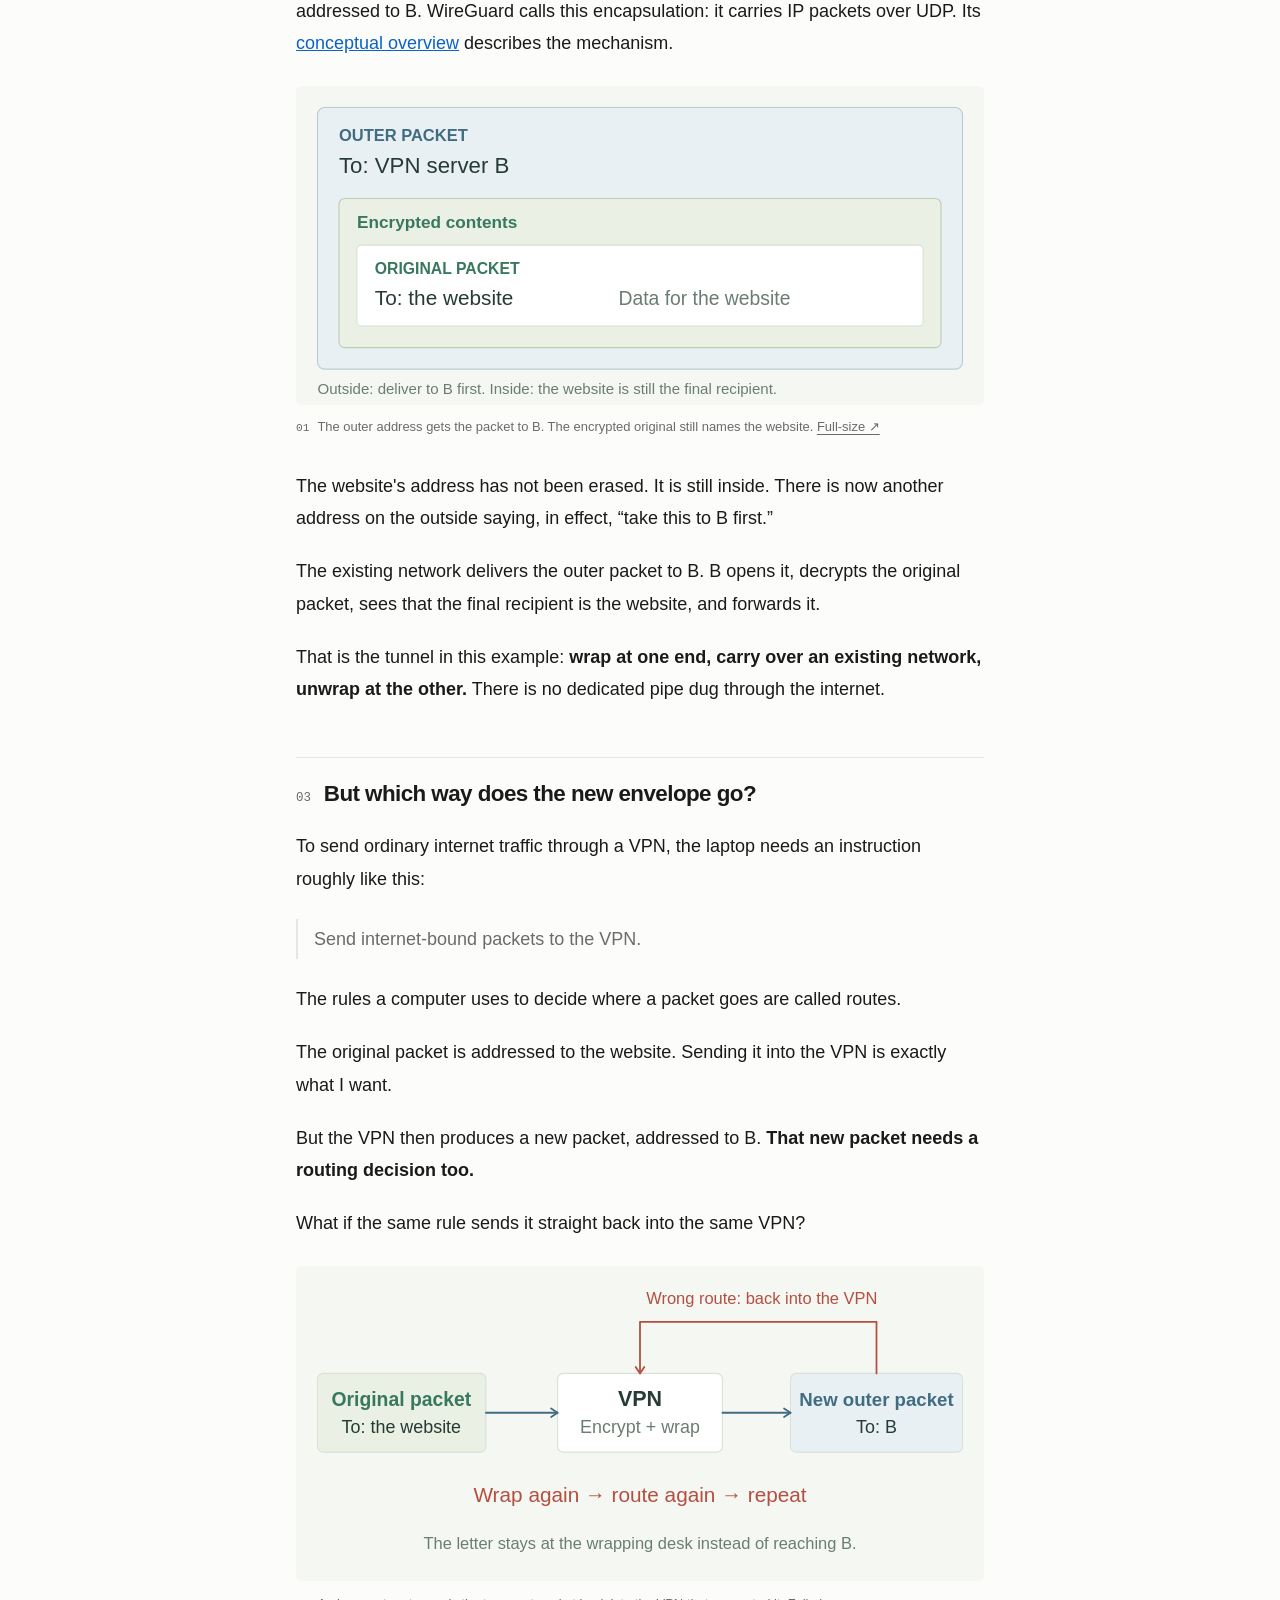
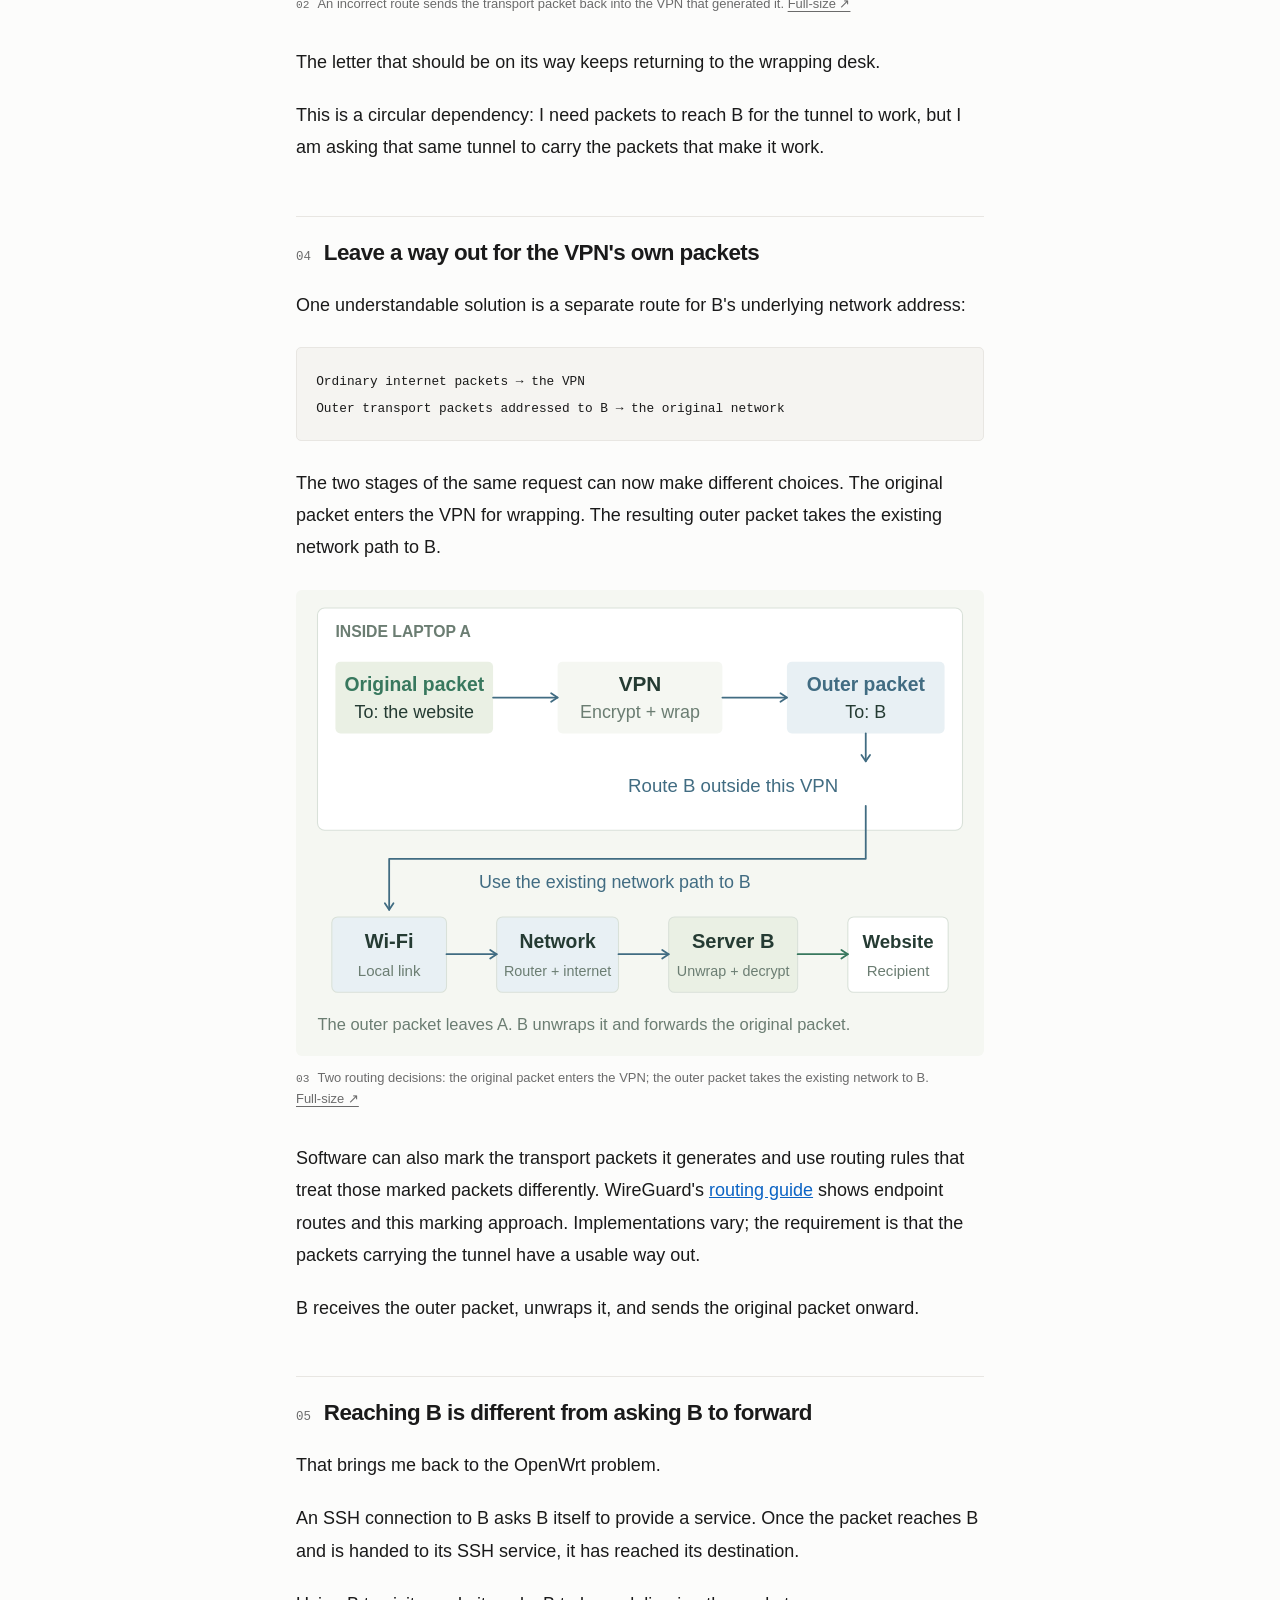
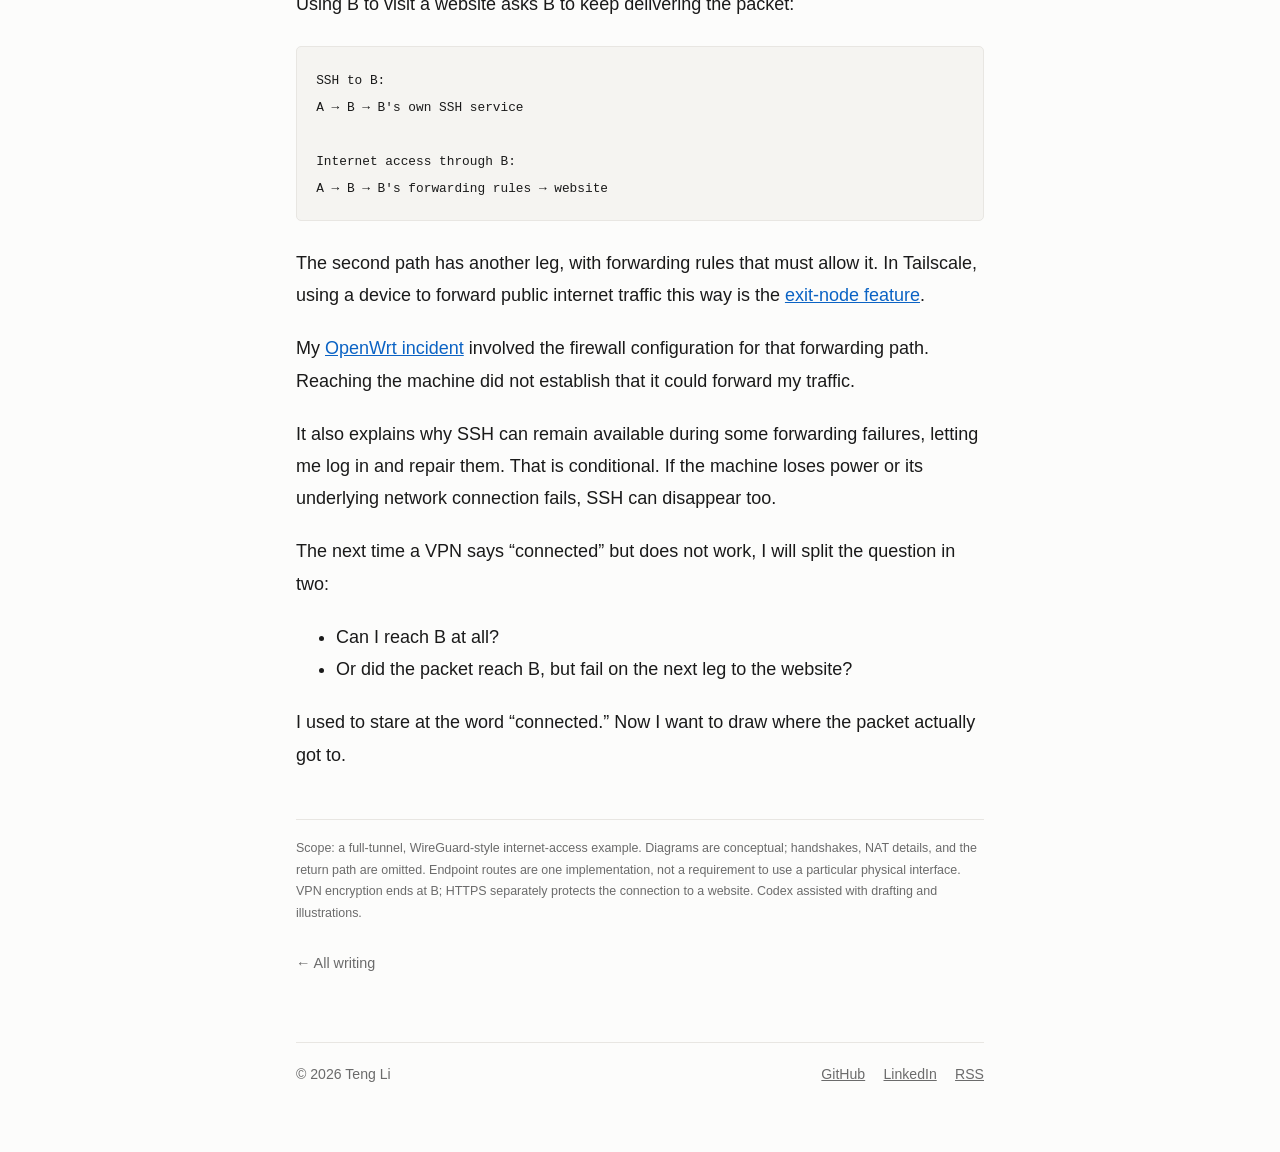
<file: posts/tunnel-must-not-tunnel-itself.html>
<!doctype html>
<html lang="en" class="essay-document">
<head>
<meta charset="utf-8">
<meta name="viewport" content="width=device-width, initial-scale=1">
<title>How Does the VPN Get Out? · Teng Li</title>
<meta name="description" content="A VPN still needs the network underneath it. Three diagrams explain packet wrapping, routing loops, and why reaching a machine does not prove it can forward traffic.">
<meta property="og:title" content="How Does the VPN Get Out? · Teng Li">
<meta property="og:description" content="A VPN still needs the network underneath it. Three diagrams explain packet wrapping, routing loops, and why reaching a machine does not prove it can forward traffic.">
<meta property="og:image" content="https://tengli.dev/assets/tunnel-must-not-tunnel-itself/cover.png?v=20261115">
<meta property="og:image:width" content="1200">
<meta property="og:image:height" content="630">
<meta property="og:image:alt" content="An outer packet addressed to a VPN server contains an encrypted original packet addressed to a website.">
<meta property="og:type" content="article">
<meta name="twitter:card" content="summary_large_image">
<meta name="twitter:image" content="https://tengli.dev/assets/tunnel-must-not-tunnel-itself/cover.png?v=20261115">
<meta name="twitter:image:alt" content="An outer packet addressed to a VPN server contains an encrypted original packet addressed to a website.">
<link rel="icon" href="/favicon.svg" type="image/svg+xml">
<link rel="icon" href="/favicon-32.png" type="image/png" sizes="32x32">
<link rel="apple-touch-icon" href="/apple-touch-icon.png">
<link rel="stylesheet" href="/style.css">
<link rel="stylesheet" href="/assets/tunnel-must-not-tunnel-itself/article.css?v=20261115">
<link rel="alternate" type="application/rss+xml" title="Teng Li" href="/feed.xml">
<script type="module" src="https://static.cloudflareinsights.com/beacon.min.js" data-cf-beacon='{"token": "defe20d26eeb449a922ccc8369be85c0"}'></script>
<link rel="canonical" href="https://tengli.dev/posts/tunnel-must-not-tunnel-itself.html">
<meta property="article:published_time" content="2026-11-15T00:00:00-08:00">
</head>
<body class="essay-page"><main><header class="site">
  <a class="name" href="/">Teng Li <span>· ML Engineer</span></a>
  <nav><a href="/">Home</a><a href="/writing.html">Writing</a><a href="/about.html">About</a><a href="/feed.xml">RSS</a></nav>
</header>
<article class="visual-essay"><header class="essay-header">
<p class="essay-kicker">Networking field notes <span aria-hidden="true">/</span> <time datetime="2026-11-15">November 15, 2026</time></p>
<h1>How Does the <span>VPN Get Out?</span></h1><p class="essay-deck">If a VPN carries all my internet traffic, what carries the VPN?</p></header>
<p class="article-lede">My mental model of a VPN used to be simple: switch it on, and my traffic goes through another machine before reaching a website.</p>
<p>Then, while configuring OpenWrt, I ran into something confusing. I could reach the remote machine, but traffic I asked it to forward still failed.</p>
<p>I realized that “the VPN is connected” only told half the story.</p>
<details class="essay-contents"><summary>On this page</summary><nav aria-label="In this article"><ol><li><a href="#existing-network"><span>01</span>Your Wi-Fi is still doing the work</a></li><li><a href="#envelope"><span>02</span>Put the original letter inside another envelope</a></li><li><a href="#wrong-route"><span>03</span>But which way does the new envelope go?</a></li><li><a href="#way-out"><span>04</span>Leave a way out for the VPN&#x27;s own packets</a></li><li><a href="#forwarding"><span>05</span>Reaching B is different from asking B to forward</a></li></ol></nav></details>
<h2 id="existing-network"><span class="section-number">01</span>Your Wi-Fi is still doing the work</h2>
<p>Let's call my laptop A and a remote VPN server B.</p>
<p>Without a VPN, a simplified trip to a website looks like this:</p>
<pre><code>Laptop A → Wi-Fi → home router → internet → website</code></pre>
<p>After configuring my internet traffic to go through B, the trip becomes:</p>
<pre><code>Laptop A → Wi-Fi → home router → internet → B → website</code></pre>
<p>The Wi-Fi, router, and internet provider are still doing their jobs. The difference is that the data reaches B first. B then passes it on to the website.</p>
<p>A VPN does not create another internet. It uses the network I already have.</p>
<h2 id="envelope"><span class="section-number">02</span>Put the original letter inside another envelope</h2>
<p>Computers organize network data into packets. For now, think of a packet as a letter with a delivery address.</p>
<p>When I visit a website, the original letter says:</p>
<pre><code>To: the website
Contents: data for the website</code></pre>
<p>A VPN such as WireGuard encrypts that original packet, then wraps it in a new packet addressed to B. WireGuard calls this encapsulation: it carries IP packets over UDP. Its <a href="https://www.wireguard.com/#conceptual-overview">conceptual overview</a> describes the mechanism.</p>
<figure class="article-figure" id="figure-01"><picture><source media="(max-width:40rem)" srcset="/assets/tunnel-must-not-tunnel-itself/packet-envelope-mobile.svg" width="640" height="600"><img src="/assets/tunnel-must-not-tunnel-itself/packet-envelope.svg" width="960" height="445" loading="lazy" alt="The outer packet is addressed to VPN server B. Its encrypted payload contains the original packet, which is still addressed to the website."></picture><figcaption><span class="figure-number">01</span>The outer address gets the packet to B. The encrypted original still names the website. <a href="/assets/tunnel-must-not-tunnel-itself/packet-envelope.svg">Full-size ↗</a></figcaption></figure>
<p>The website's address has not been erased. It is still inside. There is now another address on the outside saying, in effect, “take this to B first.”</p>
<p>The existing network delivers the outer packet to B. B opens it, decrypts the original packet, sees that the final recipient is the website, and forwards it.</p>
<p>That is the tunnel in this example: <strong>wrap at one end, carry over an existing network, unwrap at the other.</strong> There is no dedicated pipe dug through the internet.</p>
<h2 id="wrong-route"><span class="section-number">03</span>But which way does the new envelope go?</h2>
<p>To send ordinary internet traffic through a VPN, the laptop needs an instruction roughly like this:</p>
<blockquote><p>Send internet-bound packets to the VPN.</p></blockquote>
<p>The rules a computer uses to decide where a packet goes are called routes.</p>
<p>The original packet is addressed to the website. Sending it into the VPN is exactly what I want.</p>
<p>But the VPN then produces a new packet, addressed to B. <strong>That new packet needs a routing decision too.</strong></p>
<p>What if the same rule sends it straight back into the same VPN?</p>
<figure class="article-figure" id="figure-02"><picture><source media="(max-width:40rem)" srcset="/assets/tunnel-must-not-tunnel-itself/routing-loop-mobile.svg" width="640" height="725"><img src="/assets/tunnel-must-not-tunnel-itself/routing-loop.svg" width="960" height="440" loading="lazy" alt="An incorrect route sends the newly generated outer packet back into the same VPN, producing another layer of wrapping instead of delivering it to B."></picture><figcaption><span class="figure-number">02</span>An incorrect route sends the transport packet back into the VPN that generated it. <a href="/assets/tunnel-must-not-tunnel-itself/routing-loop.svg">Full-size ↗</a></figcaption></figure>
<p>The letter that should be on its way keeps returning to the wrapping desk.</p>
<p>This is a circular dependency: I need packets to reach B for the tunnel to work, but I am asking that same tunnel to carry the packets that make it work.</p>
<h2 id="way-out"><span class="section-number">04</span>Leave a way out for the VPN&#x27;s own packets</h2>
<p>One understandable solution is a separate route for B's underlying network address:</p>
<pre><code>Ordinary internet packets → the VPN
Outer transport packets addressed to B → the original network</code></pre>
<p>The two stages of the same request can now make different choices. The original packet enters the VPN for wrapping. The resulting outer packet takes the existing network path to B.</p>
<figure class="article-figure" id="figure-03"><picture><source media="(max-width:40rem)" srcset="/assets/tunnel-must-not-tunnel-itself/correct-path-mobile.svg" width="640" height="1115"><img src="/assets/tunnel-must-not-tunnel-itself/correct-path.svg" width="960" height="650" loading="lazy" alt="Inside laptop A, the original packet is encrypted and wrapped. A route for B sends the outer packet through Wi-Fi and the existing network. B unwraps it and forwards the original packet to the website."></picture><figcaption><span class="figure-number">03</span>Two routing decisions: the original packet enters the VPN; the outer packet takes the existing network to B. <a href="/assets/tunnel-must-not-tunnel-itself/correct-path.svg">Full-size ↗</a></figcaption></figure>
<p>Software can also mark the transport packets it generates and use routing rules that treat those marked packets differently. WireGuard's <a href="https://www.wireguard.com/netns/">routing guide</a> shows endpoint routes and this marking approach. Implementations vary; the requirement is that the packets carrying the tunnel have a usable way out.</p>
<p>B receives the outer packet, unwraps it, and sends the original packet onward.</p>
<h2 id="forwarding"><span class="section-number">05</span>Reaching B is different from asking B to forward</h2>
<p>That brings me back to the OpenWrt problem.</p>
<p>An SSH connection to B asks B itself to provide a service. Once the packet reaches B and is handed to its SSH service, it has reached its destination.</p>
<p>Using B to visit a website asks B to keep delivering the packet:</p>
<pre><code>SSH to B:
A → B → B&#x27;s own SSH service

Internet access through B:
A → B → B&#x27;s forwarding rules → website</code></pre>
<p>The second path has another leg, with forwarding rules that must allow it. In Tailscale, using a device to forward public internet traffic this way is the <a href="https://tailscale.com/docs/features/exit-nodes">exit-node feature</a>.</p>
<p>My <a href="https://tengli.dev/posts/every-layer-lied.html#forwarding">OpenWrt incident</a> involved the firewall configuration for that forwarding path. Reaching the machine did not establish that it could forward my traffic.</p>
<p>It also explains why SSH can remain available during some forwarding failures, letting me log in and repair them. That is conditional. If the machine loses power or its underlying network connection fails, SSH can disappear too.</p>
<p>The next time a VPN says “connected” but does not work, I will split the question in two:</p>
<ul><li>Can I reach B at all?</li><li>Or did the packet reach B, but fail on the next leg to the website?</li></ul>
<p>I used to stare at the word “connected.” Now I want to draw where the packet actually got to.</p><aside class="essay-credits"><p>Scope: a full-tunnel, WireGuard-style internet-access example. Diagrams are conceptual; handshakes, NAT details, and the return path are omitted. Endpoint routes are one implementation, not a requirement to use a particular physical interface. VPN encryption ends at B; HTTPS separately protects the connection to a website. Codex assisted with drafting and illustrations.</p></aside>
<p class="post-nav"><a href="/writing.html">← All writing</a></p></article><footer class="site">
  <span>© 2026 Teng Li</span>
  <span class="foot-links">
    <a href="https://github.com/tenglidev">GitHub</a>
    <a href="https://www.linkedin.com/in/teng-li-dev/">LinkedIn</a>
    <a href="/feed.xml">RSS</a>
  </span>
</footer>
</main>
</body>
</html>
</file>
<file: style.css>
:root {
  --bg: #fcfcfb;
  --surface: #ffffff;
  --text: #1a1a1a;
  --muted: #6b6b6b;
  --faint: #8f8f8f;
  --accent: #0b63c4;
  --accent-2: #6d3bd6;
  --border: #e8e6e2;
  --code-bg: #f5f4f1;
  color-scheme: light dark;
}
@media (prefers-color-scheme: dark) {
  :root {
    --bg: #111214;
    --surface: #1a1c1f;
    --text: #e9e9ea;
    --muted: #9a9a9a;
    --faint: #7a7a7a;
    --accent: #6db3f2;
    --accent-2: #a98bf0;
    --border: #2a2c30;
    --code-bg: #202226;
  }
}
* { box-sizing: border-box; }
html { scroll-behavior: smooth; }
body {
  margin: 0;
  background: var(--bg);
  color: var(--text);
  font: 17px/1.7 -apple-system, "Segoe UI", Helvetica, Arial, sans-serif;
  -webkit-font-smoothing: antialiased;
}
main {
  max-width: 44rem;
  margin: 0 auto;
  padding: 2.25rem 1.25rem 5rem;
}

/* Header / nav */
header.site {
  display: flex;
  justify-content: space-between;
  align-items: baseline;
  gap: 1rem;
  flex-wrap: wrap;
  border-bottom: 1px solid var(--border);
  padding-bottom: 1rem;
  margin-bottom: 2.75rem;
}
header.site .name { font-weight: 700; font-size: 1.05rem; text-decoration: none; color: var(--text); }
header.site .name span { color: var(--muted); font-weight: 400; }
header.site nav a {
  color: var(--muted);
  text-decoration: none;
  margin-left: 1.15rem;
  font-size: 0.95rem;
}
header.site nav a:first-child { margin-left: 0; }
header.site nav a:hover { color: var(--accent); }
header.site nav a.on { color: var(--text); font-weight: 600; }

/* Hero */
.hero {
  display: flex;
  gap: 1.4rem;
  align-items: flex-start;
  margin-bottom: 3.25rem;
}
.avatar { width: 78px; height: 78px; flex: none; border-radius: 22px; box-shadow: 0 6px 20px rgba(0,0,0,0.10); }
.hero-body { min-width: 0; }
.hero-name { font-size: 1.85rem; line-height: 1.2; margin: 0.1rem 0 0.15rem; letter-spacing: -0.01em; }
.hero-role { color: var(--muted); font-size: 0.98rem; margin: 0 0 0.85rem; }
.hero-lede { margin: 0 0 1.1rem; font-size: 1.02rem; }
.hero-links { display: flex; flex-wrap: wrap; gap: 1.1rem; font-size: 0.95rem; }
.hero-links a { text-decoration: none; color: var(--accent); }
.hero-links a:hover { text-decoration: underline; }

/* Blocks */
.block { margin: 2.75rem 0; }
.block-head { display: flex; justify-content: space-between; align-items: baseline; }
.block-title {
  font-size: 0.82rem;
  text-transform: uppercase;
  letter-spacing: 0.09em;
  color: var(--faint);
  font-weight: 700;
  margin: 0 0 1.1rem;
}
.more { font-size: 0.9rem; text-decoration: none; color: var(--muted); }
.more:hover { color: var(--accent); }

/* Cards */
.cards { display: grid; grid-template-columns: repeat(auto-fit, minmax(15rem, 1fr)); gap: 0.9rem; }
.card {
  display: block;
  background: var(--surface);
  border: 1px solid var(--border);
  border-radius: 12px;
  padding: 1.1rem 1.15rem;
  text-decoration: none;
  color: inherit;
  transition: border-color 0.15s, transform 0.15s, box-shadow 0.15s;
}
.card:hover {
  border-color: color-mix(in srgb, var(--accent) 55%, var(--border));
  transform: translateY(-2px);
  box-shadow: 0 8px 22px rgba(0,0,0,0.06);
}
.card h3 { margin: 0 0 0.4rem; font-size: 1.02rem; }
.card p { margin: 0 0 0.7rem; color: var(--muted); font-size: 0.92rem; line-height: 1.55; }
.card-meta { font-size: 0.78rem; color: var(--faint); text-transform: uppercase; letter-spacing: 0.05em; }

/* Post lists */
h1 { font-size: 1.75rem; line-height: 1.25; margin: 0 0 0.5rem; letter-spacing: -0.01em; }
h2 { font-size: 1.28rem; margin-top: 2.2rem; }
h3 { font-size: 1.06rem; margin-top: 1.8rem; }
a { color: var(--accent); }
.page-lede { color: var(--muted); margin: 0 0 2rem; }

ul.post-list { list-style: none; padding: 0; margin: 0; }
.post-item { padding: 1rem 0; border-bottom: 1px solid var(--border); }
.post-item:last-child { border-bottom: none; }
.post-link { font-size: 1.08rem; font-weight: 600; text-decoration: none; color: var(--text); }
.post-link:hover { color: var(--accent); }
.post-row { display: flex; align-items: center; gap: 0.7rem; margin: 0.3rem 0 0; }
.post-row time { color: var(--faint); font-size: 0.85rem; white-space: nowrap; }
.post-desc { margin: 0.4rem 0 0; color: var(--muted); font-size: 0.93rem; line-height: 1.55; }
.topic-group { margin-bottom: 2.5rem; scroll-margin-top: 1.5rem; }

/* Chips */
.chips { display: inline-flex; flex-wrap: wrap; gap: 0.35rem; }
.chip {
  font-size: 0.72rem;
  color: var(--muted);
  background: var(--code-bg);
  border: 1px solid var(--border);
  padding: 0.08rem 0.5rem;
  border-radius: 999px;
  letter-spacing: 0.02em;
}

/* Article */
article { max-width: 40rem; }
.post-meta { display: flex; align-items: center; gap: 0.7rem; color: var(--muted); font-size: 0.9rem; margin: 0 0 2rem; }
.prose, article { font-size: 1.02rem; }
.post-end { border: none; border-top: 1px solid var(--border); margin: 2.5rem 0 1.2rem; }
.post-nav a { text-decoration: none; color: var(--muted); font-size: 0.9rem; }
.post-nav a:hover { color: var(--accent); }

code {
  background: var(--code-bg);
  padding: 0.12em 0.35em;
  border-radius: 4px;
  font-size: 0.88em;
  font-family: ui-monospace, "SF Mono", Menlo, Consolas, monospace;
}
pre {
  background: var(--code-bg);
  border: 1px solid var(--border);
  border-radius: 10px;
  padding: 1rem;
  overflow-x: auto;
  line-height: 1.5;
}
pre code { background: none; padding: 0; font-size: 0.85rem; }
blockquote {
  margin: 1.5rem 0;
  padding: 0.2rem 1.1rem;
  border-left: 3px solid var(--accent);
  color: var(--muted);
}
table { border-collapse: collapse; width: 100%; font-size: 0.9rem; display: block; overflow-x: auto; }
th, td { border: 1px solid var(--border); padding: 0.45rem 0.65rem; text-align: left; }
th { background: var(--code-bg); }
img { max-width: 100%; border-radius: 8px; }

/* Footer */
footer.site {
  margin-top: 4rem;
  padding-top: 1.2rem;
  border-top: 1px solid var(--border);
  color: var(--muted);
  font-size: 0.88rem;
  display: flex;
  justify-content: space-between;
  flex-wrap: wrap;
  gap: 0.6rem;
}
footer.site a { color: var(--muted); margin-left: 0.9rem; }
footer.site .foot-links a:first-child { margin-left: 0; }
footer.site a:hover { color: var(--accent); }

@media (max-width: 34rem) {
  .hero { flex-direction: column; gap: 1rem; }
  .avatar { width: 64px; height: 64px; }
}

.project-demo { width: 100%; border-radius: 12px; margin-top: 14px; border: 1px solid rgba(128,128,128,.25); display: block; }

/* SlothPulse demo */
.project-feature { padding: 1.4rem; border: 1px solid var(--border); border-radius: 12px; background: var(--surface); }
.project-feature .block-title { margin-bottom: 0.6rem; }
.project-feature h2 { margin: 0; font-size: 1.4rem; line-height: 1.35; }
.project-feature > p:not(.block-title) { color: var(--muted); font-size: 0.95rem; }
.demo-video { margin: 1.25rem 0; }
.demo-video video { display: block; width: 100%; height: auto; aspect-ratio: 16 / 9; background: #101719; border: 1px solid var(--border); border-radius: 10px; }
.demo-video figcaption { margin-top: 0.55rem; color: var(--muted); font-size: 0.8rem; line-height: 1.5; }
.project-links { display: flex; flex-wrap: wrap; gap: 0.6rem 1.1rem; font-size: 0.9rem; }
.project-links a { text-decoration: none; }
.project-links a:hover { text-decoration: underline; }
</file>
<file: assets/every-layer-lied/article.css>
/* Reading layout for this field note. */
.essay-document { scroll-behavior: auto; }
.essay-page { font-size: 18px; line-height: 1.8; }
.essay-page main { max-width: 46rem; padding: 2rem 1.5rem 4rem; }
.essay-page header.site { margin-bottom: 3.5rem; padding-bottom: 1.1rem; }
.essay-page header.site .name { font-size: 1rem; }
.essay-page header.site nav a { font-size: 0.88rem; }
.essay-page .visual-essay { max-width: none; font-size: 1em; }
.essay-header { margin-bottom: 1.5rem; }
.essay-kicker { display: flex; flex-wrap: wrap; gap: 0.7rem; margin: 0 0 1rem; color: var(--muted); font-size: 0.74rem; letter-spacing: 0.055em; text-transform: uppercase; }
.essay-kicker > span { color: var(--border); }
.essay-header h1 { font-size: clamp(2rem, 5vw, 2.85rem); line-height: 1.12; letter-spacing: -0.045em; font-weight: 680; margin: 0 0 0.65rem; }
.essay-header h1 span { white-space: nowrap; }
.essay-deck { margin: 0; color: var(--muted); font-size: 1.24rem; line-height: 1.5; letter-spacing: -0.015em; }
.essay-page .visual-essay > p { margin: 1.15em 0; }
.essay-page .visual-essay .article-lede { font-size: 1.18em; line-height: 1.6; letter-spacing: -0.02em; font-weight: 500; margin-top: 1.75rem; }
.essay-page .visual-essay > h2 { display: flex; gap: 0.8rem; align-items: baseline; font-size: 1.4rem; line-height: 1.35; letter-spacing: -0.025em; font-weight: 650; margin: 3.25rem 0 1.15rem; padding-top: 1.3rem; border-top: 1px solid var(--border); scroll-margin-top: 1.5rem; }
.section-number { flex: none; font: 500 0.78rem/1 ui-monospace, SFMono-Regular, Menlo, monospace; color: var(--muted); letter-spacing: 0; }
.essay-page .visual-essay .article-figure { position: static; left: auto; transform: none; width: 100%; max-width: none; margin: 1.65rem 0 2rem; }
.essay-page .article-figure picture { display: block; }
.essay-page .article-figure img { width: 100%; height: auto; display: block; border-radius: 6px; border: 0; }
.essay-page .article-figure figcaption { max-width: none; display: block; margin: 0.7rem 0 0; color: var(--muted); font-size: 0.81rem; line-height: 1.65; }
.essay-page .figure-number { display: inline-block; margin-right: 0.5rem; color: var(--muted); font: 500 0.7rem/1 ui-monospace, Menlo, monospace; }
.article-figure figcaption a { color: var(--muted); white-space: nowrap; text-underline-offset: 0.2em; }
.essay-page .visual-essay .hero-figure { margin: 1.75rem 0 1.3rem; }
.essay-contents { border-top: 1px solid var(--border); border-bottom: 1px solid var(--border); margin: 1.3rem 0 2rem; padding: 0.75rem 0; font-size: 0.85rem; }
.essay-contents summary { list-style: none; cursor: pointer; display: flex; justify-content: space-between; align-items: center; font-weight: 550; color: var(--muted); }
.essay-contents summary::-webkit-details-marker { display: none; }
.essay-contents summary::after { content: '+'; font: 400 1.1rem/1 ui-monospace, Menlo, monospace; }
.essay-contents[open] summary::after { content: '−'; }
.essay-contents ol { display: grid; grid-template-columns: 1fr 1fr; gap: 0.5rem 1rem; list-style: none; padding: 0; margin: 1rem 0 0.3rem; }
.essay-contents a { color: var(--text); text-decoration: none; }
.essay-contents a:hover { color: var(--accent); }
.essay-contents a span { margin-right: 0.5rem; color: var(--muted); font: 0.7rem ui-monospace, Menlo, monospace; }
.essay-page pre { padding: 1.2rem; border-radius: 5px; margin: 1.6rem 0; }
.essay-page code { font-size: 0.82em; }
.essay-page pre code { font-size: 0.8rem; }
.evidence-summary { margin: 1.8rem 0 2rem; }
.summary-heading { font-size: 0.95em; font-weight: 600; letter-spacing: -0.01em; }
.evidence-summary dl { margin: 0; }
.evidence-summary dl > div { display: grid; grid-template-columns: 1fr 1.2fr 1.2fr; gap: 1.1rem; padding: 1rem 0; border-bottom: 1px solid var(--border); }
.evidence-summary dt { font-size: 0.9rem; font-weight: 600; padding-top: 1.25rem; line-height: 1.55; }
.evidence-summary dd { margin: 0; font-size: 0.9rem; line-height: 1.55; }
.evidence-summary dd > span { display: block; color: var(--muted); font-size: 0.64rem; letter-spacing: 0.06em; text-transform: uppercase; margin-bottom: 0.35rem; }
.essay-contents summary:focus-visible, .essay-contents a:focus-visible { outline: 2px solid var(--accent); outline-offset: 4px; }
.essay-credits { margin: 3rem 0 1.2rem; padding-top: 1.1rem; border-top: 1px solid var(--border); color: var(--muted); font-size: 0.78rem; line-height: 1.75; }
.essay-credits p { margin: 0; }
.essay-page .post-nav { margin-top: 1.5rem; }
@media (max-width: 40rem) {
  .essay-page { font-size: 17px; line-height: 1.8; }
  .essay-page main { padding: 1.4rem 1.25rem 3rem; }
  .essay-page header.site { margin-bottom: 2.35rem; gap: 0.55rem; }
  .essay-header h1 { font-size: 2.2rem; line-height: 1.08; max-width: 18rem; }
  .essay-deck { font-size: 1.08rem; }
  .essay-kicker { gap: 0.45rem; font-size: 0.64rem; letter-spacing: 0.035em; }
  .essay-page .visual-essay > h2 { font-size: 1.27rem; margin-top: 2.65rem; gap: 0.65rem; }
  .essay-page .article-figure figcaption { font-size: 0.78rem; }
  .essay-contents ol { grid-template-columns: 1fr; gap: 0.45rem; }
  .evidence-summary dl > div { grid-template-columns: 1fr 1fr; gap: 0.65rem 1rem; padding: 1.1rem 0; }
  .evidence-summary dt { grid-column: 1 / -1; padding-top: 0; }
}
@media (prefers-color-scheme: dark) {
  .essay-page .article-figure img { opacity: 0.93; }
}
</file>
<file: assets/tunnel-must-not-tunnel-itself/article.css>
/* Reading layout for this field note. */
.essay-document { scroll-behavior: auto; }
.essay-page { font-size: 18px; line-height: 1.8; }
.essay-page main { max-width: 46rem; padding: 2rem 1.5rem 4rem; }
.essay-page header.site { margin-bottom: 3.5rem; padding-bottom: 1.1rem; }
.essay-page header.site .name { font-size: 1rem; }
.essay-page header.site nav a { font-size: 0.88rem; }
.essay-page .visual-essay { max-width: none; font-size: 1em; }
.essay-header { margin-bottom: 1.5rem; }
.essay-kicker { display: flex; flex-wrap: wrap; gap: 0.7rem; margin: 0 0 1rem; color: var(--muted); font-size: 0.74rem; letter-spacing: 0.055em; text-transform: uppercase; }
.essay-kicker > span { color: var(--border); }
.essay-header h1 { font-size: clamp(2rem, 5vw, 2.85rem); line-height: 1.12; letter-spacing: -0.045em; font-weight: 680; margin: 0 0 0.65rem; }
.essay-header h1 span { white-space: nowrap; }
.essay-deck { margin: 0; color: var(--muted); font-size: 1.24rem; line-height: 1.5; letter-spacing: -0.015em; }
.essay-page .visual-essay > p { margin: 1.15em 0; }
.essay-page .visual-essay .article-lede { font-size: 1.18em; line-height: 1.6; letter-spacing: -0.02em; font-weight: 500; margin-top: 1.75rem; }
.essay-page .visual-essay > h2 { display: flex; gap: 0.8rem; align-items: baseline; font-size: 1.4rem; line-height: 1.35; letter-spacing: -0.025em; font-weight: 650; margin: 3.25rem 0 1.15rem; padding-top: 1.3rem; border-top: 1px solid var(--border); scroll-margin-top: 1.5rem; }
.section-number { flex: none; font: 500 0.78rem/1 ui-monospace, SFMono-Regular, Menlo, monospace; color: var(--muted); letter-spacing: 0; }
.essay-page .visual-essay .article-figure { position: static; left: auto; transform: none; width: 100%; max-width: none; margin: 1.65rem 0 2rem; }
.essay-page .article-figure picture { display: block; }
.essay-page .article-figure img { width: 100%; height: auto; display: block; border-radius: 6px; border: 0; }
.essay-page .article-figure figcaption { max-width: none; display: block; margin: 0.7rem 0 0; color: var(--muted); font-size: 0.81rem; line-height: 1.65; }
.essay-page .figure-number { display: inline-block; margin-right: 0.5rem; color: var(--muted); font: 500 0.7rem/1 ui-monospace, Menlo, monospace; }
.article-figure figcaption a { color: var(--muted); white-space: nowrap; text-underline-offset: 0.2em; }
.essay-page .visual-essay .hero-figure { margin: 1.75rem 0 1.3rem; }
.essay-contents { border-top: 1px solid var(--border); border-bottom: 1px solid var(--border); margin: 1.3rem 0 2rem; padding: 0.75rem 0; font-size: 0.85rem; }
.essay-contents summary { list-style: none; cursor: pointer; display: flex; justify-content: space-between; align-items: center; font-weight: 550; color: var(--muted); }
.essay-contents summary::-webkit-details-marker { display: none; }
.essay-contents summary::after { content: '+'; font: 400 1.1rem/1 ui-monospace, Menlo, monospace; }
.essay-contents[open] summary::after { content: '−'; }
.essay-contents ol { display: grid; grid-template-columns: 1fr 1fr; gap: 0.5rem 1rem; list-style: none; padding: 0; margin: 1rem 0 0.3rem; }
.essay-contents a { color: var(--text); text-decoration: none; }
.essay-contents a:hover { color: var(--accent); }
.essay-contents a span { margin-right: 0.5rem; color: var(--muted); font: 0.7rem ui-monospace, Menlo, monospace; }
.essay-page pre { padding: 1.2rem; border-radius: 5px; margin: 1.6rem 0; }
.essay-page code { font-size: 0.82em; }
.essay-page pre code { font-size: 0.8rem; }
.evidence-summary { margin: 1.8rem 0 2rem; }
.summary-heading { font-size: 0.95em; font-weight: 600; letter-spacing: -0.01em; }
.evidence-summary dl { margin: 0; }
.evidence-summary dl > div { display: grid; grid-template-columns: 1fr 1.2fr 1.2fr; gap: 1.1rem; padding: 1rem 0; border-bottom: 1px solid var(--border); }
.evidence-summary dt { font-size: 0.9rem; font-weight: 600; padding-top: 1.25rem; line-height: 1.55; }
.evidence-summary dd { margin: 0; font-size: 0.9rem; line-height: 1.55; }
.evidence-summary dd > span { display: block; color: var(--muted); font-size: 0.64rem; letter-spacing: 0.06em; text-transform: uppercase; margin-bottom: 0.35rem; }
.essay-contents summary:focus-visible, .essay-contents a:focus-visible { outline: 2px solid var(--accent); outline-offset: 4px; }
.essay-credits { margin: 3rem 0 1.2rem; padding-top: 1.1rem; border-top: 1px solid var(--border); color: var(--muted); font-size: 0.78rem; line-height: 1.75; }
.essay-credits p { margin: 0; }
.essay-page .post-nav { margin-top: 1.5rem; }
@media (max-width: 40rem) {
  .essay-page { font-size: 17px; line-height: 1.8; }
  .essay-page main { padding: 1.4rem 1.25rem 3rem; }
  .essay-page header.site { margin-bottom: 2.35rem; gap: 0.55rem; }
  .essay-header h1 { font-size: 2.2rem; line-height: 1.08; max-width: 18rem; }
  .essay-deck { font-size: 1.08rem; }
  .essay-kicker { gap: 0.45rem; font-size: 0.64rem; letter-spacing: 0.035em; }
  .essay-page .visual-essay > h2 { font-size: 1.27rem; margin-top: 2.65rem; gap: 0.65rem; }
  .essay-page .article-figure figcaption { font-size: 0.78rem; }
  .essay-contents ol { grid-template-columns: 1fr; gap: 0.45rem; }
  .evidence-summary dl > div { grid-template-columns: 1fr 1fr; gap: 0.65rem 1rem; padding: 1.1rem 0; }
  .evidence-summary dt { grid-column: 1 / -1; padding-top: 0; }
}
@media (prefers-color-scheme: dark) {
  .essay-page .article-figure img { opacity: 0.93; }
}

/* Keep packet paths readable without horizontal scrolling. */
.essay-header h1 { max-width: 40rem; }
.essay-page pre { white-space: pre-wrap; overflow-wrap: anywhere; }
.essay-page blockquote { margin: 1.5rem 0; padding: 0.25rem 0 0.25rem 1rem; border-left: 2px solid var(--border); }
.essay-page blockquote p { margin: 0; }
@media(max-width:40rem) { .essay-header h1 { max-width: 21rem; font-size: 2.15rem; } }
</file>
